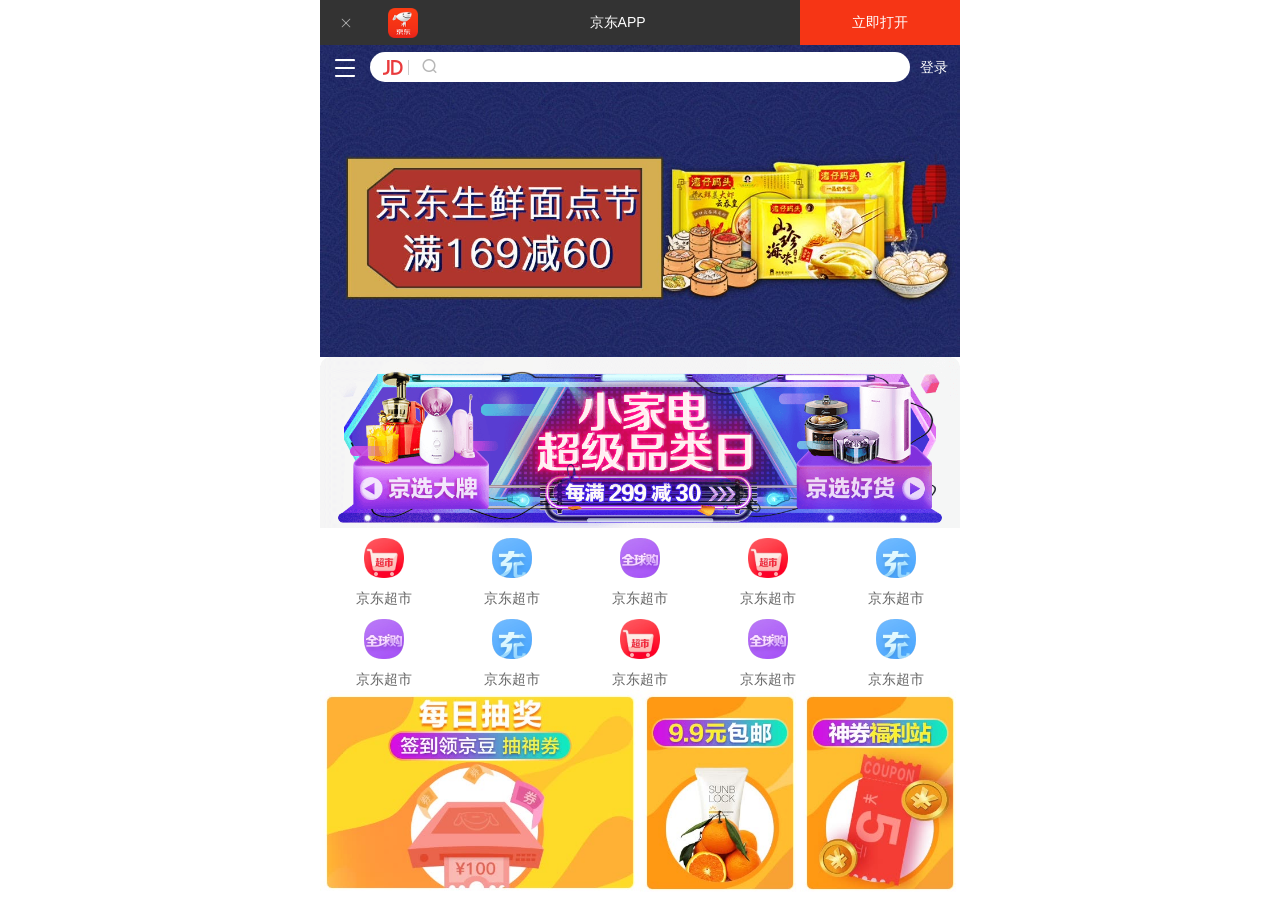
<file: jdH5(流式布局)/index.html>
<!DOCTYPE html>
<html lang="en"> 

<head>
    <meta charset="UTF-8">
    <!-- width=device-width(宽度为设备宽度)
    initial-scale=1.0（初始缩放倍数） -->
    <meta name="viewport"
        content="width=device-width, initial-scale=1.0, user-scalable=no, maximun-scale=1.0, minimum-scale=1.0">
    <link rel="stylesheet" href="css/normalize.css">
    <link rel="stylesheet" href="css/index.css">
    <title>Document</title>
</head>

<body>
    <!-- 顶部 -->
    <header class="app">
        <ul>
            <li>
                <img src="images/close.png" alt="">
            </li>
            <li>
                <img src="images/logo.png" alt="">
            </li>
            <li>京东APP</li>
            <li>立即打开</li>
        </ul>
    </header>
    <!-- 搜索 -->
    <div class="search_wrap">
        <div class="search_btn"></div>
        <div class="search">
            <div class="jd_icon"></div>
            <div class="sou"></div>
        </div>
        <div class="search_login">登录</div>
    </div>
    <!-- 主体内容部分 -->
    <div class="mainc"></div>
    <!-- 滑动图 -->
    <div class="slider">
        <img src="upload/banner.dpg" alt="">
    </div>

    <!-- 小家电品牌日 -->
    <div class="brand">
        <div>
            <a href="#"><img src="upload/pic11.dpg" alt=""></a>
        </div>
        <div>
            <a href="#"><img src="upload/pic22.dpg" alt=""></a>
        </div>
        <div>
            <a href="#"><img src="upload/pic33.dpg" alt=""></a>
        </div>
    </div>
    <!-- nav部分 -->
    <nav>
        <a href="#">
            <img src="upload/nav1.webp" alt="">
            <span>京东超市</span>
        </a>
        <a href="#">
            <img src="upload/nav3.webp" alt="">
            <span>京东超市</span>
        </a>
        <a href="#">
            <img src="upload/nav2.webp" alt="">
            <span>京东超市</span>
        </a>
        <a href="#">
            <img src="upload/nav1.webp" alt="">
            <span>京东超市</span>
        </a>
        <a href="#">
            <img src="upload/nav3.webp" alt="">
            <span>京东超市</span>
        </a>
        <a href="#">
            <img src="upload/nav2.webp" alt="">
            <span>京东超市</span>
        </a>
        <a href="#">
            <img src="upload/nav3.webp" alt="">
            <span>京东超市</span>
        </a>
        <a href="#">
            <img src="upload/nav1.webp" alt="">
            <span>京东超市</span>
        </a>
        <a href="#">
            <img src="upload/nav2.webp" alt="">
            <span>京东超市</span>
        </a>
        <a href="#">
            <img src="upload/nav3.webp" alt="">
            <span>京东超市</span>
        </a>
    </nav>
    <!-- 新闻 -->
    <div class="news">
        <a href="#">
            <img src="upload/new1.dpg" alt="">
        </a>
        <a href="#">
            <img src="upload/new2.dpg" alt="">
        </a>

        <a href="#">
            <img src="upload/new3.dpg" alt="">
        </a>
    </div>
</body>

</html>
</file>
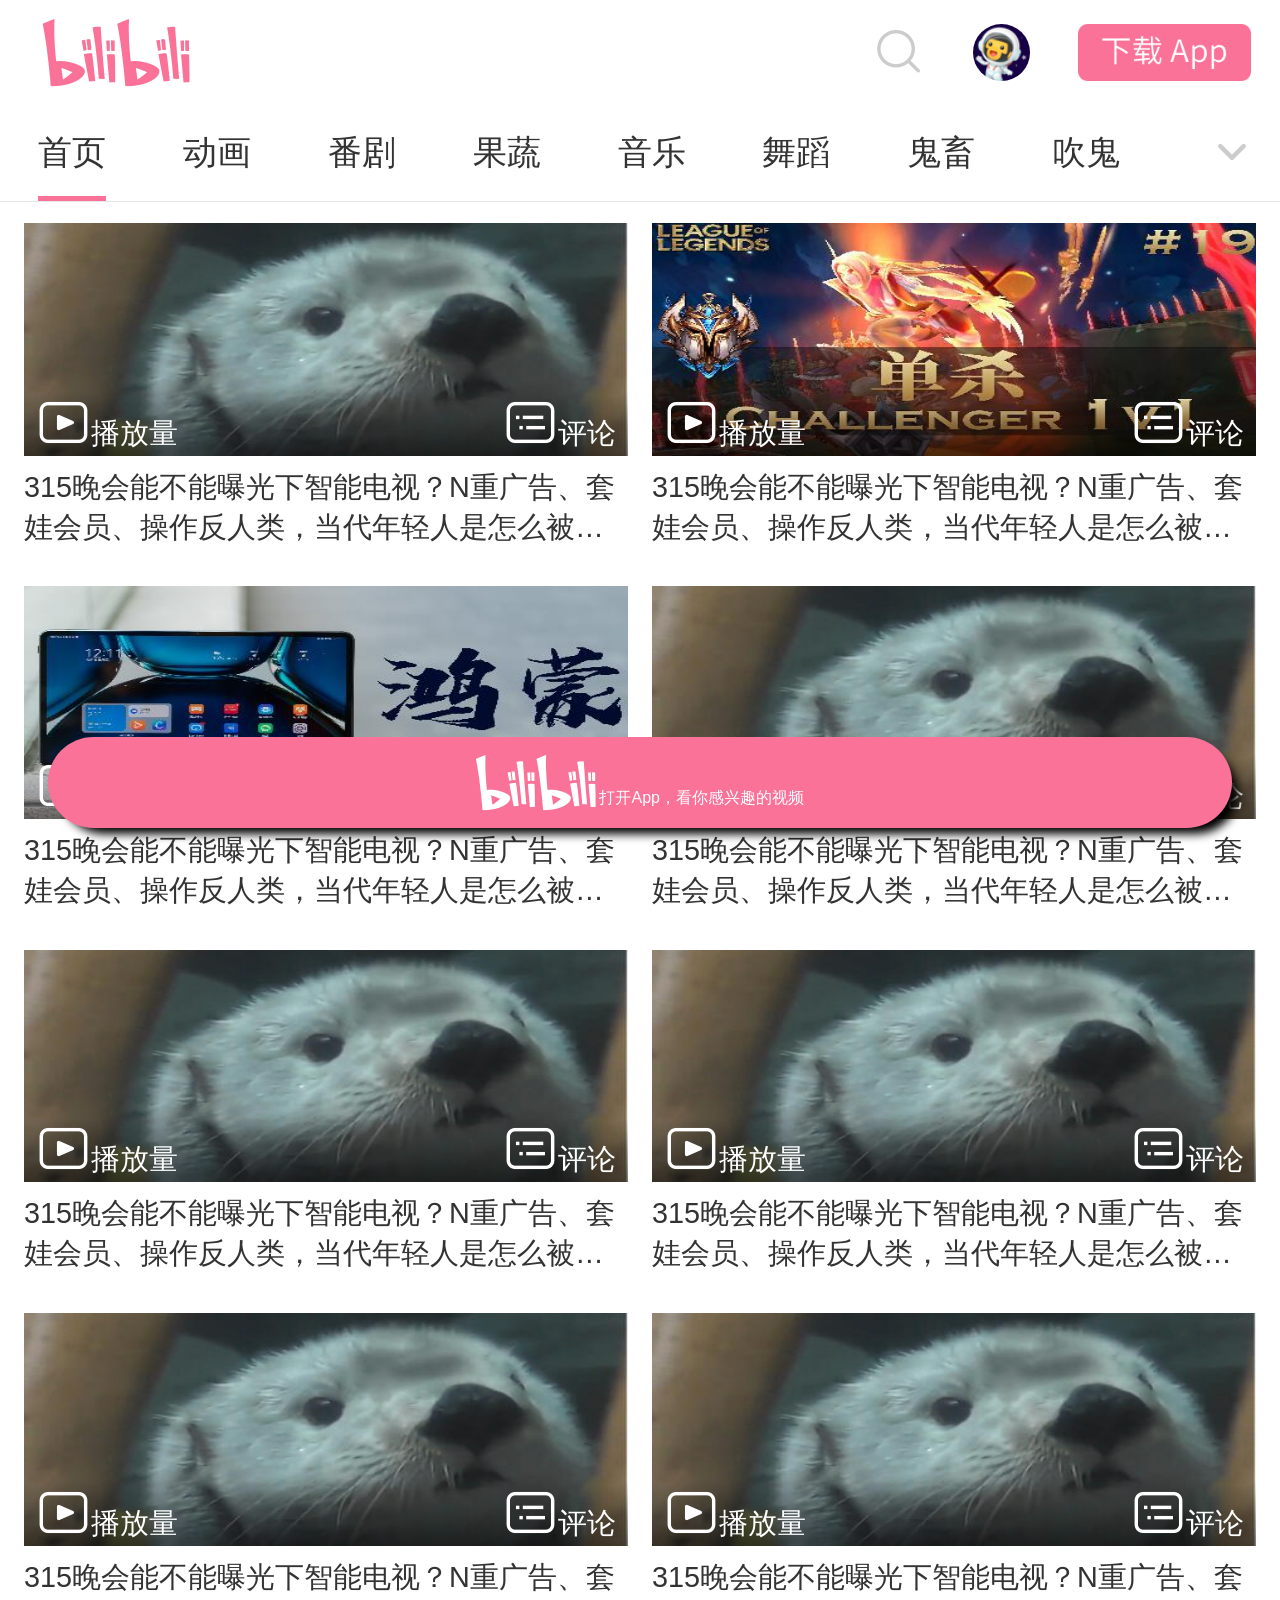
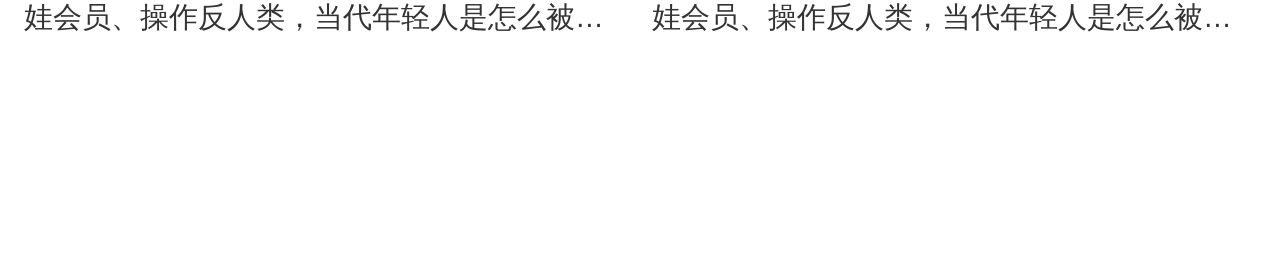
<file: m-bibi/index.html>
<!DOCTYPE html>
<html lang="en">

<head>
    <meta charset="UTF-8">
    <meta name="viewport" content="width=device-width, initial-scale=1.0">
    <title>biibii-干杯</title>
    <link rel="shortcut icon" href="favicon.ico" type="image/x-icon">
    <link rel="stylesheet" href="less/index.css">
    <link rel="stylesheet" href="fonts/iconfont.css">

</head>

<body>
    <!-- 头部 -->
    <header class="suspension">
        <div class="m-navbar">
            <!-- logo -->
            <a href="#" class="logo">
                <i class="iconfont Navbar_logo"></i>
            </a>
            <!-- right -->
            <div class="right">
                <a href="#" class="search">
                    <i class="iconfont ic_search_tab"></i>
                </a>
                <a href="#" class="face">
                    <img src="images/login.png" alt="">
                </a>
                <div class="app-btn">
                    <img src="images/download.png" alt="">
                </div>
            </div>
        </div>
        <div class="channel-menu">
            <div class="tabs">
                <div class="tabs-list">
                    <a href="#">首页</a>
                    <a href="#">动画</a>
                    <a href="#">番剧</a>
                    <a href="#">果蔬</a>
                    <a href="#">音乐</a>
                    <a href="#">舞蹈</a>
                    <a href="#">鬼畜</a>
                    <a href="#">吹鬼</a>
                    <!-- 红线 -->
                    <div class="line"></div>
                </div>
            </div>
            <div class="after">
                <i class="iconfont general_pulldown_s"></i>
            </div>
        </div>
    </header>
    <!-- 主体 -->
    <div class="m-home">
        <div class="video-list">
            <a href="#" class="video-item">
                <div class="card">
                    <img src="images/dog.jpg@480w_270h_1c" alt="">
                    <div class="count">
                        <span><i class="iconfont icon_shipin_bofangshu"></i>播放量</span>
                        <span><i class="iconfont icon_shipin_danmushu"></i>评论</span>
                    </div>
                </div>
                <p class="title ellipsis-2">315晚会能不能曝光下智能电视？N重广告、套娃会员、操作反人类，当代年轻人是怎么被智能电视逼疯的？【商业B面&牛顿】</p>
            </a>
            <a href="#" class="video-item">
                <div class="card">
                    <img src="images/1.jpg" alt="">
                    <div class="count">
                        <span><i class="iconfont icon_shipin_bofangshu"></i>播放量</span>
                        <span><i class="iconfont icon_shipin_danmushu"></i>评论</span>
                    </div>
                </div>
                <p class="title ellipsis-2">315晚会能不能曝光下智能电视？N重广告、套娃会员、操作反人类，当代年轻人是怎么被智能电视逼疯的？【商业B面&牛顿】</p>
            </a>
            <a href="#" class="video-item">
                <div class="card">
                    <img src="images/2.jpg" alt="">
                    <div class="count">
                        <span><i class="iconfont icon_shipin_bofangshu"></i>播放量</span>
                        <span><i class="iconfont icon_shipin_danmushu"></i>评论</span>
                    </div>
                </div>
                <p class="title ellipsis-2">315晚会能不能曝光下智能电视？N重广告、套娃会员、操作反人类，当代年轻人是怎么被智能电视逼疯的？【商业B面&牛顿】</p>
            </a>
            <a href="#" class="video-item">
                <div class="card">
                    <img src="images/dog.jpg@480w_270h_1c" alt="">
                    <div class="count">
                        <span><i class="iconfont icon_shipin_bofangshu"></i>播放量</span>
                        <span><i class="iconfont icon_shipin_danmushu"></i>评论</span>
                    </div>
                </div>
                <p class="title ellipsis-2">315晚会能不能曝光下智能电视？N重广告、套娃会员、操作反人类，当代年轻人是怎么被智能电视逼疯的？【商业B面&牛顿】</p>
            </a>
            <a href="#" class="video-item">
                <div class="card">
                    <img src="images/dog.jpg@480w_270h_1c" alt="">
                    <div class="count">
                        <span><i class="iconfont icon_shipin_bofangshu"></i>播放量</span>
                        <span><i class="iconfont icon_shipin_danmushu"></i>评论</span>
                    </div>
                </div>
                <p class="title ellipsis-2">315晚会能不能曝光下智能电视？N重广告、套娃会员、操作反人类，当代年轻人是怎么被智能电视逼疯的？【商业B面&牛顿】</p>
            </a>
            <a href="#" class="video-item">
                <div class="card">
                    <img src="images/dog.jpg@480w_270h_1c" alt="">
                    <div class="count">
                        <span><i class="iconfont icon_shipin_bofangshu"></i>播放量</span>
                        <span><i class="iconfont icon_shipin_danmushu"></i>评论</span>
                    </div>
                </div>
                <p class="title ellipsis-2">315晚会能不能曝光下智能电视？N重广告、套娃会员、操作反人类，当代年轻人是怎么被智能电视逼疯的？【商业B面&牛顿】</p>
            </a>
            <a href="#" class="video-item">
                <div class="card">
                    <img src="images/dog.jpg@480w_270h_1c" alt="">
                    <div class="count">
                        <span><i class="iconfont icon_shipin_bofangshu"></i>播放量</span>
                        <span><i class="iconfont icon_shipin_danmushu"></i>评论</span>
                    </div>
                </div>
                <p class="title ellipsis-2">315晚会能不能曝光下智能电视？N重广告、套娃会员、操作反人类，当代年轻人是怎么被智能电视逼疯的？【商业B面&牛顿】</p>
            </a>
            <a href="#" class="video-item">
                <div class="card">
                    <img src="images/dog.jpg@480w_270h_1c" alt="">
                    <div class="count">
                        <span><i class="iconfont icon_shipin_bofangshu"></i>播放量</span>
                        <span><i class="iconfont icon_shipin_danmushu"></i>评论</span>
                    </div>
                </div>
                <p class="title ellipsis-2">315晚会能不能曝光下智能电视？N重广告、套娃会员、操作反人类，当代年轻人是怎么被智能电视逼疯的？【商业B面&牛顿】</p>
            </a>
        </div>
        <footer class="app">
            <div class="btn_app">
                <i class="iconfont Navbar_logo"></i>
                打开App，看你感兴趣的视频
            </div>
        </footer>
    </div>
</body>

</html>
</file>
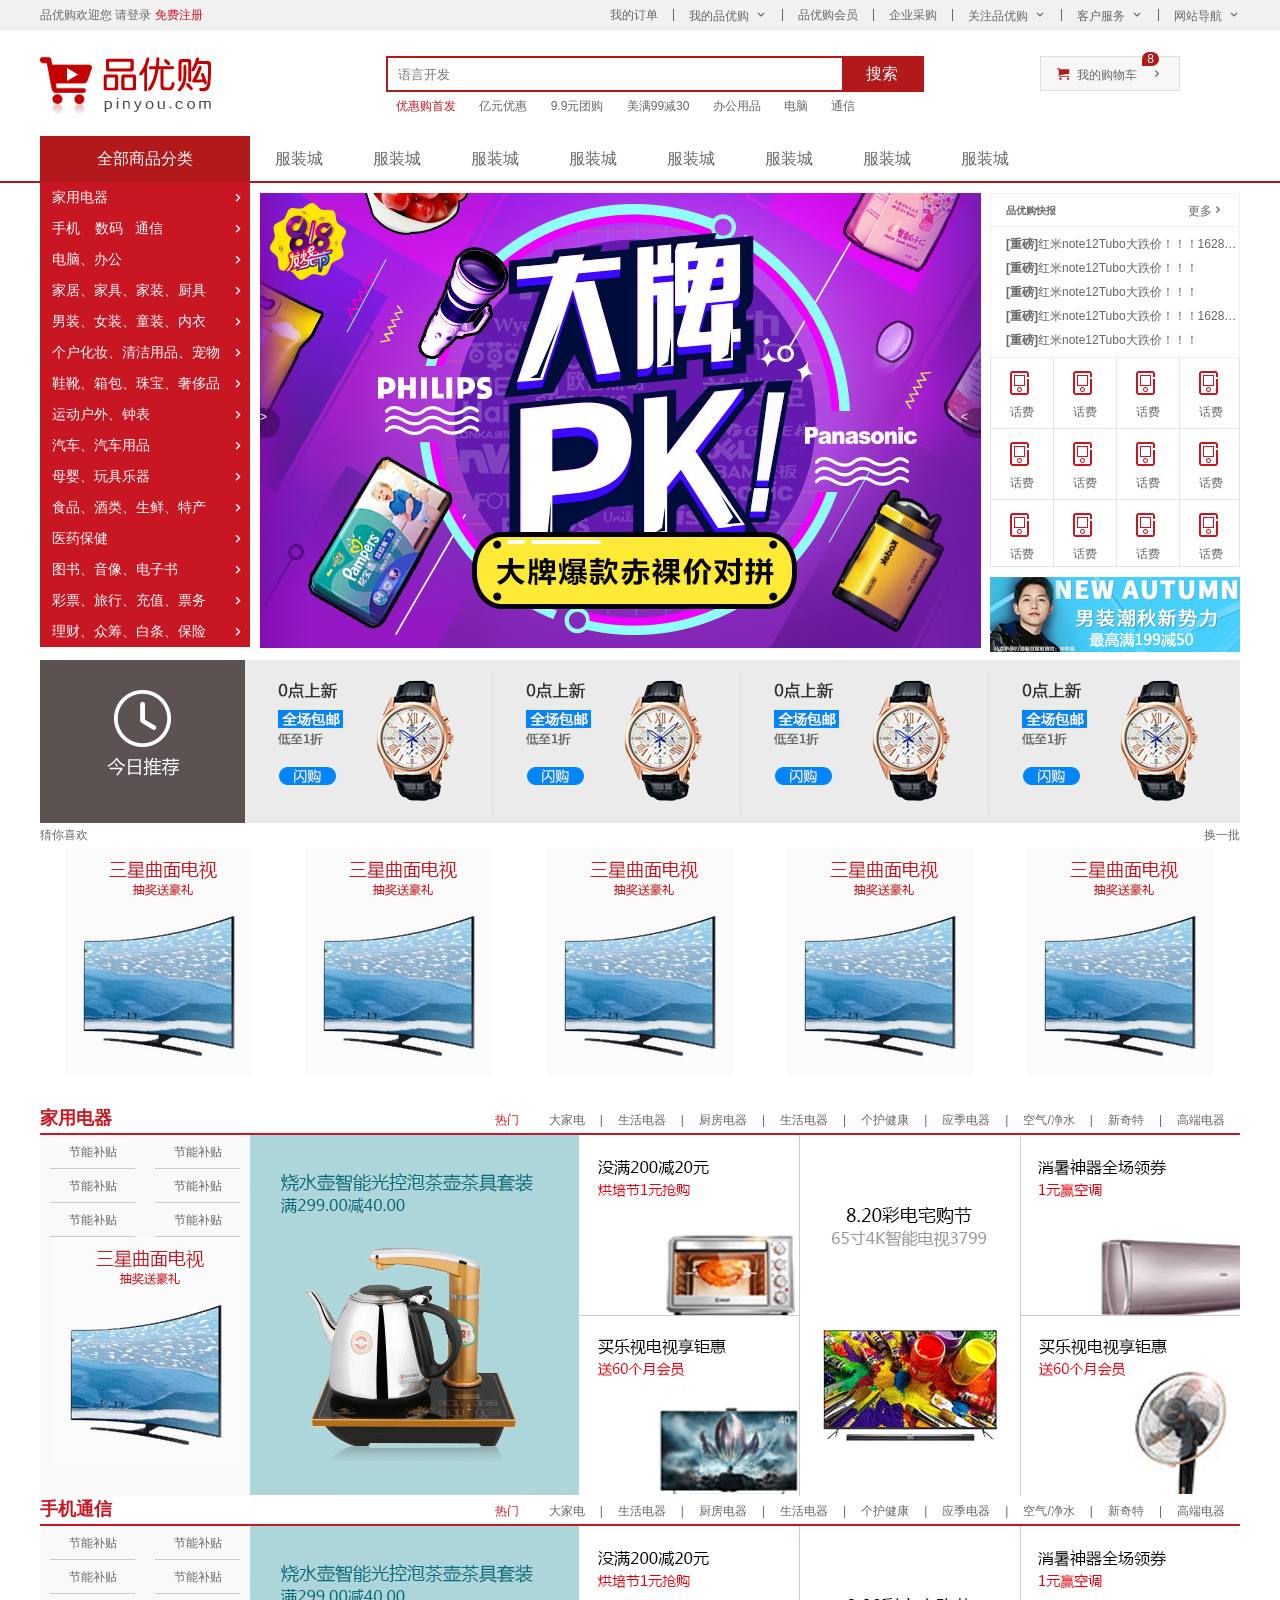
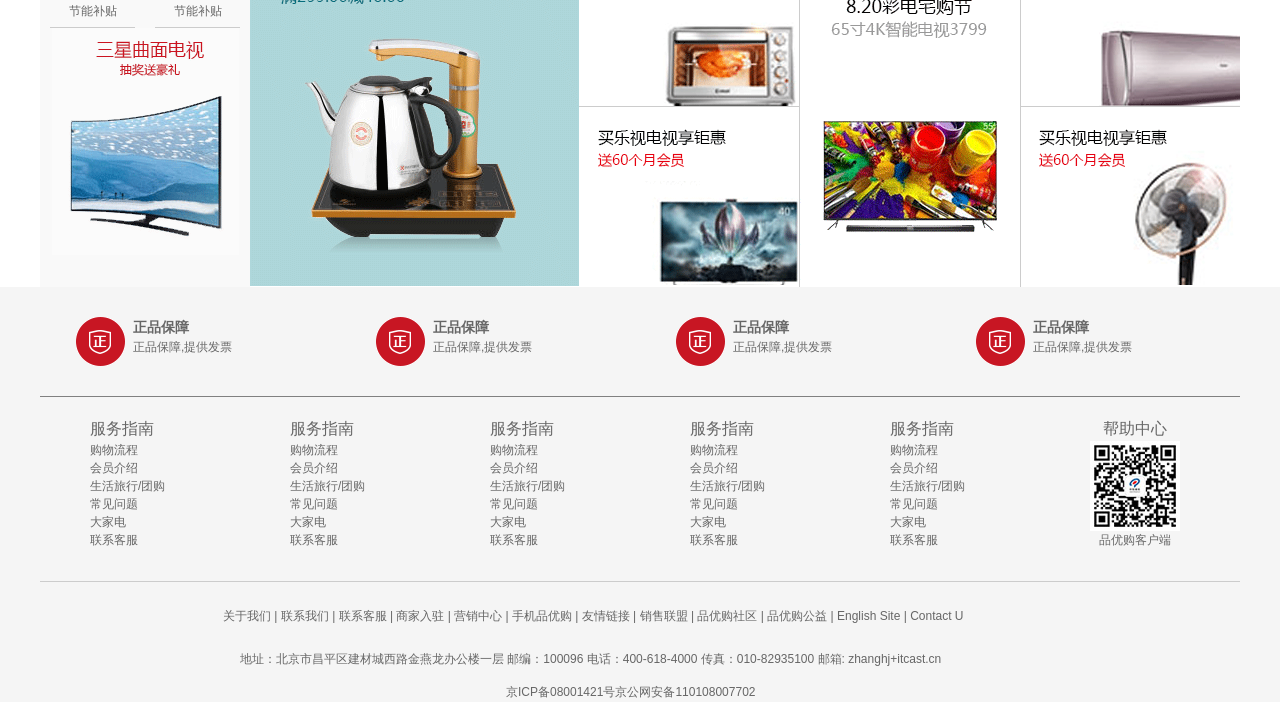
<file: shoping/index.html>
<!DOCTYPE html>
<html lang="zh-CN">
	<head>
		<meta charset="utf-8">
		<title>品优购商城-综合网购首选-正品低价、品质保障、配送及时、轻松购物！
		</title>
		<!-- 网站说明 -->
		<meta name="description"
		        content="品优购商城-专业的综合网上购物商城,销售家电、数码通讯、电脑、家居百货、服装服饰、母婴、图书、食品等数万个品牌优质商品.便捷、诚信的服务，为您提供愉悦的网上购物体验!" />
		<!-- 关键字 -->
		<meta name="keywords" content="网上购物,网上商城,手机,笔记本,电脑,MP3,CD,VCD,DV,相机,数码,配件,手表,存储卡,京东" />
		<!-- 引入favicon图标 -->
		<link rel="shortcut icon" href="favicon.ico" />
		<!-- 引入我们初始化样式文件 -->
		<link rel="stylesheet" href="css/base.css"/>
		<!-- 引入我们公共的样式文件 -->
		<link rel="stylesheet" href="css/common.css"/>
		<!-- 引入index.css文件 -->
		<link rel="stylesheet" href="css/index.css">
	</head>
	<body>
		<!-- 快捷导航模块 -->
		<section class="shortcut">
			<div class="w">
				<div class="fl">
					<ul>
						<li>品优购欢迎您&nbsp;</li>
						<li>
							<a href="#">请登录</a>&nbsp;<a href="register.html" class="style_red">免费注册</a>
						</li>
					</ul>
				</div>
				<div class="fr">
					<ul>
						<li>我的订单</li>
						<li></li>
						<li class="arrow-icon">我的品优购</li>
						<li></li>
						<li>品优购会员</li>
						<li></li>
						<li>企业采购</li>
						<li></li>
						<li class="arrow-icon">关注品优购</li>
						<li></li>
						<li class="arrow-icon">客户服务</li>
						<li></li>
						<li class="arrow-icon">网站导航</li>
					</ul>
				</div>
			</div>
		</section>
		<!-- 快捷导航模块 end-->
		<!-- header头部模块制作 start -->
		<header class="header w">
			<!-- logo模块 -->
			<div class="logo">
				<h1><a href="index.html" title="品优购商城">品优购商城</a></h1>
			</div>
			<!-- search搜索模块 -->
			<div class="search">
				<input type="search" name="" id="" placeholder="语言开发" />
				<button>搜索</button>
			</div>
			<!-- hotwords模块制作 -->
			<div class="hotwords">
				<a href="#" class="style_red">优惠购首发</a>
				<a href="#">亿元优惠</a>
				<a href="#">9.9元团购</a>
				<a href="#">美满99减30</a>
				<a href="#">办公用品</a>
				<a href="#">电脑</a>
				<a href="#">通信</a>
			</div>
			<!-- 购物车模块 -->
			<div class="shopcar">
				我的购物车
				<i class="count">8</i>
			</div>
		</header>
		<!-- header头部模块制作 end -->		
		<!-- nav模块制作 start-->
		<div class="nev">
			<div class="w">
				<div class="dropdown">
					<div class="dt">全部商品分类</div>
					<div class="dd">
						<ul>
							<li><a href="#">家用电器</a></li>
							<li><a href="list.html">手机</a>、 <a href="#">数码</a>、<a href="#">通信</a> </li>
							<li><a href="#">电脑、办公</a> </li>
							<li><a href="#">家居、家具、家装、厨具</a> </li>
							<li><a href="#">男装、女装、童装、内衣</a> </li>
							<li><a href="#">个户化妆、清洁用品、宠物</a> </li>
							<li><a href="#">鞋靴、箱包、珠宝、奢侈品</a> </li>
							<li><a href="#">运动户外、钟表</a> </li>
							<li><a href="#">汽车、汽车用品</a> </li>
							<li><a href="#">母婴、玩具乐器</a> </li>
							<li><a href="#">食品、酒类、生鲜、特产</a> </li>
							<li><a href="#">医药保健</a> </li>
							<li><a href="#">图书、音像、电子书</a> </li>
							<li><a href="#">彩票、旅行、充值、票务</a> </li>
							<li><a href="#">理财、众筹、白条、保险</a> </li>
						</ul>
					</div>
				</div>
				<div class="navitems">
					<ul>
						<li><a href="#">服装城</a></li>
						<li><a href="#">服装城</a></li>
						<li><a href="#">服装城</a></li>
						<li><a href="#">服装城</a></li>
						<li><a href="#">服装城</a></li>
						<li><a href="#">服装城</a></li>
						<li><a href="#">服装城</a></li>
						<li><a href="#">服装城</a></li>
					</ul>
				</div>
			</div>
		</div>
		<!-- nav模块制作 end-->
		<!-- 首页专有的模块 main start -->
		<div class="w">
			<div class="main">
				<div class="focus">
					<ul>
						<li>
							<img src="upload/focus1.png" >
							<a href="#" class="prev"> > </a>
							<a href="#" class="prev_right"> < </a>
						</li>
					</ul>
				</div>
				<div class="newsflash">
					<div class="news">
						<div class="new-hd">
							<h5>品优购快报</h5>
							<a href="#" class="more">更多</a>
						</div>
						<div class="new-bd">
							<ul>
								<li><a href="#"><strong>[重磅]</strong>红米note12Tubo大跌价！！！1628￥1628￥</a></li>
								<li><a href="#"><strong>[重磅]</strong>红米note12Tubo大跌价！！！</a></li>
								<li><a href="#"><strong>[重磅]</strong>红米note12Tubo大跌价！！！</a></li>
								<li><a href="#"><strong>[重磅]</strong>红米note12Tubo大跌价！！！1628￥1628￥</a></li>
								<li><a href="#"><strong>[重磅]</strong>红米note12Tubo大跌价！！！</a></li>
							</ul>
						</div>
					</div>
					<div class="lifeservice">
						<ul>
							<li>
								<i></i>
								<p>话费</p>
							</li>
							<li>
								<i></i>
								<p>话费</p>
							</li>
							<li>
								<i></i>
								<p>话费</p>
							</li>
							<li>
								<i></i>
								<p>话费</p>
							</li>
							<li>
								<i></i>
								<p>话费</p>
							</li>
							<li>
								<i></i>
								<p>话费</p>
							</li>
							<li>
								<i></i>
								<p>话费</p>
							</li>
							<li>
								<i></i>
								<p>话费</p>
							</li>
							<li>
								<i></i>
								<p>话费</p>
							</li>
							<li>
								<i></i>
								<p>话费</p>
							</li>
							<li>
								<i></i>
								<p>话费</p>
							</li>
							<li>
								<i></i>
								<p>话费</p>
							</li>
						</ul>
					</div>
					<div class="bargin">
						<img src="upload/bargain.png" >
					</div>
				</div>
			</div>
		</div>
		<!-- 首页专有的模块 end -->
		<!-- 推荐模块 start-->
		<div class="w recom">
			<div class="recom_hd">
				<img src="images/recom.png" >
			</div>
			<div class="recom_bd">
				<ul>
					<li><img src="upload/recom_03.jpg" ></li>
					<li><img src="upload/recom_03.jpg" ></li>
					<li><img src="upload/recom_03.jpg" ></li>
					<li><img src="upload/recom_03.jpg" ></li>
				</ul>
			</div>
		</div>
		<!-- 推荐模块 end-->
		<!-- 猜你喜欢 start -->
			<div class="w tou">
				<span class="l_liftt">猜你喜欢</span>
				<span class="r_right"><a href="#">换一批</a></span>
			</div>
		<div class="w cnxh">
			<img src="upload/floor-1-1.png">
			<img src="upload/floor-1-1.png">
			<img src="upload/floor-1-1.png">
			<img src="upload/floor-1-1.png">
			<img src="upload/floor-1-1.png">
		</div>
		<!-- 猜你喜欢 end -->
		<!-- 楼层区域制作 start -->
		<div class="floor">
			<!-- 1楼家用电器 -->
			<div class="w jiadian">
				<div class="box_hd">
					<h3>家用电器</h3>
					<div class="tab_list">
						<ul>
							<li><a href="#" class="style_red">热门</a></li>
							<li><a href="#">大家电</a>|</li>
							<li><a href="#">生活电器</a>|</li>
							<li><a href="#">厨房电器</a>|</li>
							<li><a href="#">生活电器</a>|</li>
							<li><a href="#">个护健康</a>|</li>
							<li><a href="#">应季电器</a>|</li>
							<li><a href="#">空气/净水</a>|</li>
							<li><a href="#">新奇特</a>|</li>
							<li><a href="#"> 高端电器</a></li>
						</ul>
						</ul>
					</div>
				</div>
				<div class="box_bd">
					<div class="tab_cente">
						<div class="tab_list_item">
							<div class="col_210">
								<ul>
									<li><a href="#">节能补贴</a></li>
									<li><a href="#">节能补贴</a></li>
									<li><a href="#">节能补贴</a></li>
									<li><a href="#">节能补贴</a></li>
									<li><a href="#">节能补贴</a></li>
									<li><a href="#">节能补贴</a></li>
								</ul>
								<a href="#">
									<img src="upload/floor-1-1.png" >
								</a>
							</div>
							<div class="col_329">
								<a href="#">
									<img src="upload/floor-1-b01.png" >
								</a>
							</div>
							<div class="col_221">
								<a href="#" class="bb">
									<img src="upload/floor-1-2.png" >
								</a>
								<a href="#">
									<img src="upload/floor-1-3.png" >
								</a>
							</div>
							<div class="col_221">
								<a href="#">
									<img src="upload/floor-1-4.png" >
								</a>
							</div>
							<div class="col_219">
								<a href="#" class="bb">
									<img src="upload/floor-1-5.png" >
								</a>
								<a href="#">
									<img src="upload/floor-1-6.png" >
								</a>
							</div>
						</div>
					</div>
				</div>
			</div>
		</div>
			<!-- 2楼家手机 -->
		<div class="w shouji">
				<div class="box_hd">
					<h3>手机通信</h3>
					<div class="tab_list">
						<ul>
							<li><a href="#" class="style_red">热门</a></li>
							<li><a href="#">大家电</a>|</li>
							<li><a href="#">生活电器</a>|</li>
							<li><a href="#">厨房电器</a>|</li>
							<li><a href="#">生活电器</a>|</li>
							<li><a href="#">个护健康</a>|</li>
							<li><a href="#">应季电器</a>|</li>
							<li><a href="#">空气/净水</a>|</li>
							<li><a href="#">新奇特</a>|</li>
							<li><a href="#"> 高端电器</a></li>
						</ul>
						</ul>
					</div>
				</div>
				<div class="box_bd">
					<div class="tab_cente">
						<div class="tab_list_item">
							<div class="col_210">
								<ul>
									<li><a href="#">节能补贴</a></li>
									<li><a href="#">节能补贴</a></li>
									<li><a href="#">节能补贴</a></li>
									<li><a href="#">节能补贴</a></li>
									<li><a href="#">节能补贴</a></li>
									<li><a href="#">节能补贴</a></li>
								</ul>
								<a href="#">
									<img src="upload/floor-1-1.png" >
								</a>
							</div>
							<div class="col_329">
								<a href="#">
									<img src="upload/floor-1-b01.png" >
								</a>
							</div>
							<div class="col_221">
								<a href="#" class="bb">
									<img src="upload/floor-1-2.png" >
								</a>
								<a href="#">
									<img src="upload/floor-1-3.png" >
								</a>
							</div>
							<div class="col_221">
								<a href="#">
									<img src="upload/floor-1-4.png" >
								</a>
							</div>
							<div class="col_219">
								<a href="#" class="bb">
									<img src="upload/floor-1-5.png" >
								</a>
								<a href="#">
									<img src="upload/floor-1-6.png" >
								</a>
							</div>
						</div>
					</div>
				</div>
			</div>
		</div>
		<!-- 楼层区域制作 end -->
		<!-- 底部模块制作 start-->
		<footer class="footer">
			<div class="w">
				<div class="mod_service">
					<ul>
						<li>
							<h5></h5>
							<div class="service_txt">
								<h4>正品保障</h5>
								<p>正品保障,提供发票</p>
							</div>
						</li>
						<li>
							<h5></h5>
							<div class="service_txt">
								<h4>正品保障</h5>
								<p>正品保障,提供发票</p>
							</div>
						</li>
						<li>
							<h5></h5>
							<div class="service_txt">
								<h4>正品保障</h5>
								<p>正品保障,提供发票</p>
							</div>
						</li>
						<li>
							<h5></h5>
							<div class="service_txt">
								<h4>正品保障</h5>
								<p>正品保障,提供发票</p>
							</div>
						</li>
					</ul>
				</div>
				<div class="mod_help">
					<dl>
						<dt>服务指南</dt>
						<dd><a href="#">购物流程</a></dd>
						<dd><a href="#">会员介绍</a></dd>
						<dd><a href="#">生活旅行/团购</a></dd>
						<dd><a href="#">常见问题</a></dd>
						<dd><a href="#">大家电</a></dd>
						<dd><a href="#">联系客服</a></dd>
					</dl>
					<dl>
						<dt>服务指南</dt>
						<dd><a href="#">购物流程</a></dd>
						<dd><a href="#">会员介绍</a></dd>
						<dd><a href="#">生活旅行/团购</a></dd>
						<dd><a href="#">常见问题</a></dd>
						<dd><a href="#">大家电</a></dd>
						<dd><a href="#">联系客服</a></dd>
					</dl>
					<dl>
						<dt>服务指南</dt>
						<dd><a href="#">购物流程</a></dd>
						<dd><a href="#">会员介绍</a></dd>
						<dd><a href="#">生活旅行/团购</a></dd>
						<dd><a href="#">常见问题</a></dd>
						<dd><a href="#">大家电</a></dd>
						<dd><a href="#">联系客服</a></dd>
					</dl>
					<dl>
						<dt>服务指南</dt>
						<dd><a href="#">购物流程</a></dd>
						<dd><a href="#">会员介绍</a></dd>
						<dd><a href="#">生活旅行/团购</a></dd>
						<dd><a href="#">常见问题</a></dd>
						<dd><a href="#">大家电</a></dd>
						<dd><a href="#">联系客服</a></dd>
					</dl>
					<dl>
						<dt>服务指南</dt>
						<dd><a href="#">购物流程</a></dd>
						<dd><a href="#">会员介绍</a></dd>
						<dd><a href="#">生活旅行/团购</a></dd>
						<dd><a href="#">常见问题</a></dd>
						<dd><a href="#">大家电</a></dd>
						<dd><a href="#">联系客服</a></dd>
					</dl>
					<dl>
						<dt>帮助中心</dt>
						<dd>
							<img src="images/wx_cz.jpg" >
							品优购客户端
						</dd>
					</dl>
				</div>
				<div class="mod_copyright">
					<div class="links">
						<a href="#">关于我们</a>  |  <a href="#">联系我们</a>  |  <a href="#">联系客服</a>  |  <a href="#">商家入驻</a>  |  <a href="#">营销中心</a>  |  <a href="#">手机品优购</a>  |  <a href="#">友情链接</a>  |  <a href="#">销售联盟</a>  |  <a href="#">品优购社区</a>  |  <a href="#">品优购公益</a>  |  <a href="#">English Site</a>  |  <a href="#">Contact U</a>
					</div>
					<div class="copyright">
						地址：北京市昌平区建材城西路金燕龙办公楼一层 邮编：100096 电话：400-618-4000 传真：010-82935100 邮箱: zhanghj+itcast.cn <br>
					</div>
					<div class="copybotton">京ICP备08001421号京公网安备110108007702</div>
				</div>
			</div>
		</footer>
		<!-- 底部模块制作 end-->
	</body>
</html>
</file>
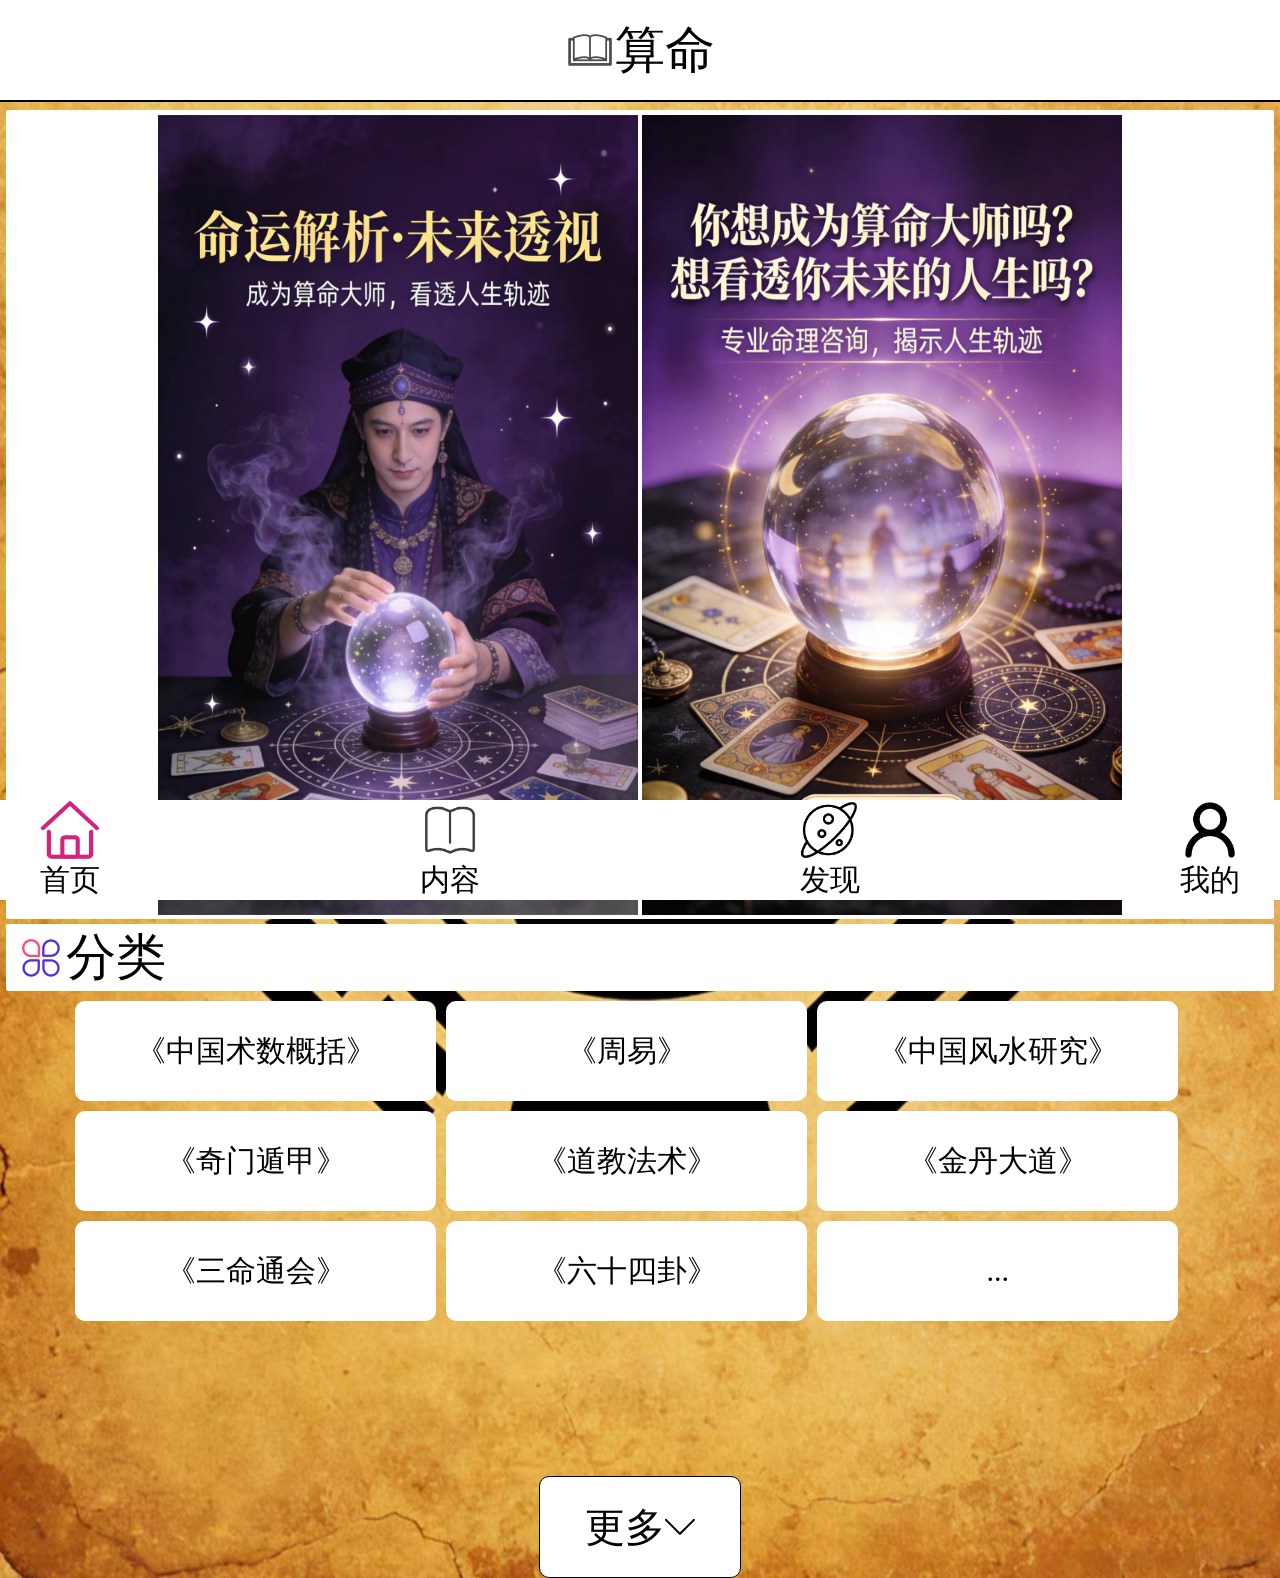
<file: 中国话术概括/index.html>
<!DOCTYPE html>
<html>
	<head>
		<meta charset="utf-8">
		<title>中国数术概括</title>
		
		<link rel="stylesheet" type="text/css" href="css/index.css"/>
		<link rel="stylesheet" type="text/css" href="css/quanju.css"/>
		
	</head>
	<body class="body">
		<div class="max_div">
		<img src="fonts/shu.png" ><p>算命</p>
		</div>
		
		<div style="height: 100px;"></div>
		
		<div class="uiop">
			<div class="div1">
				<div class="ww">
					<img src="fonts/bjl.jpg" >
					<img src="fonts/bjr.jpg" >
				</div>
			</div>
			
			<div id="fl">
				<img src="fonts/fenlei.png" >
				<p>分类</p>
			</div>
			
			<div id="sm">
				<div><a href="shuji/zhssgk.html">《中国术数概括》</a></div>
				<div>《周易》</div>
				<div>《中国风水研究》</div>
				<div>《奇门遁甲》</div>
				<div>《道教法术》</div>
				<div>《金丹大道》</div>
				<div>《三命通会》</div>
				<div>《六十四卦》</div>
				<div>...</div>
			</div>
			
			<div class="kk">更多<img src="fonts/gd.png" ></div>
			
		</div>
		
		<div class="ii">
			<div><a href="index.html"><img src="fonts/sy_l.png" ></a><p>首页</p></div>
			<div><a href="feed.html"><img src="fonts/nr_h.png" ></a><p>内容</p></div>
			<div><a href="find.html"><img src="fonts/fx_h.png" ></a><p>发现</p></div>
			<div><a href="mine.html"><img src="fonts/wd_h.png" ></a><p>我的</p></div>
		</div>
	</body>
</html>

<script type="text/javascript">
	document.querySelector(".kk").onclick=function(){
		alert('功能开发中，敬请期待~');
	}
</script>
</file>
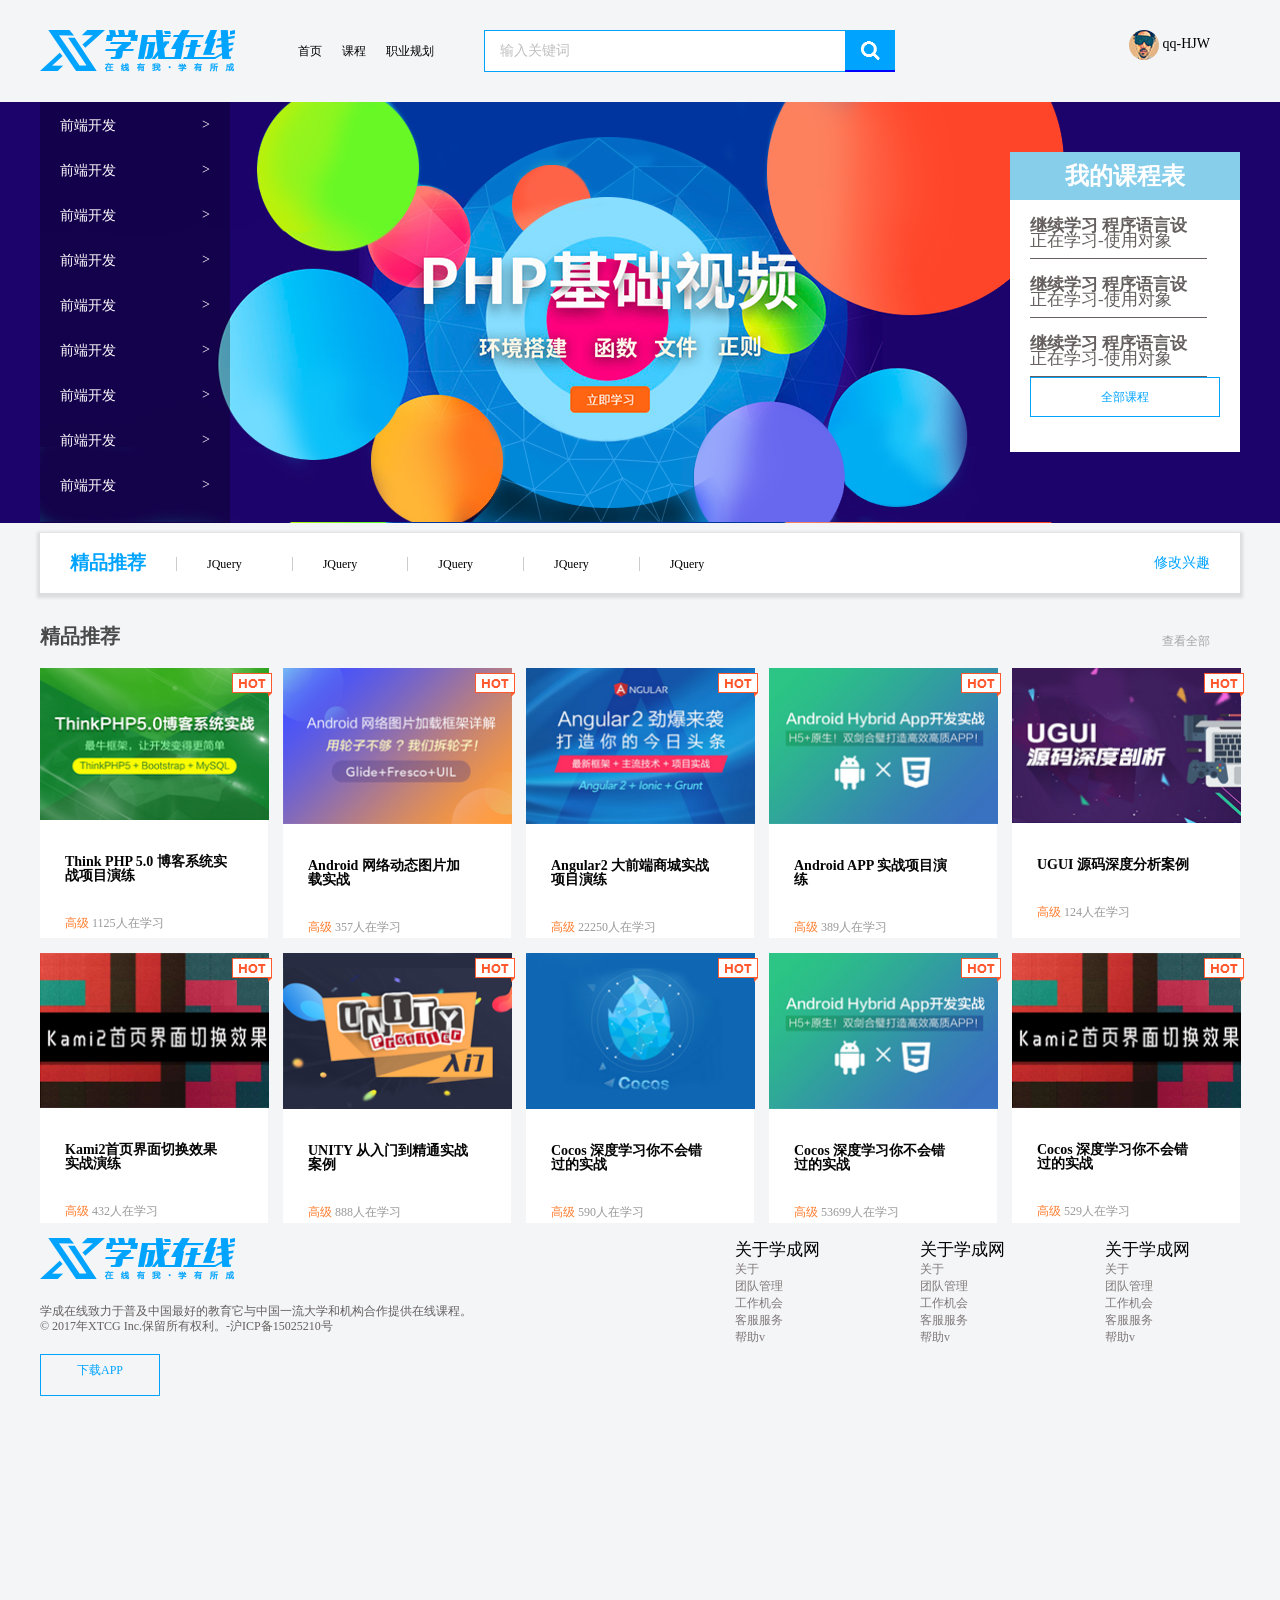
<file: 学成在线study/index.html>
<!DOCTYPE html>
<html lang="en">

<head>
    <meta charset="UTF-8">
    <meta name="viewport" content="width=device-width, initial-scale=1.0">
    <title>学成在线网</title>
    <link rel="stylesheet" href="stylex.css">
</head>

<body>
    <div class="header w">
        <!-- logo部分 -->
        <div class="logo">
            <img src="logo.png">
        </div>
        <!-- 导航栏部分 -->
        <div class="nav">
            <ul>
                <li><a href="#">首页</a></li>
                <li><a href="#">课程</a></li>
                <li class="xiao3"><a href="#">职业规划</a></li>
            </ul>
        </div>
        <!-- 搜索模块 -->
        <div class="search">
            <input type="text" value="输入关键词">
            <button><img src="btn.png"></button>
        </div>
        <!-- 用户模块 -->
        <div class="user">
            <img src="user.png">
            qq-HJW
        </div>

    </div>
    <!-- banner部分开始 -->
    <div class="banner">
        <!-- 版心开始 -->
        <div class="w">
            <!-- <img src="banner2.png"> -->
            <div class="subav">
                <ul>
                    <li><a href="#">前端开发 <span> &gt; </span> </a></li>
                    <li><a href="#">前端开发 <span> &gt; </span> </a></li>
                    <li><a href="#">前端开发 <span> &gt; </span> </a></li>
                    <li><a href="#">前端开发 <span> &gt; </span> </a></li>
                    <li><a href="#">前端开发 <span> &gt; </span> </a></li>
                    <li><a href="#">前端开发 <span> &gt; </span> </a></li>
                    <li><a href="#">前端开发 <span> &gt; </span> </a></li>
                    <li><a href="#">前端开发 <span> &gt; </span> </a></li>
                    <li><a href="#">前端开发 <span> &gt; </span> </a></li>
                </ul>
            </div>

            <!-- 课程表 -->
            <div class="course">
                <h2>我的课程表</h2>
                <div class="bd">
                    <ul>
                        <li>
                            <h4>继续学习 程序语言设</h4>
                            <p>正在学习-使用对象</p>
                        </li>
                        <li>
                            <h4>继续学习 程序语言设</h4>
                            <p>正在学习-使用对象</p>
                        </li>
                        <li>
                            <h4>继续学习 程序语言设</h4>
                            <p>正在学习-使用对象</p>
                        </li>
                    </ul>

                    <a href="#" class="lj">全部课程</a>

                </div>
            </div>
        </div>
    </div>
    <div class="goos w">
        <div class="gooe w">
            <h3>精品推荐</h3>
            <ul>
                <li><a href="#">JQuery</a></li>
                <li><a href="#">JQuery</a></li>
                <li><a href="#">JQuery</a></li>
                <li><a href="#">JQuery</a></li>
                <li><a href="#">JQuery</a></li>
            </ul>

            <a href="#" class="mod">修改兴趣</a>
            <!-- 精品推荐结束 -->
        </div>
    </div>

    <div class="box w">
        <div class="box-hd">
            <h3>精品推荐</h3>
            <a href="#">查看全部</a>
        </div>
        <div class="box-bd">
            <ul>
                <!-- <li>
                    <em>
                        <img src="hot.png" alt="">
                    </em>
                    <img src="pic.png" alt="">
                    <h4>Think PHP 5.0博客系统实战项目演练</h4>
                    <div class="info"><span>高级</span> 1125人在学习</div>
                </li> -->
                <!-- <li>
                    <img src="pic.png" alt="">
                    <h4>Think PHP 5.0博客系统实战项目演练</h4>
                    <div class="info"><span>高级</span> 1125人在学习</div>
                </li>
                <li>
                    <img src="pic.png" alt="">
                    <h4>Think PHP 5.0博客系统实战项目演练</h4>
                    <div class="info"><span>高级</span> 1125人在学习</div>
                </li>
                <li>
                    <img src="pic.png" alt="">
                    <h4>Think PHP 5.0博客系统实战项目演练</h4>
                    <div class="info"><span>高级</span> 1125人在学习</div>
                </li>
                <li>
                    <img src="pic.png" alt="">
                    <h4>Think PHP 5.0博客系统实战项目演练</h4>
                    <div class="info"><span>高级</span> 1125人在学习</div>
                </li>
                <li>
                    <em>
                        <img src="hot.png" alt="">
                    </em>
                    <img src="pic.png" alt="">
                    <h4>Think PHP 5.0博客系统实战项目演练</h4>
                    <div class="info"><span>高级</span> 1125人在学习</div>
                </li>
                <li>
                    <img src="pic.png" alt="">
                    <h4>Think PHP 5.0博客系统实战项目演练</h4>
                    <div class="info"><span>高级</span> 1125人在学习</div>
                </li>
                <li>
                    <em>
                        <img src="hot.png" alt="">
                    </em>
                    <img src="pic.png" alt="">
                    <h4>Think PHP 5.0博客系统实战项目演练</h4>
                    <div class="info"><span>高级</span> 1125人在学习</div>
                </li>
                <li>
                    <img src="pic.png" alt="">
                    <h4>Think PHP 5.0博客系统实战项目演练</h4>
                    <div class="info"><span>高级</span> 1125人在学习</div>
                </li>
                <li>
                    <img src="pic.png" alt="">
                    <h4>Think PHP 5.0博客系统实战项目演练</h4>
                    <div class="info"><span>高级</span> 1125人在学习</div>
                </li> -->
                <script>
                    let data = [
                        {
                            src: 'pic.png',
                            title: 'Think PHP 5.0 博客系统实战项目演练',
                            num: 1125
                        },
                        {
                            src: 'course02.png',
                            title: 'Android 网络动态图片加载实战',
                            num: 357
                        },
                        {
                            src: 'course03.png',
                            title: 'Angular2 大前端商城实战项目演练',
                            num: 22250
                        },
                        {
                            src: 'course04.png',
                            title: 'Android APP 实战项目演练',
                            num: 389
                        },
                        {
                            src: 'course05.png',
                            title: 'UGUI 源码深度分析案例',
                            num: 124
                        },
                        {
                            src: 'course06.png',
                            title: 'Kami2首页界面切换效果实战演练',
                            num: 432
                        },
                        {
                            src: 'course07.png',
                            title: 'UNITY 从入门到精通实战案例',
                            num: 888
                        },
                        {
                            src: 'course08.png',
                            title: 'Cocos 深度学习你不会错过的实战',
                            num: 590
                        },
                        {
                            src: 'course04.png',
                            title: 'Cocos 深度学习你不会错过的实战',
                            num: 53699
                        },
                        {
                            src: 'course06.png',
                            title: 'Cocos 深度学习你不会错过的实战',
                            num: 529
                        },
                    ]
                    for (let i = 0; i < data.length; i++) {
                        document.write(`
                        <li>
                            <em>
                                <img src="hot.png" alt="">
                            </em>
                            <img src=${data[i].src} alt="">
                            <h4>${data[i].title}</h4>
                            <div class="info"><span>高级</span> ${data[i].num}人在学习</div>
                        </li>
                        `)
                    }
                </script>
            </ul>
        </div>
    </div>
    <div class="footer">
        <div class="w">
            <div class="copyright">
                <img src="logo.png" alt="">
                <p>学成在线致力于普及中国最好的教育它与中国一流大学和机构合作提供在线课程。<br>
                    © 2017年XTCG Inc.保留所有权利。-沪ICP备15025210号</p>

                <a href="#" class="APP">下载APP</a>
            </div>

            <!-- 右下盒子开始 -->
            <div class="links">
                <dl>
                    <dt>关于学成网</dt>
                    <dd><a href="#">关于</a></dd>
                    <dd><a href="#">团队管理</a></dd>
                    <dd><a href="#">工作机会</a></dd>
                    <dd><a href="#">客服服务</a></dd>
                    <dd><a href="#">帮助v</a></dd>
                </dl>
                <dl class="xx">
                    <dt>关于学成网</dt>
                    <dd><a href="#">关于</a></dd>
                    <dd><a href="#">团队管理</a></dd>
                    <dd><a href="#">工作机会</a></dd>
                    <dd><a href="#">客服服务</a></dd>
                    <dd><a href="#">帮助v</a></dd>
                </dl>
                <dl class="zz">
                    <dt>关于学成网</dt>
                    <dd><a href="#">关于</a></dd>
                    <dd><a href="#">团队管理</a></dd>
                    <dd><a href="#">工作机会</a></dd>
                    <dd><a href="#">客服服务</a></dd>
                    <dd><a href="#">帮助v</a></dd>
                </dl>

            </div>
        </div>
    </div>
</body>

</html>
</file>
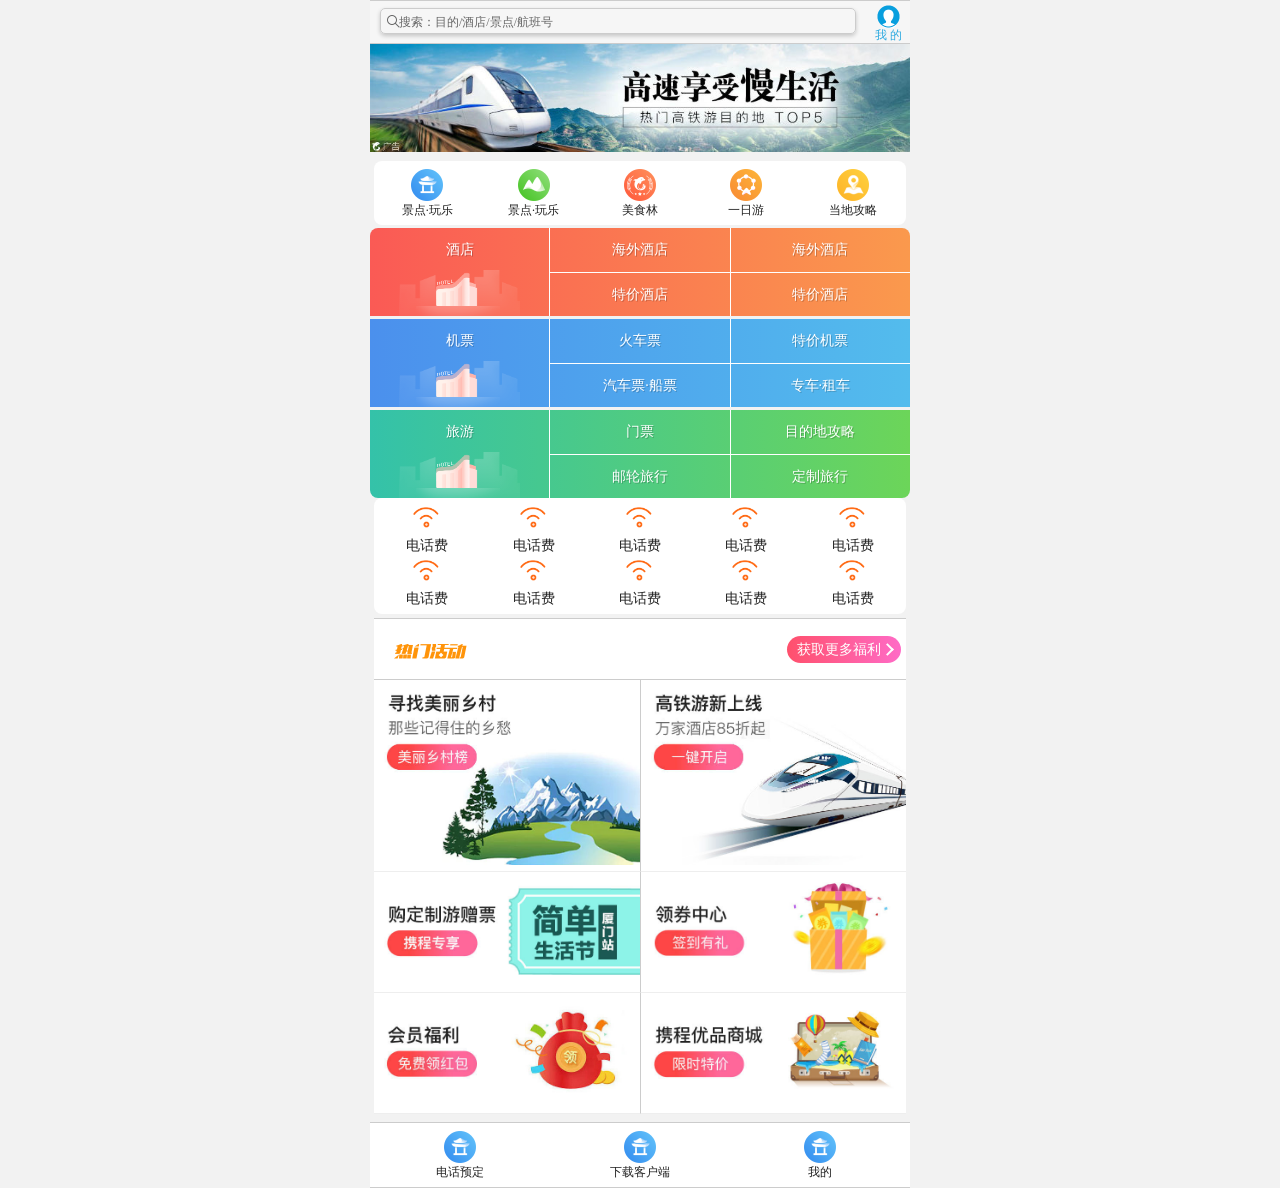
<file: 携程H5/index.html>
<!DOCTYPE html>
<html lang="en">

<head>
    <meta charset="UTF-8">
    <meta name="viewport" content="width=device-width, initial-scale=1.0">
    <link rel="stylesheet" href="css/normalize.css">
    <link rel="stylesheet" href="css/index.css">
    <title>携程网</title>
</head>

<body>
    <!-- 搜索 -->
    <div class="search-index">
        <div class="search">&nbsp;&nbsp;&nbsp;&nbsp;&nbsp;&nbsp;搜索：目的/酒店/景点/航班号</div>
        <a href="#" class="user">我 的</a>
    </div>
    <!-- 焦点图 -->
    <div class="focus">
        <img src="upload/focus.jpg" alt="">
    </div>
    <!-- 5个盒子 -->
    <ul class="local-nav">
        <li>
            <a href="#" title="景点·玩乐">
                <span class="local-nav-icon-icon1"></span>
                <span>景点·玩乐</span>
            </a>
        </li>
        <li>
            <a href="#" title="周边游">
                <span class="local-nav-icon-icon2"></span>
                <span>景点·玩乐</span>
            </a>
        </li>

        <li>
            <a href="#" title="美食林">
                <span class="local-nav-icon-icon3"></span>
                <span>美食林</span>
            </a>
        </li>

        <li>
            <a href="#" title="一日游">
                <span class="local-nav-icon-icon4"></span>
                <span>一日游</span>
            </a>
        </li>

        <li>
            <a href="#" title="当地攻略">
                <span class="local-nav-icon-icon5"></span>
                <span>当地攻略</span>
            </a>
        </li>

    </ul>

    <!-- 主导航 -->
    <nav>
        <div class="nav-common">
            <div class="nav-items">
                <a href="#">酒店</a>
            </div>
            <div class="nav-items">
                <a href="#">海外酒店</a>
                <a href="#">特价酒店</a>
            </div>
            <div class="nav-items">
                <a href="#">海外酒店</a>
                <a href="#">特价酒店</a>
            </div>
        </div>
        <div class="nav-common">
            <div class="nav-items">
                <a href="#">机票</a>
            </div>
            <div class="nav-items">
                <a href="#">火车票</a>
                <a href="#">汽车票·船票</a>
            </div>
            <div class="nav-items">
                <a href="#">特价机票</a>
                <a href="#">专车·租车</a>
            </div>
        </div>
        <div class="nav-common">
            <div class="nav-items">
                <a href="#">旅游</a>
            </div>
            <div class="nav-items">
                <a href="#">门票</a>
                <a href="#">邮轮旅行</a>
            </div>
            <div class="nav-items">
                <a href="#">目的地攻略</a>
                <a href="#">定制旅行</a>
            </div>
        </div>
    </nav>
    <!-- 测导航栏 -->
    <ul class="subnav-entry">
        <li>
            <a href="#">
                <span class="subnav-entry-icon"></span>
                <span>电话费</span>
            </a>
        </li>
        <li>
            <a href="#">
                <span class="subnav-entry-icon"></span>
                <span>电话费</span>
            </a>
        </li>
        <li>
            <a href="#">
                <span class="subnav-entry-icon"></span>
                <span>电话费</span>
            </a>
        </li>
        <li>
            <a href="#">
                <span class="subnav-entry-icon"></span>
                <span>电话费</span>
            </a>
        </li>
        <li>
            <a href="#">
                <span class="subnav-entry-icon"></span>
                <span>电话费</span>
            </a>
        </li>
        <li>
            <a href="#">
                <span class="subnav-entry-icon"></span>
                <span>电话费</span>
            </a>
        </li>
        <li>
            <a href="#">
                <span class="subnav-entry-icon"></span>
                <span>电话费</span>
            </a>
        </li>
        <li>
            <a href="#">
                <span class="subnav-entry-icon"></span>
                <span>电话费</span>
            </a>
        </li>
        <li>
            <a href="#">
                <span class="subnav-entry-icon"></span>
                <span>电话费</span>
            </a>
        </li>
        <li>
            <a href="#">
                <span class="subnav-entry-icon"></span>
                <span>电话费</span>
            </a>
        </li>
    </ul>
    <!-- 销售 -->
    <div class="sales-box">
        <div class="sales-hd">
            <h2>热门活动</h2>
            <a href="#" class="more">获取更多福利</a>
        </div>
        <div class="sales-bd">
            <div class="row">
                <a href="#">
                    <img src="upload/pic1.jpg" alt="">
                </a>
                <a href="#">
                    <img src="upload/pic2.jpg" alt="">
                </a>
            </div>
            <div class="row">
                <a href="#">
                    <img src="upload/pic3.jpg" alt="">
                </a>
                <a href="#">
                    <img src="upload/pic4.jpg" alt="">
                </a>
            </div>
            <div class="row">
                <a href="#">
                    <img src="upload/pic5.jpg" alt="">
                </a>
                <a href="#">
                    <img src="upload/pic6.jpg" alt="">
                </a>
            </div>
        </div>
    </div>
    <!-- 底部 -->
    <ul class="btm-nav">
        <li>
            <a href="#" title="电话预定">
                <span class="btm-nav-icon-icon1"></span>
                <span>电话预定</span>
            </a>
        </li>
        <li>
            <a href="#" title="下载客户端">
                <span class="btm-nav-icon-icon1"></span>
                <span>下载客户端</span>
            </a>
        </li>
        <li>
            <a href="#" title="我的">
                <span class="btm-nav-icon-icon1"></span>
                <span>我的</span>
            </a>
        </li>
    </ul>
</body>

</html>
</file>
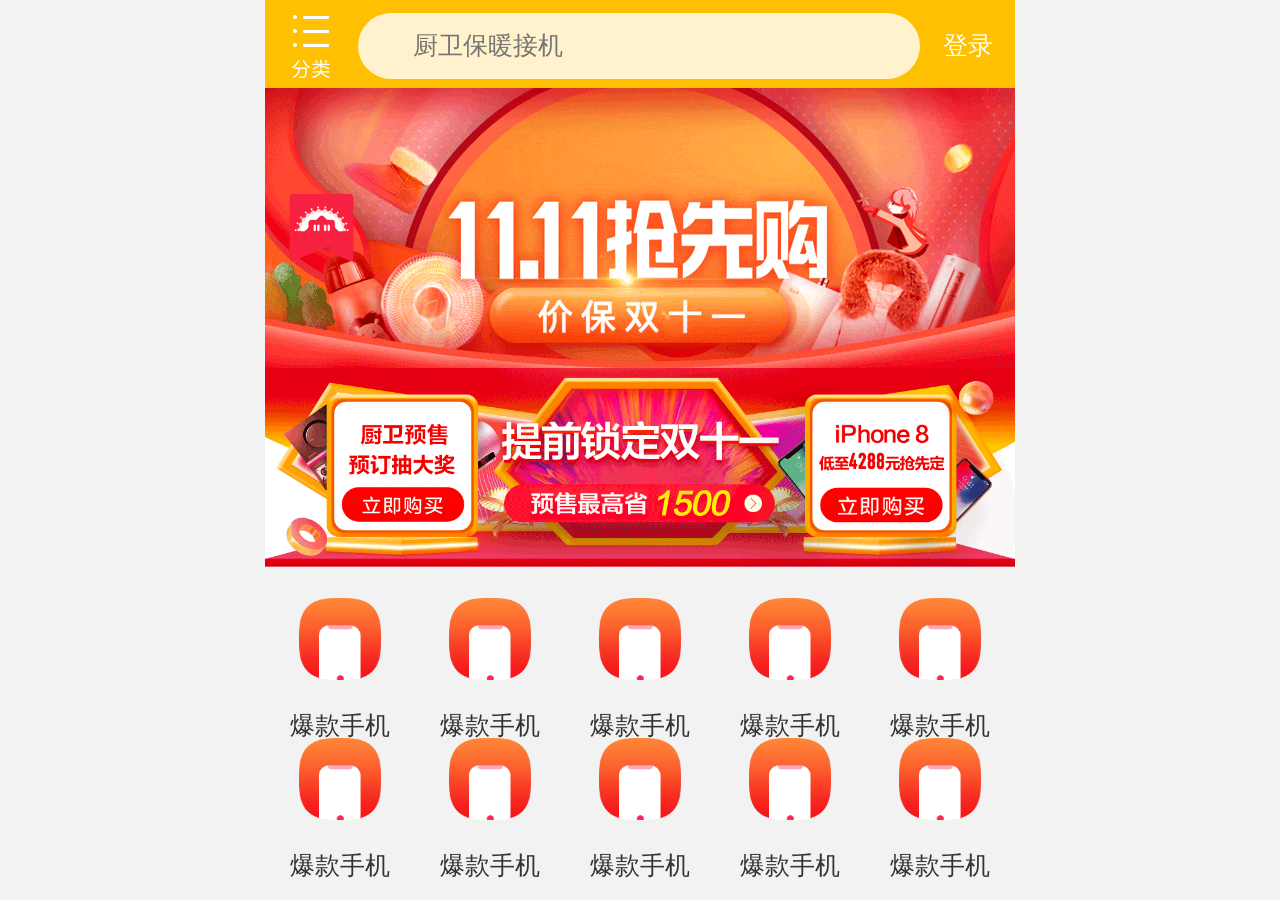
<file: 苏宁案例rem/index.html>
<!DOCTYPE html>
<html lang="en">

<head>
    <meta charset="UTF-8">
    <meta name="viewport"
        content="width=device-width, initial-scale=1.0,maximum-scale=1.0,minimum-scale=1.0,user-scalable=0">
    <meta http-equiv="X-UA-Compatible" content="ie=edge">
    <link rel="stylesheet" href="css/normalize.css">
    <link rel="stylesheet" href="css/index.css">
    <title>Document</title>
</head>

<body>
    <!-- 搜索框 -->
    <div class="search-content">
        <a href="#" class="classify"></a>
        <div class="search">
            <form action="">
                <input type="search" value="厨卫保暖接机">
            </form>
        </div>
        <a href="#" class="login">登录</a>
    </div>
    <!-- banner -->
    <div class="banner">
        <img src="upload/banner.gif" alt="">
    </div>
    <!-- 广告 -->
    <div class="ad">
        <a href="#"><img src="upload/ad1.gif" alt=""></a>
        <a href="#"><img src="upload/ad2.gif" alt=""></a>
        <a href="#"><img src="upload/ad3.gif" alt=""></a>
    </div>
    <!-- nav -->
    <nav>
        <a href="#">
            <img src="upload/nav1.png" alt="">
            <span>爆款手机</span>
        </a>
        <a href="#">
            <img src="upload/nav1.png" alt="">
            <span>爆款手机</span>
        </a>

        <a href="#">
            <img src="upload/nav1.png" alt="">
            <span>爆款手机</span>
        </a>

        <a href="#">
            <img src="upload/nav1.png" alt="">
            <span>爆款手机</span>
        </a>

        <a href="#">
            <img src="upload/nav1.png" alt="">
            <span>爆款手机</span>
        </a>

        <a href="#">
            <img src="upload/nav1.png" alt="">
            <span>爆款手机</span>
        </a>

        <a href="#">
            <img src="upload/nav1.png" alt="">
            <span>爆款手机</span>
        </a>

        <a href="#">
            <img src="upload/nav1.png" alt="">
            <span>爆款手机</span>
        </a>

        <a href="#">
            <img src="upload/nav1.png" alt="">
            <span>爆款手机</span>
        </a>

        <a href="#">
            <img src="upload/nav1.png" alt="">
            <span>爆款手机</span>
        </a>

    </nav>
</body>

</html>
</file>
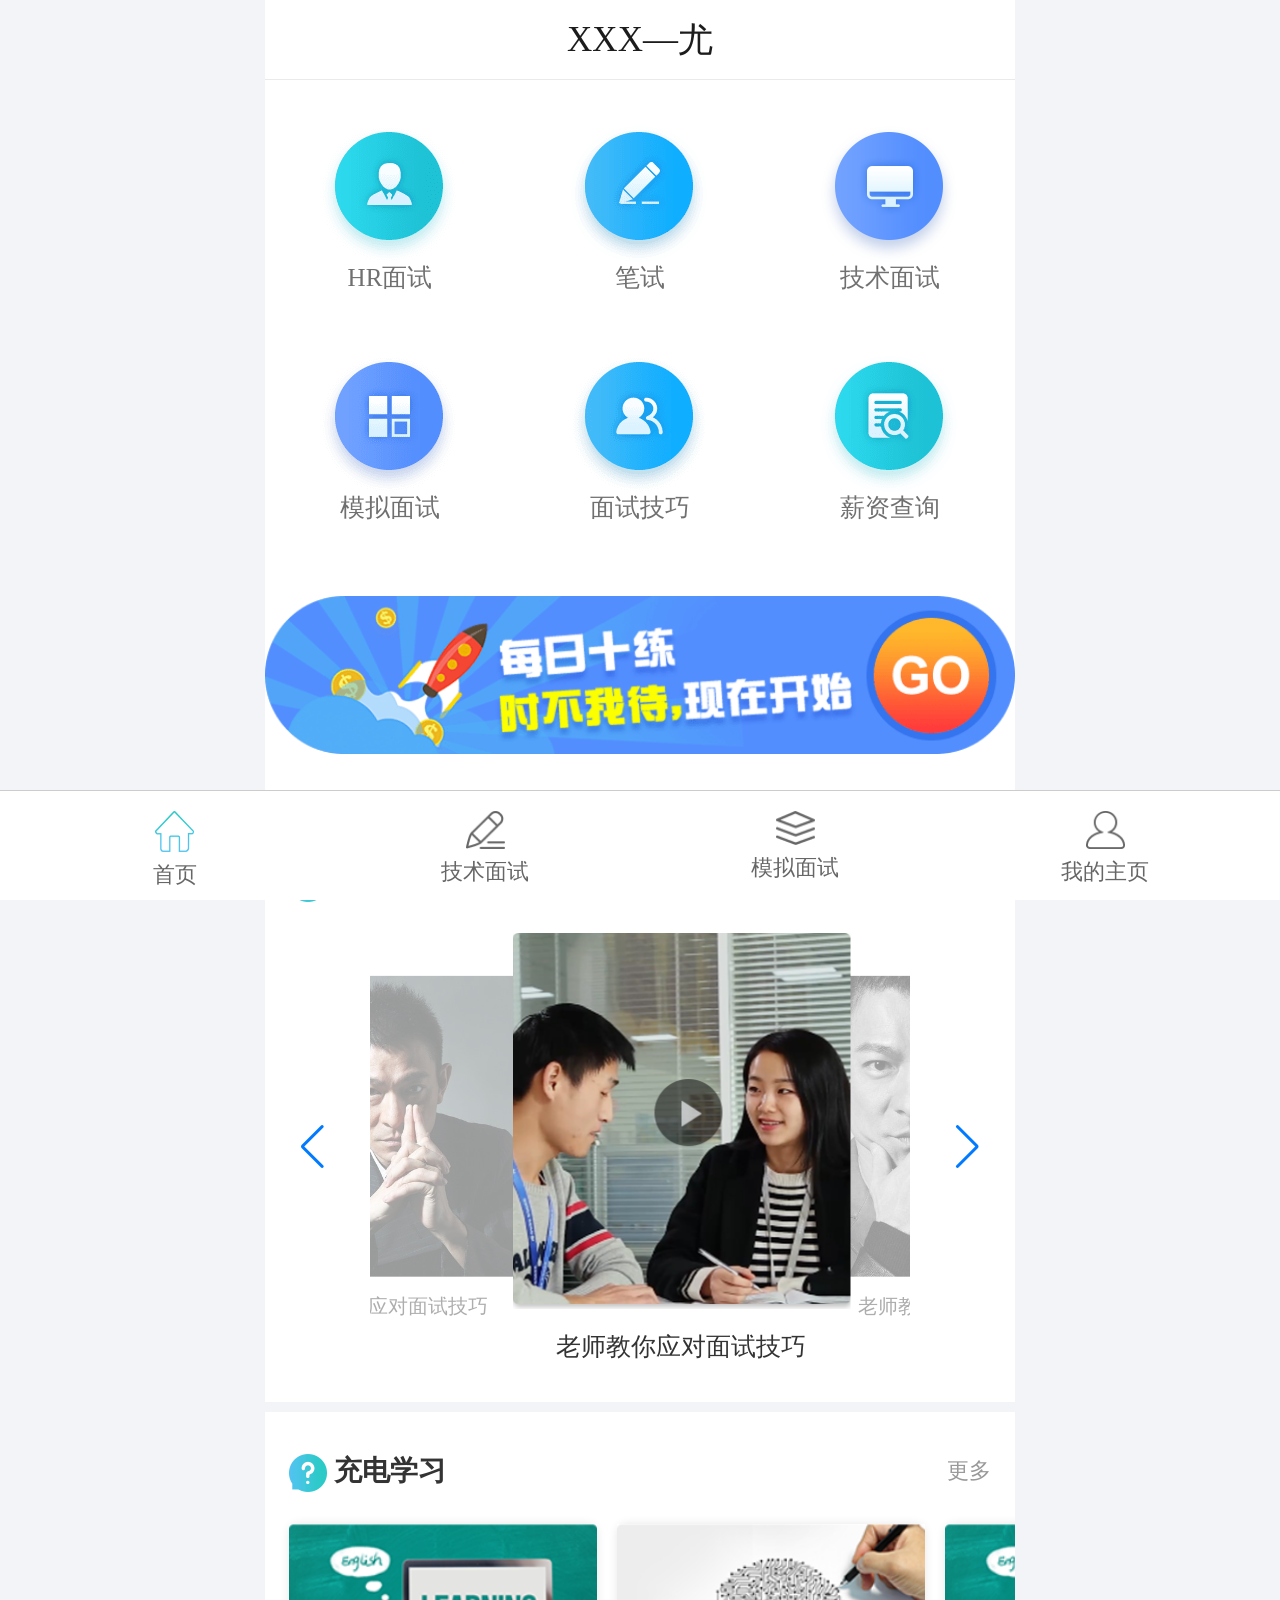
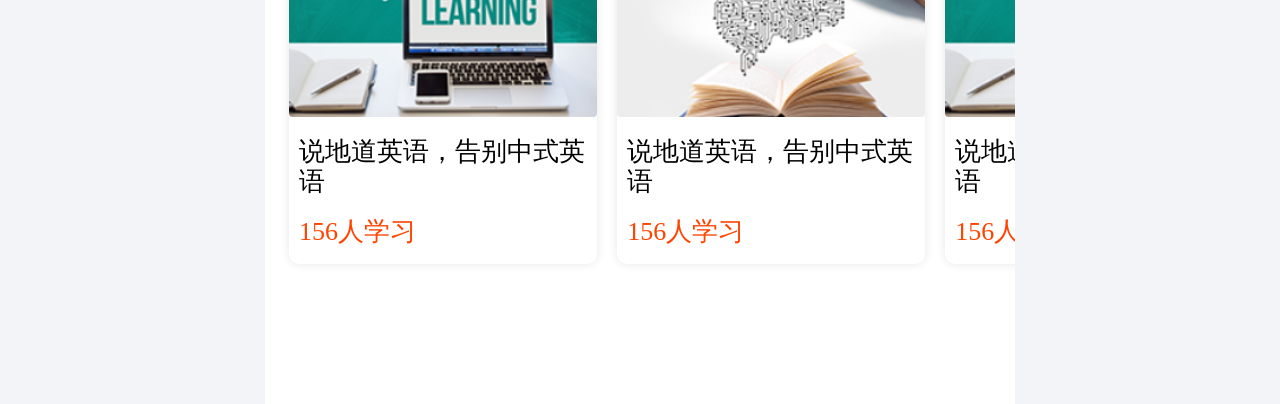
<file: 黑马面面/index.html>
<!DOCTYPE html>
<html lang="en">

<head>
    <meta charset="UTF-8">
    <meta name="viewport" content="width=device-width, initial-scale=1.0">
    <title>黑马面面</title>
    <link rel="stylesheet" href="css/normalize.css">
    <link rel="stylesheet" href="css/swiper.min.css">
    <link rel="stylesheet" href="css/index.css">
</head>

<body>
    <section class="warp">
        <!-- 头部 -->
        <header class="header">XXX—尤</header>
        <!-- nav -->
        <nav class="nav">
            <a href="#" class="item">
                <img src="icons/icon1.png" alt="">
                <span>HR面试</span>
            </a>
            <a href="#" class="item">
                <img src="icons/icon2.png" alt="">
                <span>笔试</span>
            </a>
            <a href="#" class="item">
                <img src="icons/icon3.png" alt="">
                <span>技术面试</span>
            </a>
            <a href="#" class="item">
                <img src="icons/icon4.png" alt="">
                <span>模拟面试</span>
            </a>
            <a href="#" class="item">
                <img src="icons/icon5.png" alt="">
                <span>面试技巧</span>
            </a>
            <a href="#" class="item">
                <img src="icons/icon6.png" alt="">
                <span>薪资查询</span>
            </a>
        </nav>
        <!-- go -->
        <srction class="go">
            <img src="images/go.png" alt="">
        </srction>
    </section>
    <!-- 就业指导 -->
    <section class="content">
        <div class="con-hd">
            <h4>
                <span class="icono"><img src="icons/i2.png" alt=""></span>
                就业指导
            </h4>
            <a href="#" class="more">更多</a>
        </div>
        <!-- 轮播 -->
        <div class="get_job_focus">
            <!-- Swiper -->
            <div class="swiper-container get_job_fo">
                <div class="swiper-wrapper">
                    <div class="swiper-slide">
                        <a href="#"><img src="images/pic.png" alt=""></a>
                        <p>老师教你应对面试技巧</p>
                    </div>
                    <div class="swiper-slide">
                        <a href="#"><img src="images/ldh.jpg" alt=""></a>
                        <p>老师教你应对面试技巧</p>
                    </div>
                    <div class="swiper-slide">
                        <a href="#"><img src="images/3.jpg" alt=""></a>
                        <p>老师教你应对面试技巧</p>
                    </div>
                </div>
            </div>
            <div class="swiper-button-next"></div>
            <div class="swiper-button-prev"></div>
        </div>
    </section>
    <!-- 充电学习模块指导 -->
    <section class="content study_con">
        <div class="con-hd">
            <h4>
                <span class="icono"><img src="icons/i2.png" alt=""></span>
                充电学习
            </h4>
            <a href="#" class="more">更多</a>
        </div>
        <!-- 轮播 -->
        <div class="study">
            <!-- Swiper -->
            <div class="swiper mySwiper">
                <div class="swiper-wrapper">
                    <div class="swiper-slide">
                        <img src="images/pic1.png" alt="">
                        <h5>说地道英语，告别中式英语</h5>
                        <p>156人学习</p>
                    </div>
                    <div class="swiper-slide">
                        <img src="images/pic2.png" alt="">
                        <h5>说地道英语，告别中式英语</h5>
                        <p>156人学习</p>
                    </div>
                    <div class="swiper-slide">
                        <img src="images/pic1.png" alt="">
                        <h5>说地道英语，告别中式英语</h5>
                        <p>156人学习</p>
                    </div>
                    <div class="swiper-slide">
                        <img src="images/pic2.png" alt="">
                        <h5>说地道英语，告别中式英语</h5>
                        <p>156人学习</p>
                    </div>
                </div>
                <div class="swiper-pagination"></div>
            </div>
        </div>
    </section>
    <footer class="footer">
        <a href="#" class="item">
            <img src="icons/home.png" alt="">
            <p>首页</p>
        </a>
        <a href="#" class="item">
            <img src="icons/ms.png" alt="">
            <p>技术面试</p>
        </a>
        <a href="#" class="item">
            <img src="icons/net.png" alt="">
            <p>模拟面试</p>
        </a>
        <a href="#" class="item">
            <img src="icons/user.png" alt="">
            <p>我的主页</p>
        </a>
    </footer>
    <script src="js/flexible.js"></script>
    <script src="js/swiper.min.js"></script>
    <script>
        // 第一个轮播
        (function () {
            var swiper = new Swiper('.swiper-container', {
                slidesPerView: 2,
                spaceBetween: 30,
                centeredSlides: true,
                loop: true,
                navigation: {
                    nextEl: ".swiper-button-next",
                    prevEl: ".swiper-button-prev",
                },
            });
        })();
        // 第二个轮播
        (function () {
            var swiper = new Swiper(".mySwiper", {
                slidesPerView: 2.2,
                spaceBetween: 20,
                pagination: {
                    el: ".swiper-pagination",
                    clickable: true,
                },
            });
        })()
    </script>
</body>

</html>
</file>
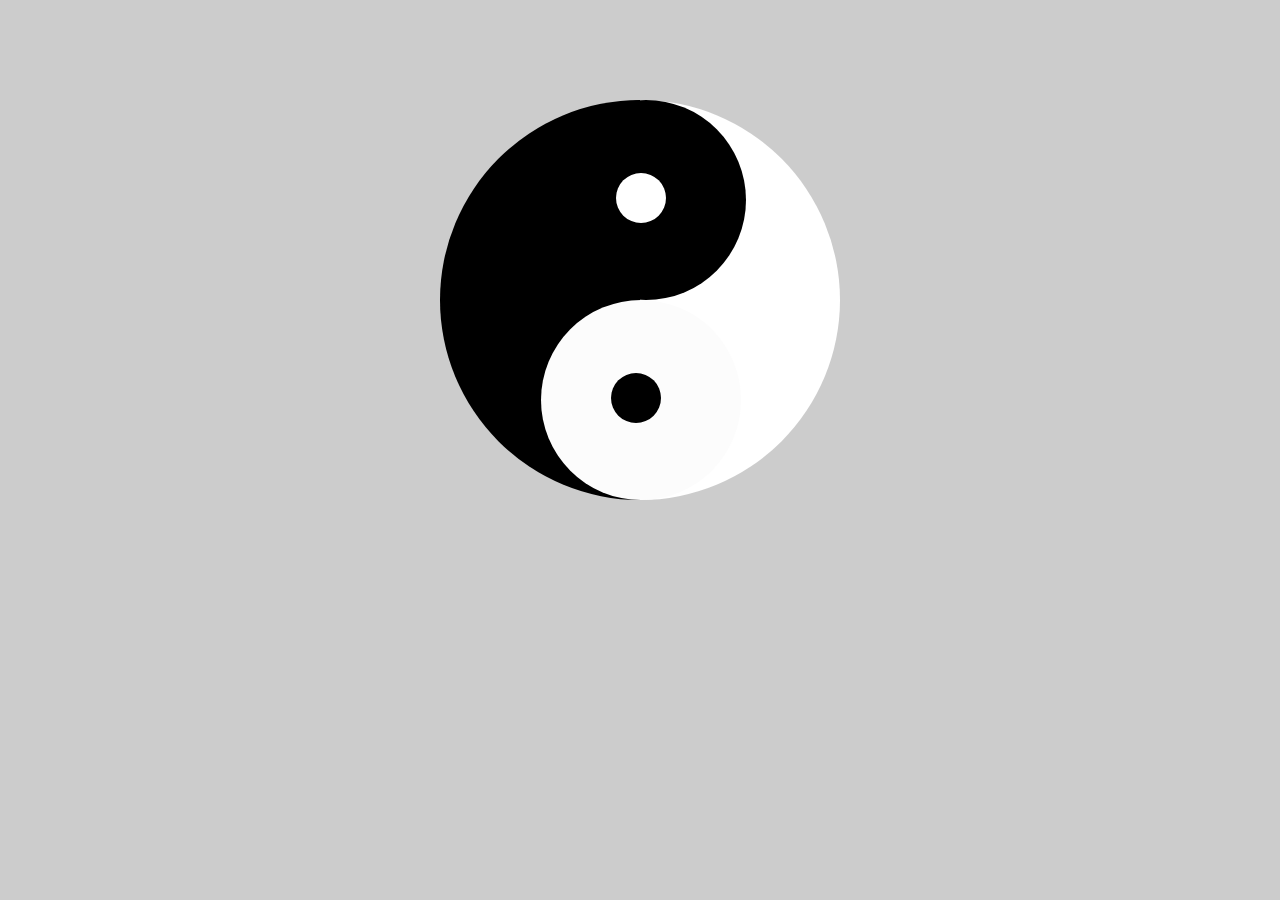
<file: 太极图.html>
<!DOCTYPE html>
<html lang="en">

<head>
    <meta charset="UTF-8">
    <meta name="viewport" content="width=device-width, initial-scale=1.0">
    <title>Document</title>
    <style>
        * {
            padding: 0;
            margin: 0;
        }

        body {
            background-color: #ccc;
        }

        .box {
            width: 400px;
            height: 400px;
            margin: 100px auto;
        }

        .box_1 {
            width: 200px;
            height: 400px;
            background-color: black;
            border-radius: 200px 0 0 200px;
            float: left;
            position: relative;
        }


        .box_2 {
            width: 200px;
            height: 400px;
            background-color: #fff;
            border-radius: 0 200px 200px 0;
            float: left;
            position: relative;
        }

        .tp {
            width: 200px;
            height: 200px;
            background-color: black;
            border-radius: 50%;
            position: absolute;
            top: 0;
            left: 106px;
            z-index: 1;
        }

        .xiao_tp {
            width: 50px;
            height: 50px;
            background-color: #fff;
            border-radius: 50%;
            position: absolute;
            top: 73px;
            left: 70px;
        }

        .bt {
            width: 200px;
            height: 200px;
            background-color: rgb(252, 252, 252);
            border-radius: 50%;
            position: absolute;
            bottom: 0;
            left: -99px;
            z-index: 1;
        }

        .xiao_bt {
            width: 50px;
            height: 50px;
            background-color: #000000;
            border-radius: 50%;
            position: absolute;
            top: 73px;
            left: 70px;
            z-index: 1;
        }
    </style>
</head>

<body>
    <div class="box">
        <div class="box_1">
            <div class="tp">
                <div class="xiao_tp"></div>
            </div>
        </div>
        <div class="box_2">
            <div class="bt">
                <div class="xiao_bt"></div>
            </div>
        </div>
    </div>
</body>

</html>
</file>
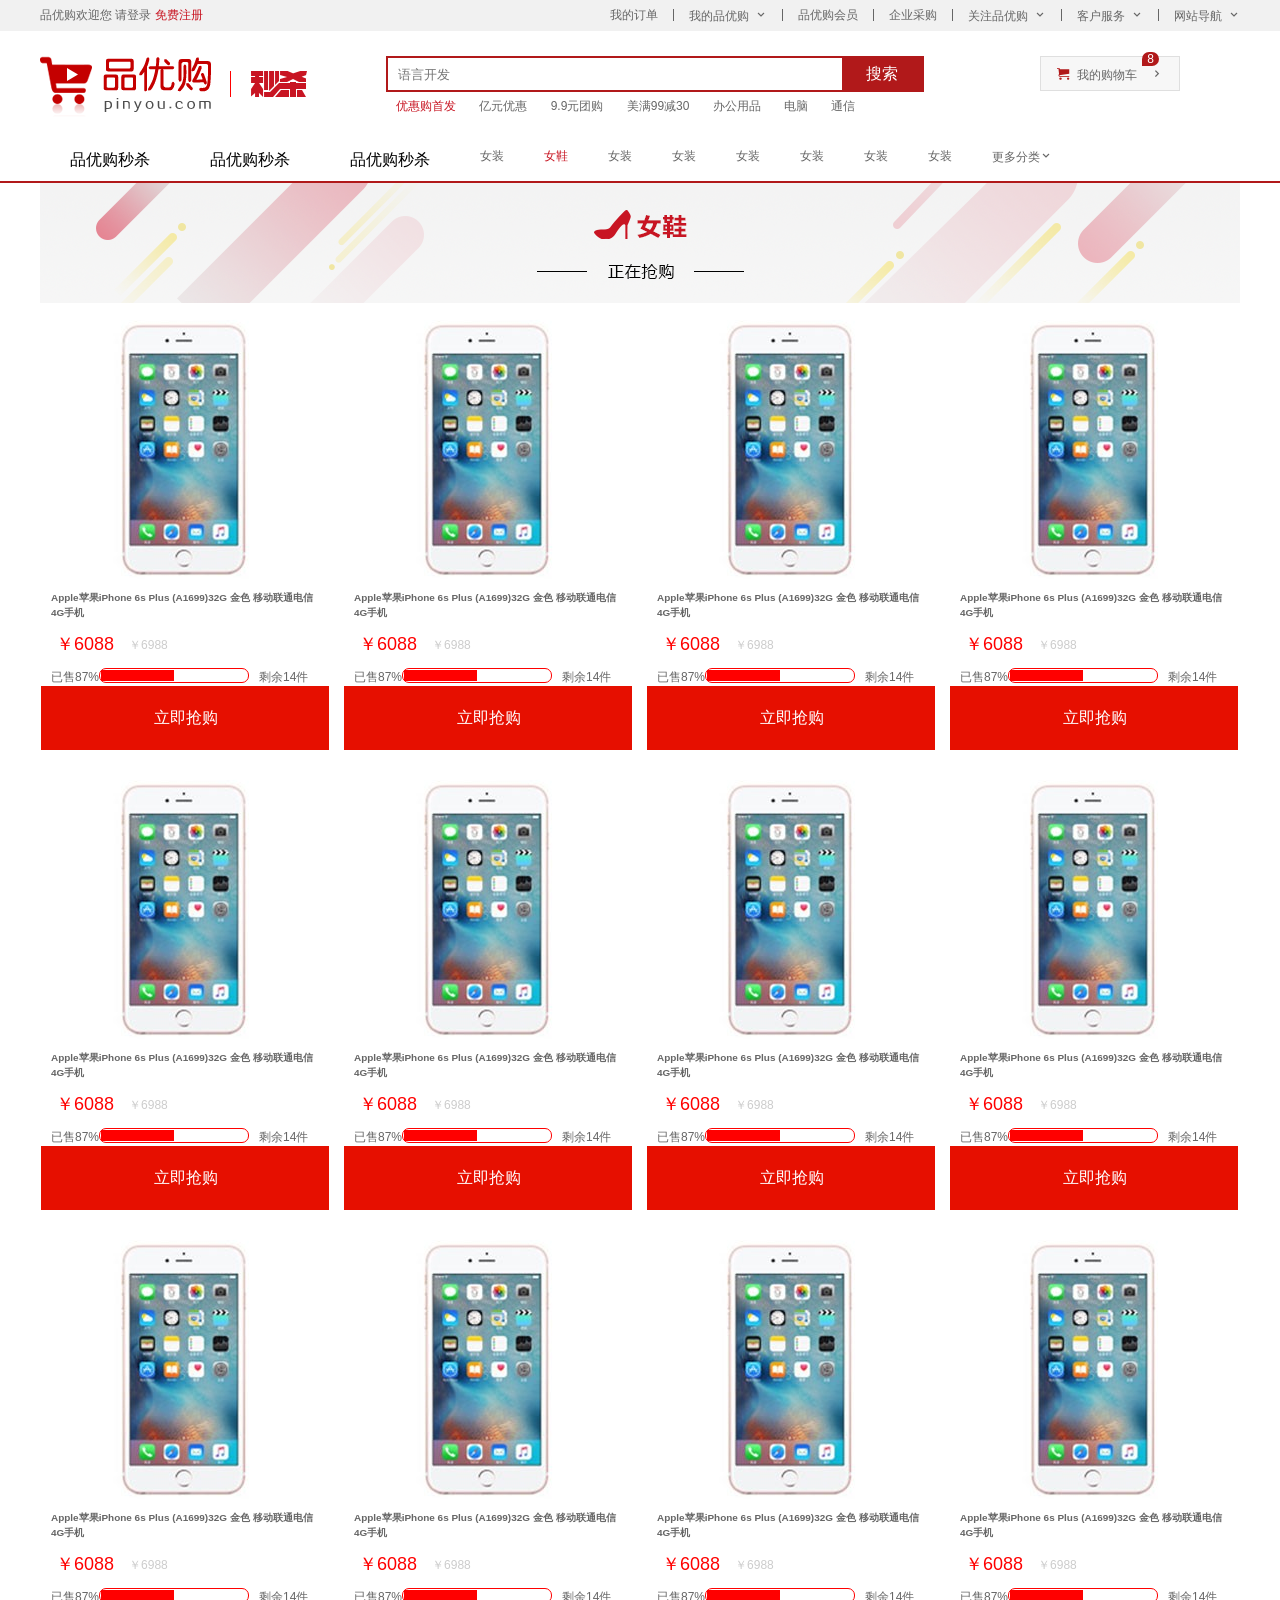
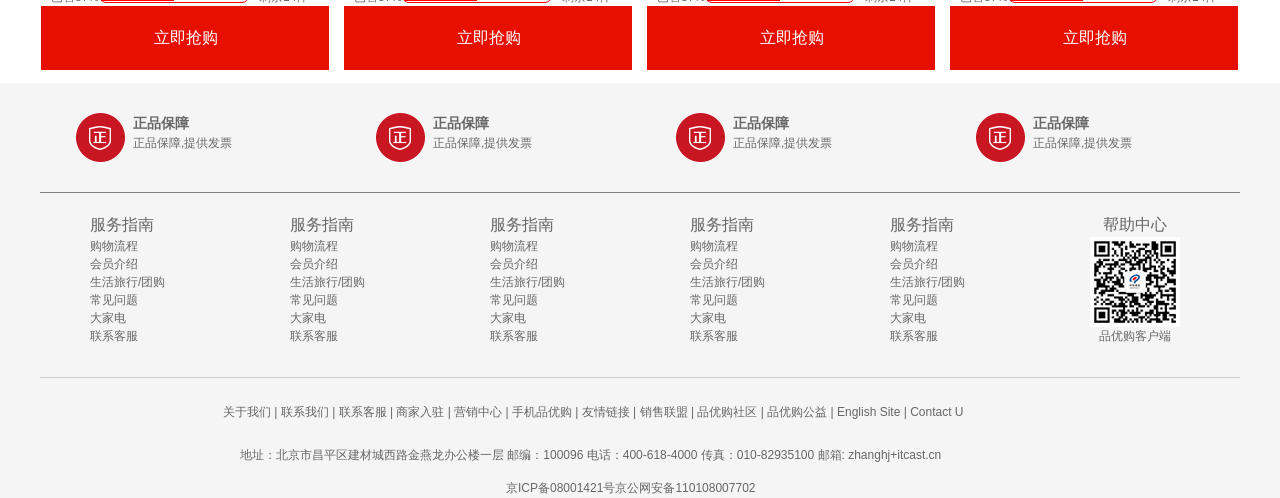
<file: shoping/list.html>
<!DOCTYPE html>
<html>
	<head>
		<meta charset="utf-8">
		<title>列表页-综合网购首选-正品低价、品质保障、配送及时、轻松购物！
		</title>
		<!-- 网站说明 -->
		<meta name="description"
		content="品优购商城-专业的综合网上购物商城,销售家电、数码通讯、电脑、家居百货、服装服饰、母婴、图书、食品等数万个品牌优质商品.便捷、诚信的服务，为您提供愉悦的网上购物体验!" />
		<!-- 关键字 -->
		<meta name="keywords" content="网上购物,网上商城,手机,笔记本,电脑,MP3,CD,VCD,DV,相机,数码,配件,手表,存储卡,京东" />
		<!-- 引入favicon图标 -->
		<link rel="shortcut icon" href="favicon.ico" />
		<link rel="stylesheet" type="text/css" href="css/base.css"/>
		<link rel="stylesheet" type="text/css" href="css/common.css"/>
		<link rel="stylesheet" type="text/css" href="css/list.css"/>
	</head>
	<body>
		<!-- 快捷导航模块 -->
		<section class="shortcut">
		<div class="w">
		<div class="fl">
		<ul>
		<li>品优购欢迎您&nbsp;</li>
		<li>
		<a href="#">请登录</a>&nbsp;<a href="#" class="style_red">免费注册</a>
		</li>
		</ul>
		</div>
		<div class="fr">
		<ul>
		<li>我的订单</li>
		<li></li>
		<li class="arrow-icon">我的品优购</li>
		<li></li>
		<li>品优购会员</li>
		<li></li>
		<li>企业采购</li>
		<li></li>
		<li class="arrow-icon">关注品优购</li>
		<li></li>
		<li class="arrow-icon">客户服务</li>
		<li></li>
		<li class="arrow-icon">网站导航</li>
		</ul>
		</div>
		</div>
		</section>
		<!-- 快捷导航模块 end-->
		<!-- header头部模块制作 start -->
		<header class="header w">
		<!-- logo模块 -->
		<div class="logo">
		<h1><a href="index.html" title="品优购商城">品优购商城</a></h1>
		</div>
		<!-- 列表页的秒杀模块 start-->
		<div class="sk">
			<img src="images/sk.png" >
		</div>
		<!-- 列表页的秒杀模块 end-->
		<!-- search搜索模块 -->
		<div class="search">
		<input type="search" name="" id="" placeholder="语言开发" />
		<button>搜索</button>
		</div>
		<!-- hotwords模块制作 -->
		<div class="hotwords">
		<a href="#" class="style_red">优惠购首发</a>
		<a href="#">亿元优惠</a>
		<a href="#">9.9元团购</a>
		<a href="#">美满99减30</a>
		<a href="#">办公用品</a>
		<a href="#">电脑</a>
		<a href="#">通信</a>
		</div>
		<!-- 购物车模块 -->
		<div class="shopcar">
		我的购物车
		<i class="count">8</i>
		</div>
		</header>
		<div class="nev">
			<div class="w">
				<div class="sk_list">
					<ul>
						<li><a href="#">品优购秒杀</a></li>
						<li><a href="#">品优购秒杀</a></li>
						<li><a href="#">品优购秒杀</a></li>
					</ul>
				</div>
				<div class="sk_right">
					<ul>
						<li><a href="#">女装</a></li>
						<li><a href="#" class="style_red">女鞋</a></li>
						<li><a href="#">女装</a></li>
						<li><a href="#">女装</a></li>
						<li><a href="#">女装</a></li>
						<li><a href="#">女装</a></li>
						<li><a href="#">女装</a></li>
						<li><a href="#">女装</a></li>
						<li><a href="#">更多分类</a></li>
					</ul>
				</div>
			</div>
		</div>
		<!-- header头部模块制作 end -->
		<div class="w sk_container">
			<div class="sk_hd">
				<img src="upload/bg_03.png" >
			</div>
			<div class="sk_bd">
				<ul class="clearfix">
					<li>
						<img src="upload/list1.jpg" >
						<h5>Apple苹果iPhone 6s Plus (A1699)32G 金色 移动联通电信4G手机</h5>
						<div class="bl">￥6088</div><div class="br">￥6988</div>
						<div class="jdt">
							<div class="ll">已售87%</div> <div class="kuang"><div class="nei"></div></div><div class="rr">剩余14件</div>
							<div class="btm">立即抢购</div>
						</div>
					</li>
					<li>
					<img src="upload/list1.jpg" >
					<h5>Apple苹果iPhone 6s Plus (A1699)32G 金色 移动联通电信4G手机</h5>
					<div class="bl">￥6088</div><div class="br">￥6988</div>
					<div class="jdt">
					<div class="ll">已售87%</div> <div class="kuang"><div class="nei"></div></div><div class="rr">剩余14件</div>
					<div class="btm">立即抢购</div>
					</div>
					</li>
					<li>
					<img src="upload/list1.jpg" >
					<h5>Apple苹果iPhone 6s Plus (A1699)32G 金色 移动联通电信4G手机</h5>
					<div class="bl">￥6088</div><div class="br">￥6988</div>
					<div class="jdt">
					<div class="ll">已售87%</div> <div class="kuang"><div class="nei"></div></div><div class="rr">剩余14件</div>
					<div class="btm">立即抢购</div>
					</div>
					</li>
					<li>
					<img src="upload/list1.jpg" >
					<h5>Apple苹果iPhone 6s Plus (A1699)32G 金色 移动联通电信4G手机</h5>
					<div class="bl">￥6088</div><div class="br">￥6988</div>
					<div class="jdt">
					<div class="ll">已售87%</div> <div class="kuang"><div class="nei"></div></div><div class="rr">剩余14件</div>
					<div class="btm">立即抢购</div>
					</div>
					</li>
					<li>
					<img src="upload/list1.jpg" >
					<h5>Apple苹果iPhone 6s Plus (A1699)32G 金色 移动联通电信4G手机</h5>
					<div class="bl">￥6088</div><div class="br">￥6988</div>
					<div class="jdt">
					<div class="ll">已售87%</div> <div class="kuang"><div class="nei"></div></div><div class="rr">剩余14件</div>
					<div class="btm">立即抢购</div>
					</div>
					</li>
					<li>
					<img src="upload/list1.jpg" >
					<h5>Apple苹果iPhone 6s Plus (A1699)32G 金色 移动联通电信4G手机</h5>
					<div class="bl">￥6088</div><div class="br">￥6988</div>
					<div class="jdt">
					<div class="ll">已售87%</div> <div class="kuang"><div class="nei"></div></div><div class="rr">剩余14件</div>
					<div class="btm">立即抢购</div>
					</div>
					</li>
					<li>
					<img src="upload/list1.jpg" >
					<h5>Apple苹果iPhone 6s Plus (A1699)32G 金色 移动联通电信4G手机</h5>
					<div class="bl">￥6088</div><div class="br">￥6988</div>
					<div class="jdt">
					<div class="ll">已售87%</div> <div class="kuang"><div class="nei"></div></div><div class="rr">剩余14件</div>
					<div class="btm">立即抢购</div>
					</div>
					</li>
					<li>
					<img src="upload/list1.jpg" >
					<h5>Apple苹果iPhone 6s Plus (A1699)32G 金色 移动联通电信4G手机</h5>
					<div class="bl">￥6088</div><div class="br">￥6988</div>
					<div class="jdt">
					<div class="ll">已售87%</div> <div class="kuang"><div class="nei"></div></div><div class="rr">剩余14件</div>
					<div class="btm">立即抢购</div>
					</div>
					</li>
					<li>
					<img src="upload/list1.jpg" >
					<h5>Apple苹果iPhone 6s Plus (A1699)32G 金色 移动联通电信4G手机</h5>
					<div class="bl">￥6088</div><div class="br">￥6988</div>
					<div class="jdt">
					<div class="ll">已售87%</div> <div class="kuang"><div class="nei"></div></div><div class="rr">剩余14件</div>
					<div class="btm">立即抢购</div>
					</div>
					</li>
					<li>
					<img src="upload/list1.jpg" >
					<h5>Apple苹果iPhone 6s Plus (A1699)32G 金色 移动联通电信4G手机</h5>
					<div class="bl">￥6088</div><div class="br">￥6988</div>
					<div class="jdt">
					<div class="ll">已售87%</div> <div class="kuang"><div class="nei"></div></div><div class="rr">剩余14件</div>
					<div class="btm">立即抢购</div>
					</div>
					</li>
					<li>
					<img src="upload/list1.jpg" >
					<h5>Apple苹果iPhone 6s Plus (A1699)32G 金色 移动联通电信4G手机</h5>
					<div class="bl">￥6088</div><div class="br">￥6988</div>
					<div class="jdt">
					<div class="ll">已售87%</div> <div class="kuang"><div class="nei"></div></div><div class="rr">剩余14件</div>
					<div class="btm">立即抢购</div>
					</div>
					</li>
					<li>
					<img src="upload/list1.jpg" >
					<h5>Apple苹果iPhone 6s Plus (A1699)32G 金色 移动联通电信4G手机</h5>
					<div class="bl">￥6088</div><div class="br">￥6988</div>
					<div class="jdt">
					<div class="ll">已售87%</div> <div class="kuang"><div class="nei"></div></div><div class="rr">剩余14件</div>
					<div class="btm">立即抢购</div>
					</div>
					</li>
				</ul>
			</div>
		</div>		
		<!-- 底部模块制作 start-->
		<footer class="footer">
		<div class="w">
		<div class="mod_service">
		<ul>
		<li>
		<h5></h5>
		<div class="service_txt">
		<h4>正品保障</h5>
		<p>正品保障,提供发票</p>
		</div>
		</li>
		<li>
		<h5></h5>
		<div class="service_txt">
		<h4>正品保障</h5>
		<p>正品保障,提供发票</p>
		</div>
		</li>
		<li>
		<h5></h5>
		<div class="service_txt">
		<h4>正品保障</h5>
		<p>正品保障,提供发票</p>
		</div>
		</li>
		<li>
		<h5></h5>
		<div class="service_txt">
		<h4>正品保障</h5>
		<p>正品保障,提供发票</p>
		</div>
		</li>
		</ul>
		</div>
		<div class="mod_help">
		<dl>
		<dt>服务指南</dt>
		<dd><a href="#">购物流程</a></dd>
		<dd><a href="#">会员介绍</a></dd>
		<dd><a href="#">生活旅行/团购</a></dd>
		<dd><a href="#">常见问题</a></dd>
		<dd><a href="#">大家电</a></dd>
		<dd><a href="#">联系客服</a></dd>
		</dl>
		<dl>
		<dt>服务指南</dt>
		<dd><a href="#">购物流程</a></dd>
		<dd><a href="#">会员介绍</a></dd>
		<dd><a href="#">生活旅行/团购</a></dd>
		<dd><a href="#">常见问题</a></dd>
		<dd><a href="#">大家电</a></dd>
		<dd><a href="#">联系客服</a></dd>
		</dl>
		<dl>
		<dt>服务指南</dt>
		<dd><a href="#">购物流程</a></dd>
		<dd><a href="#">会员介绍</a></dd>
		<dd><a href="#">生活旅行/团购</a></dd>
		<dd><a href="#">常见问题</a></dd>
		<dd><a href="#">大家电</a></dd>
		<dd><a href="#">联系客服</a></dd>
		</dl>
		<dl>
		<dt>服务指南</dt>
		<dd><a href="#">购物流程</a></dd>
		<dd><a href="#">会员介绍</a></dd>
		<dd><a href="#">生活旅行/团购</a></dd>
		<dd><a href="#">常见问题</a></dd>
		<dd><a href="#">大家电</a></dd>
		<dd><a href="#">联系客服</a></dd>
		</dl>
		<dl>
		<dt>服务指南</dt>
		<dd><a href="#">购物流程</a></dd>
		<dd><a href="#">会员介绍</a></dd>
		<dd><a href="#">生活旅行/团购</a></dd>
		<dd><a href="#">常见问题</a></dd>
		<dd><a href="#">大家电</a></dd>
		<dd><a href="#">联系客服</a></dd>
		</dl>
		<dl>
		<dt>帮助中心</dt>
		<dd>
		<img src="images/wx_cz.jpg" >
		品优购客户端
		</dd>
		</dl>
		</div>
		<div class="mod_copyright">
		<div class="links">
		<a href="#">关于我们</a>  |  <a href="#">联系我们</a>  |  <a href="#">联系客服</a>  |  <a href="#">商家入驻</a>  |  <a href="#">营销中心</a>  |  <a href="#">手机品优购</a>  |  <a href="#">友情链接</a>  |  <a href="#">销售联盟</a>  |  <a href="#">品优购社区</a>  |  <a href="#">品优购公益</a>  |  <a href="#">English Site</a>  |  <a href="#">Contact U</a>
		</div>
		<div class="copyright">
		地址：北京市昌平区建材城西路金燕龙办公楼一层 邮编：100096 电话：400-618-4000 传真：010-82935100 邮箱: zhanghj+itcast.cn <br>
		</div>
		<div class="copybotton">京ICP备08001421号京公网安备110108007702</div>
		</div>
		</div>
		</footer>
		<!-- 底部模块制作 end-->
	</body>
</html>
</file>
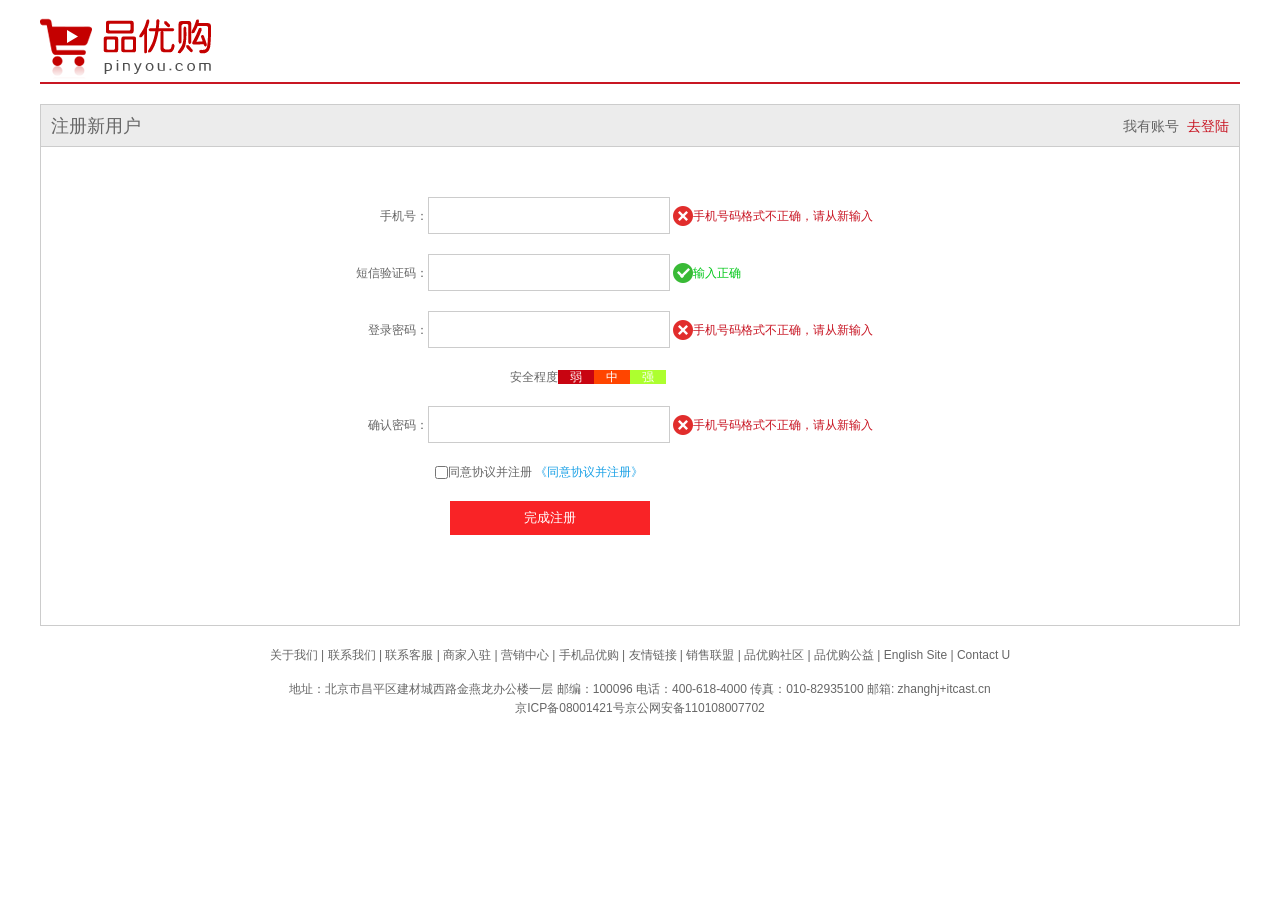
<file: shoping/register.html>
<!DOCTYPE html>
<html>
	<head>
		<meta charset="utf-8">
		<title>个人注册</title>
		<link rel="shortcut icon" href="favicon.ico" />
		<link rel="stylesheet" type="text/css" href="css/base.css"/>
		<link rel="stylesheet" type="text/css" href="css/register.css"/>
	</head>
	<body>
		<div class="w">
			<header>
				<a href="index.html"><img src="images/logo.png" ></a>
			</header>
			<div class="registerarea">
				<h3>
					注册新用户
					<div class="logoin">我有账号&nbsp;&nbsp;<a href="#">去登陆</a></div>
				</h3>
				<div class="reg_form">
					<form action="" method="">
						<ul>
						<li><label>手机号：</label><input type="text" class="inp"/>
						<span class="error"><i class="error_icon"></i>手机号码格式不正确，请从新输入</span></li>
						<li><label>短信验证码：</label><input type="text" class="inp"/>
						<span class="success"><i class="success_icon"></i>输入正确</span></li>
						<li><label>登录密码：</label><input type="password" class="inp"/>
						<span class="error"><i class="error_icon"></i>手机号码格式不正确，请从新输入</span></li>
						<li class="safe">安全程度<em class="ruo">弱</em><em class="zhong">中</em><em class="qiang">强</em></li>
						<li><label>确认密码：</label><input type="password" class="inp"/>
						<span class="error"><i class="error_icon"></i>手机号码格式不正确，请从新输入</span></li>
						<li class="agree"><input type="checkbox"/>同意协议并注册 <a href="#">《同意协议并注册》</a></li>
						<li class="zhuce"><input type="submit" value="完成注册" class="btn"/></li>
						</ul>
					</form>
				</div>
			</div>
			<footer>
				<div class="mod_copyright">
				<div class="links">
				<a href="#">关于我们</a>  |  <a href="#">联系我们</a>  |  <a href="#">联系客服</a>  |  <a href="#">商家入驻</a>  |  <a href="#">营销中心</a>  |  <a href="#">手机品优购</a>  |  <a href="#">友情链接</a>  |  <a href="#">销售联盟</a>  |  <a href="#">品优购社区</a>  |  <a href="#">品优购公益</a>  |  <a href="#">English Site</a>  |  <a href="#">Contact U</a>
				</div>
				<div class="copyright">
				地址：北京市昌平区建材城西路金燕龙办公楼一层 邮编：100096 电话：400-618-4000 传真：010-82935100 邮箱: zhanghj+itcast.cn <br>
				</div>
				<div class="copybotton">京ICP备08001421号京公网安备110108007702</div>
				</div>
			</footer>
		</div>
	</body>
</html>
</file>
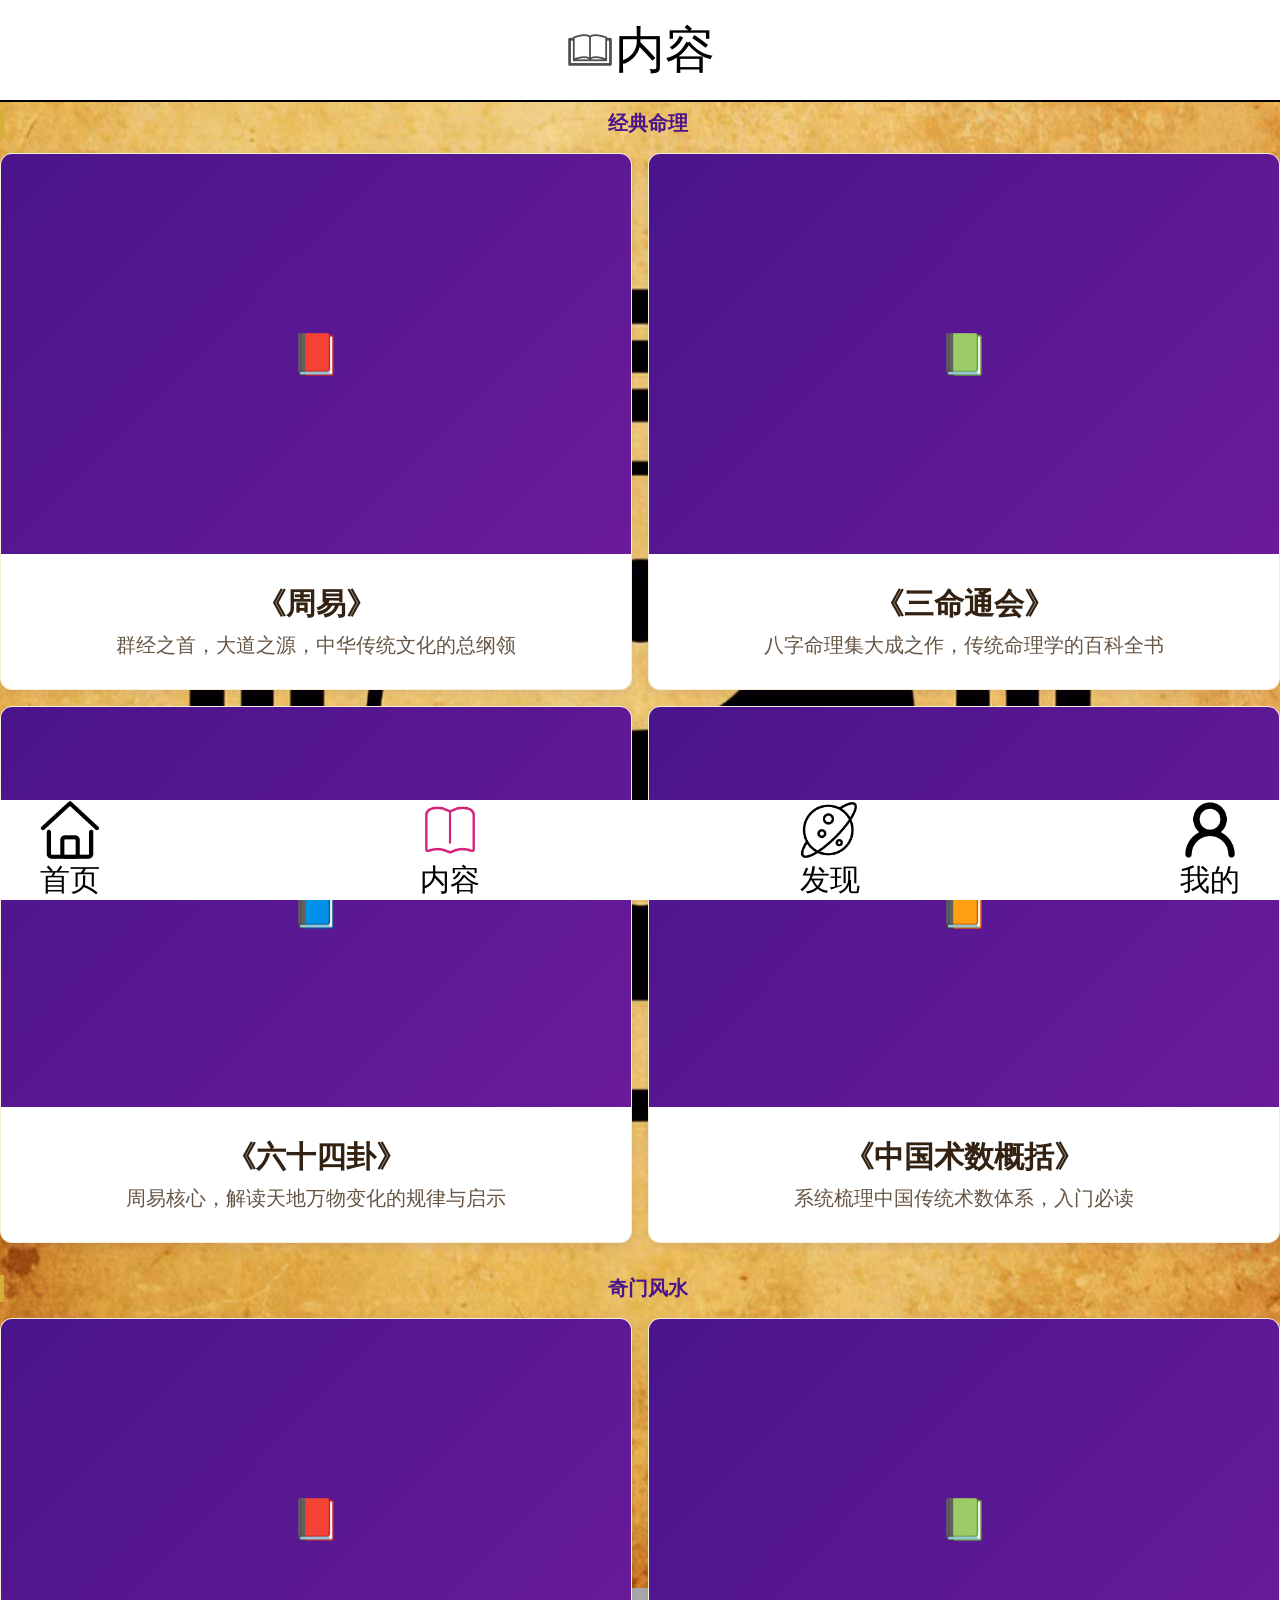
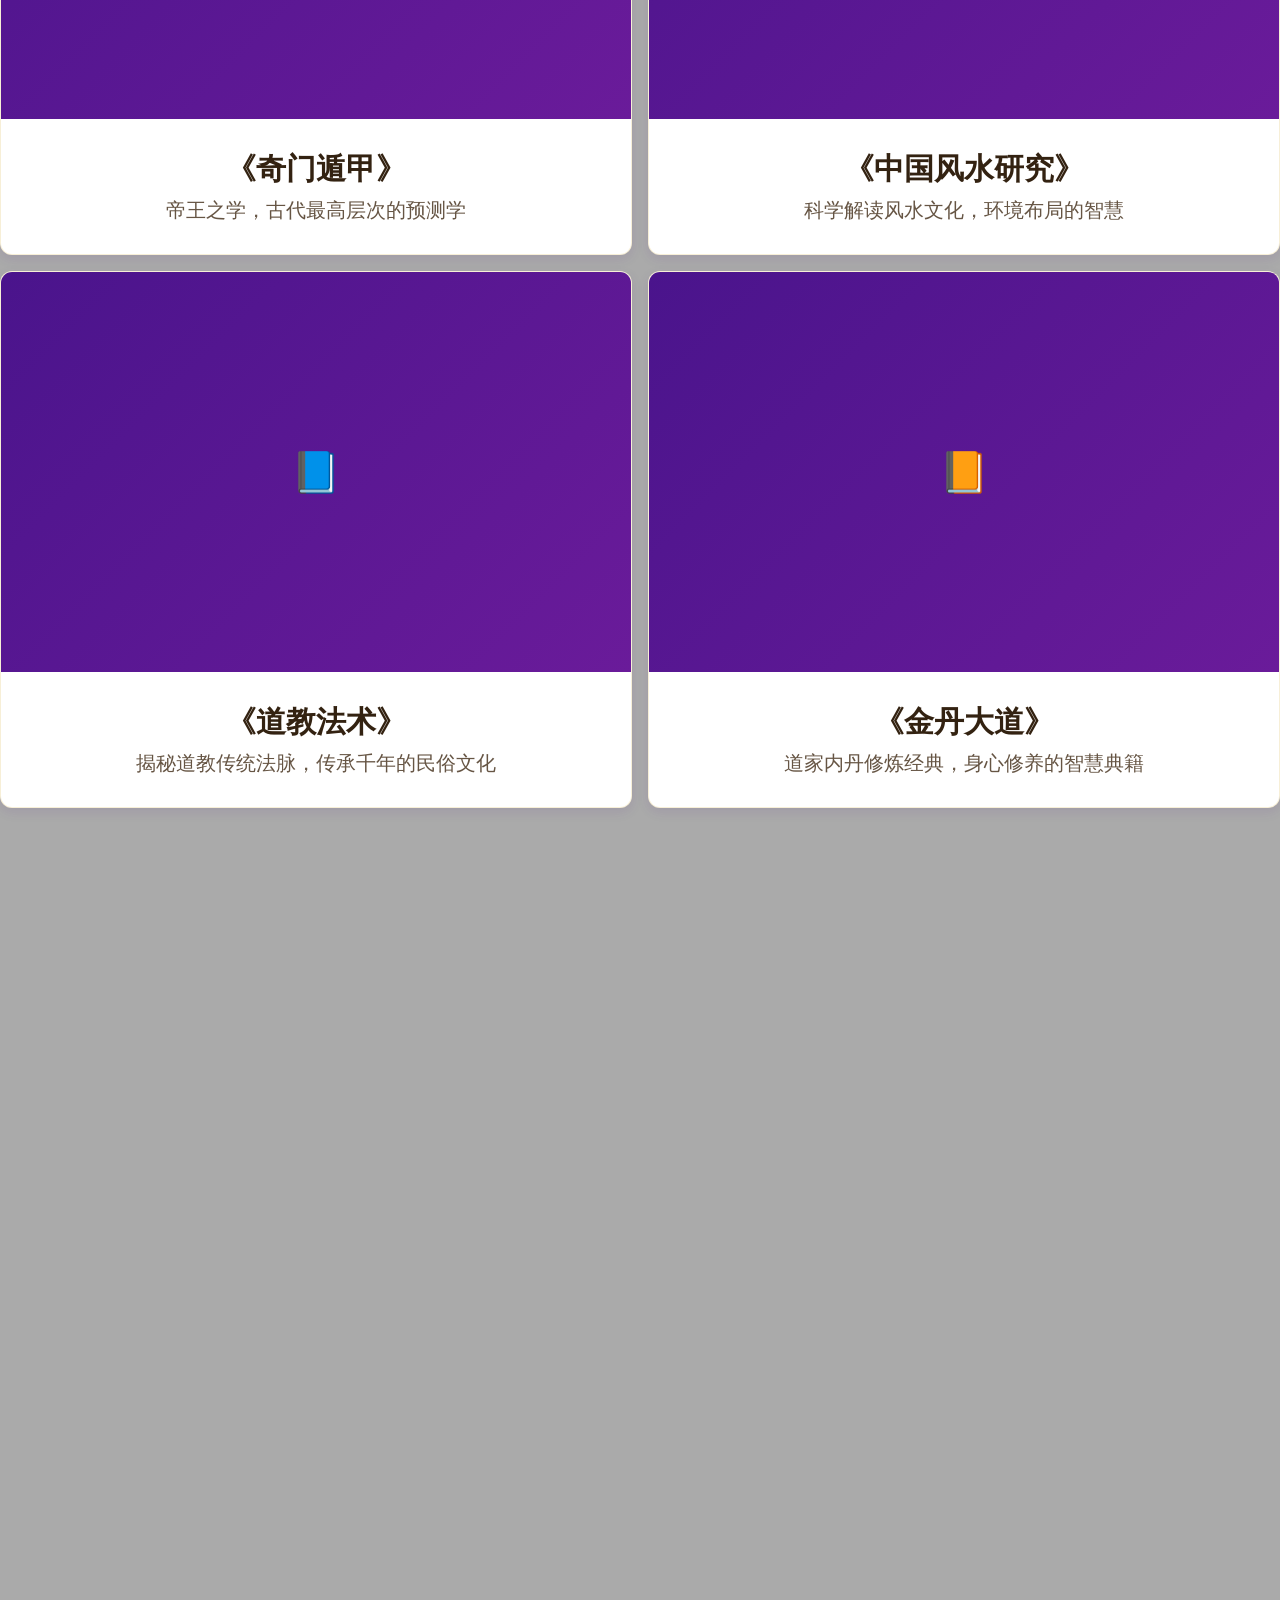
<file: 中国话术概括/feed.html>
<!DOCTYPE html>
<html>
	<head>
		<meta charset="utf-8">
		<title>内容</title>
		
		<link rel="stylesheet" type="text/css" href="css/index.css"/>
		<link rel="stylesheet" type="text/css" href="css/quanju.css"/>
		
	</head>
	<body class="body">
		<div class="max_div">
		<img src="fonts/shu.png" ><p>内容</p>
		</div>
		
		<div style="height: 100px;"></div>
		
		<div class="uiop" style="height: 8000px;">
		
		                <div class="content-category">
		                    <h2 class="category-title">经典命理</h2>
		                    <div class="book-list">
		                        <div class="book-card">
		                            <a href="#"><div class="book-cover">📕</div></a>
		                            <div class="book-info">
		                                <h3 class="book-title">《周易》</h3>
		                                <p class="book-desc">群经之首，大道之源，中华传统文化的总纲领</p>
		                            </div>
		                        </div>
		                        <div class="book-card">
		                            <a href="#"><div class="book-cover">📗</div></a>
		                            <div class="book-info">
		                                <h3 class="book-title">《三命通会》</h3>
		                                <p class="book-desc">八字命理集大成之作，传统命理学的百科全书</p>
		                            </div>
		                        </div>
		                        <div class="book-card">
		                            <a href="#"><div class="book-cover">📘</div></a>
		                            <div class="book-info">
		                                <h3 class="book-title">《六十四卦》</h3>
		                                <p class="book-desc">周易核心，解读天地万物变化的规律与启示</p>
		                            </div>
		                        </div>
		                        <div class="book-card">
		                             <a href="shuji/zhssgk.html"><div class="book-cover">📙</div></a>
		                            <div class="book-info">
		                                <h3 class="book-title">《中国术数概括》</h3>
		                                <p class="book-desc">系统梳理中国传统术数体系，入门必读</p>
		                            </div>
		                        </div>
		                    </div>
		                </div>
		
		                <div class="content-category">
		                    <h2 class="category-title">奇门风水</h2>
		                    <div class="book-list">
		                        <div class="book-card">
		                            <a href="#"><div class="book-cover">📕</div></a>
		                            <div class="book-info">
		                                <h3 class="book-title">《奇门遁甲》</h3>
		                                <p class="book-desc">帝王之学，古代最高层次的预测学</p>
		                            </div>
		                        </div>
		                        <div class="book-card">
		                            <a href="#"><div class="book-cover">📗</div></a>
		                            <div class="book-info">
		                                <h3 class="book-title">《中国风水研究》</h3>
		                                <p class="book-desc">科学解读风水文化，环境布局的智慧</p>
		                            </div>
		                        </div>
		                        <div class="book-card">
		                            <a href="#"><div class="book-cover">📘</div></a>
		                            <div class="book-info">
		                                <h3 class="book-title">《道教法术》</h3>
		                                <p class="book-desc">揭秘道教传统法脉，传承千年的民俗文化</p>
		                            </div>
		                        </div>
		                        <div class="book-card">
		                            <a href="#"><div class="book-cover">📙</div></a>
		                            <div class="book-info">
		                                <h3 class="book-title">《金丹大道》</h3>
		                                <p class="book-desc">道家内丹修炼经典，身心修养的智慧典籍</p>
		                            </div>
		                        </div>
		                    </div>
		                </div>

		</div>
		
		<div class="ii">
			<div><a href="index.html"><img src="fonts/sy_h.png" ></a><p>首页</p></div>
			<div><a href="feed.html"><img src="fonts/nr_l.png" ></a><p>内容</p></div>
			<div><a href="find.html"><img src="fonts/fx_h.png"></a><p>发现</p></div>
			<div><a href="mine.html"><img src="fonts/wd_h.png" ></a><p>我的</p></div>
		</div>
	</body>
</html>
</file>
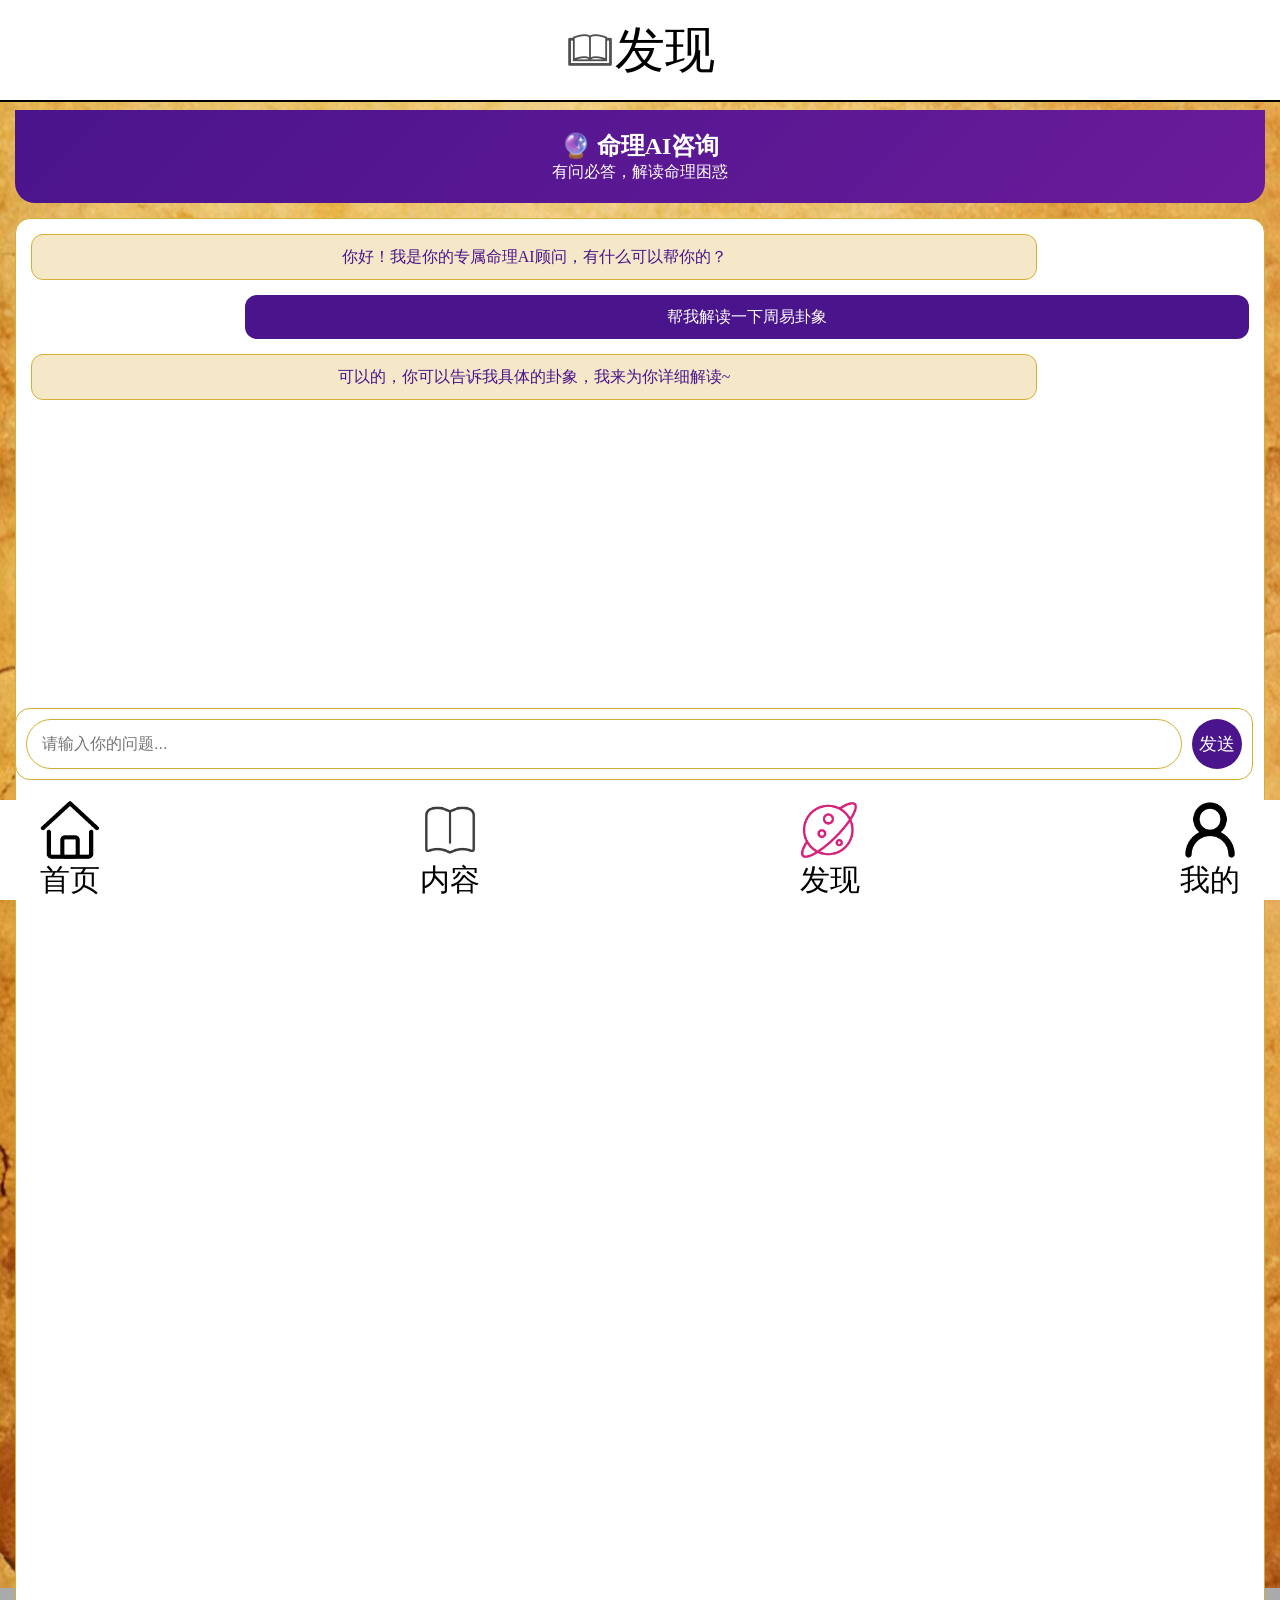
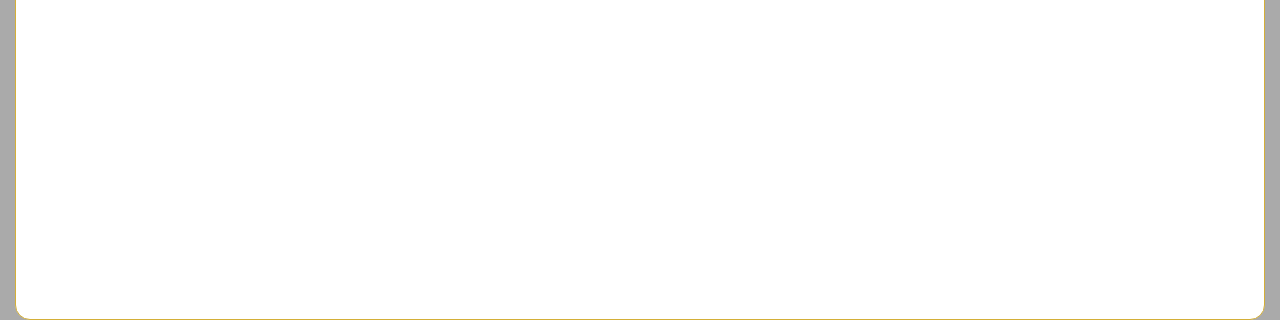
<file: 中国话术概括/find.html>
<!DOCTYPE html>
<html>
	<head>
		<meta charset="utf-8">
		<title>发现</title>
		
		<link rel="stylesheet" type="text/css" href="css/index.css"/>
		<link rel="stylesheet" type="text/css" href="css/quanju.css"/>
		
	</head>
	<body class="body">
		<div class="max_div">
		<img src="fonts/shu.png" ><p>发现</p>
		</div>
		
		<div style="height: 100px;"></div>
		
		<div class="uiop">

		 <div class="find-page">
		            <div class="page-title">
		                <h2>🔮 命理AI咨询</h2>
		                <p>有问必答，解读命理困惑</p>
		            </div>
		
		            <!-- 静态聊天展示框 -->
		            <div class="chat-box">
		                <div class="msg msg-ai">你好！我是你的专属命理AI顾问，有什么可以帮你的？</div>
		                <div class="msg msg-user">帮我解读一下周易卦象</div>
		                <div class="msg msg-ai">可以的，你可以告诉我具体的卦象，我来为你详细解读~</div>
		            </div>
		
		            <!-- 静态输入框 -->
		            <div class="input-box">
		                <input type="text" class="input-text" placeholder="请输入你的问题..." readonly>
		                <button class="send-btn">发送</button>
		            </div>
		        </div>


		</div>
		
		<div class="ii">
			<div><a href="index.html"><img src="fonts/sy_h.png" ></a><p>首页</p></div>
			<div><a href="feed.html"><img src="fonts/nr_h.png" ></a><p>内容</p></div>
			<div><a href="find.html"><img src="fonts/fx_l.png" ></a><p>发现</p></div>
			<div><a href="mine.html"><img src="fonts/wd_h.png" ></a><p>我的</p></div>
		</div>
	</body>
</html>
</file>
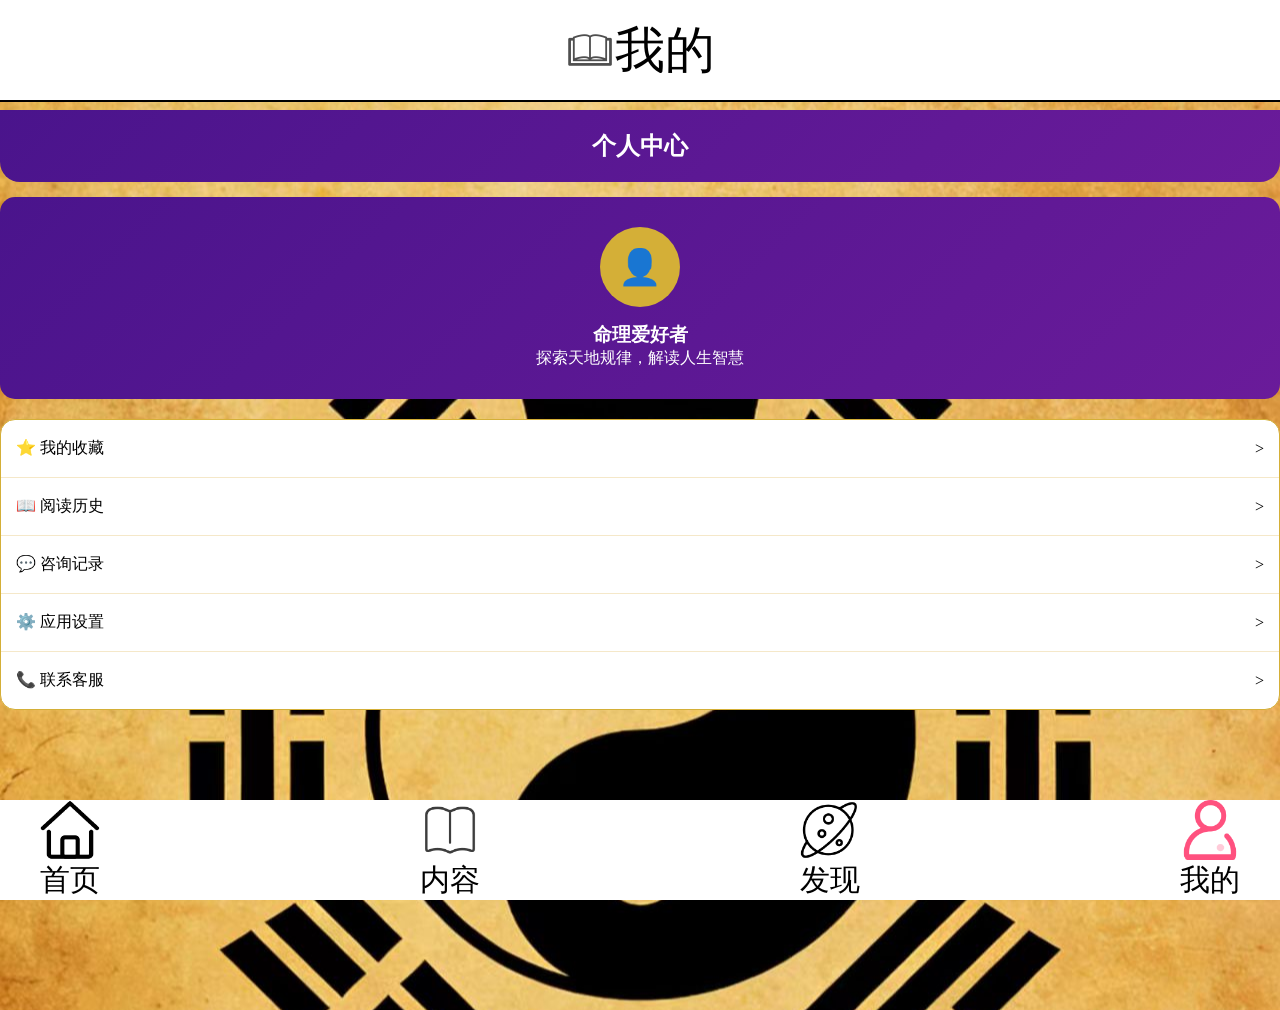
<file: 中国话术概括/mine.html>
<!DOCTYPE html>
<html>
	<head>
		<meta charset="utf-8">
		<title>我的</title>
		
		<link rel="stylesheet" type="text/css" href="css/index.css"/>
		<link rel="stylesheet" type="text/css" href="css/quanju.css"/>
		
	</head>
	<body class="body">
		<div class="max_div">
		<img src="fonts/shu.png" ><p>我的</p>
		</div>
		
		<div style="height: 100px;"></div>
		
		<div class="uiop">
	
		   <div class="page-title">
		          <h2>个人中心</h2>
		      </div>
		  
		      <div class="user-info">
		          <div class="avatar">👤</div>
		          <h3>命理爱好者</h3>
		          <p>探索天地规律，解读人生智慧</p>
		      </div>
		  
		      <div class="menu-list">
		          <div class="menu-item">
		              <span>⭐ 我的收藏</span>
		              <span>></span>
		          </div>
		          <div class="menu-item">
		              <span>📖 阅读历史</span>
		              <span>></span>
		          </div>
		          <div class="menu-item">
		              <span>💬 咨询记录</span>
		              <span>></span>
		          </div>
		          <div class="menu-item">
		              <span>⚙️ 应用设置</span>
		              <span>></span>
		          </div>
		          <div class="menu-item">
		              <span>📞 联系客服</span>
		              <span>></span>
		          </div>
		      </div>
		 
		</div>
		
		<div class="ii">
			<div><a href="index.html"><img src="fonts/sy_h.png" ></a><p>首页</p></div>
			<div><a href="feed.html"><img src="fonts/nr_h.png" ></a><p>内容</p></div>
			<div><a href="find.html"><img src="fonts/fx_h.png" ></a><p>发现</p></div>
			<div><a href="mine.html"><img src="fonts/wd_l.png" ></a><p>我的</p></div>
		</div>
	</body>
</html>
</file>
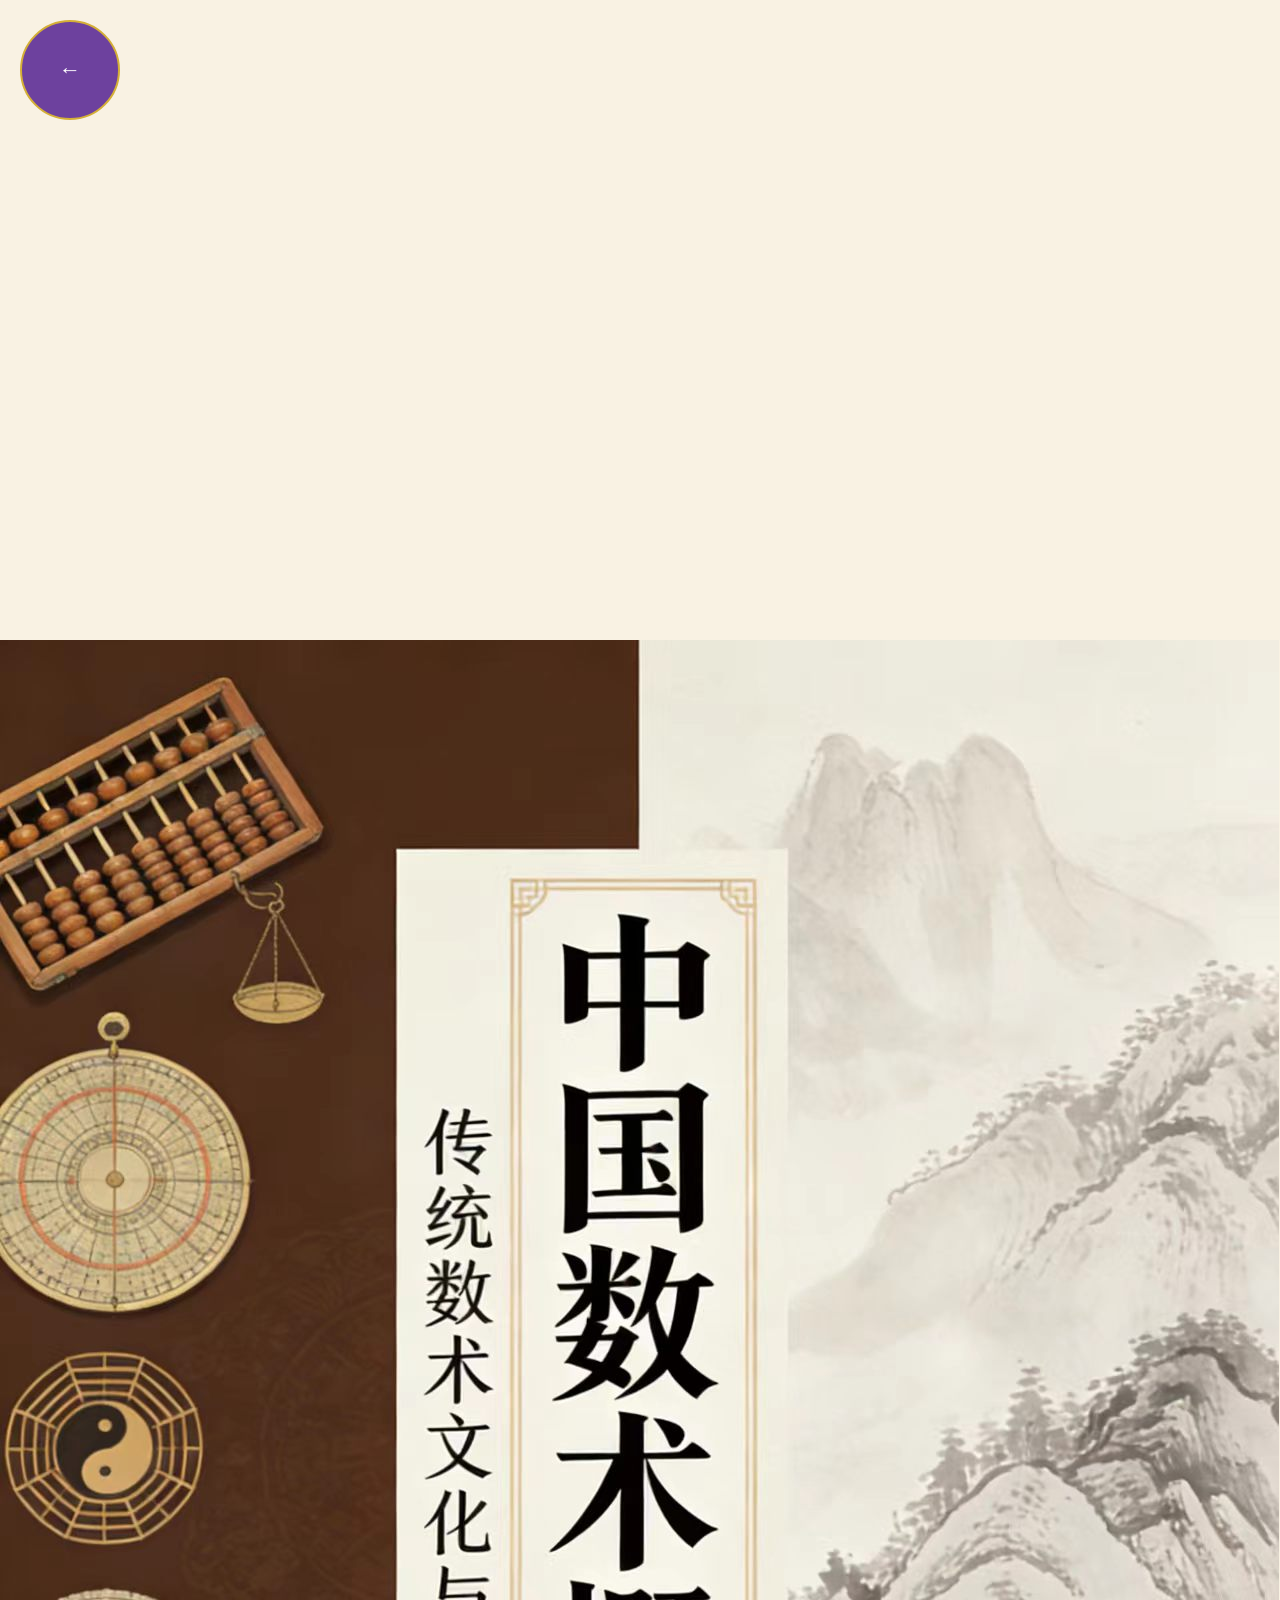
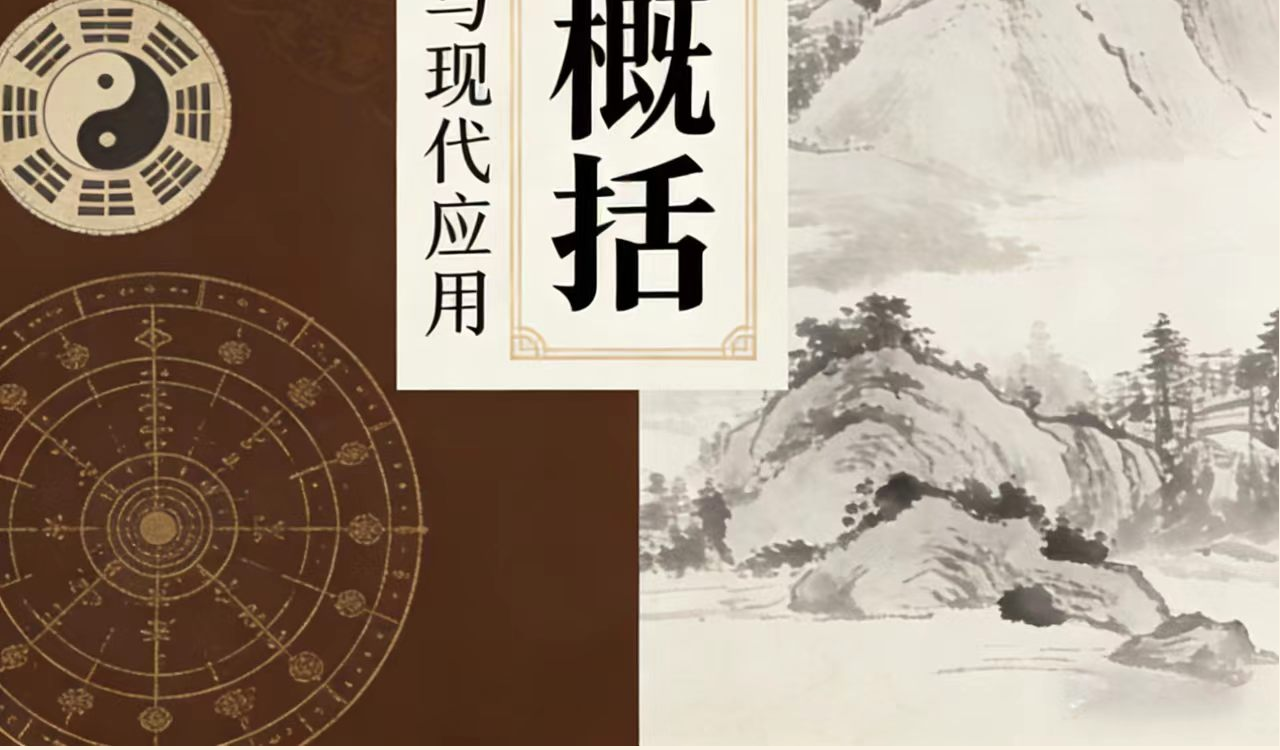
<file: 中国话术概括/shuji/zhssgk.html>
<!DOCTYPE html>
<html>
	<head>
		<meta charset="utf-8">
		<title>《中国术数概括》</title>
	</head>
	<body>

	  <!-- 返回按钮（仅UI） -->
	    <a href="../feed.html"><div class="back-btn">←</div></a>
	    <!-- 全屏图片容器 -->
	    <div class="img-box">
	        <img id="switchImg" src="../fonts/zgssgk.jpg" alt="点击切换">
	    </div>
	
	    <script>
	        // 图片列表（保持不变）
	        const imgList = [
	            "../fonts/zgssgk/01%20%20(1).png",
	            "../fonts/zgssgk/01%20%20(2).png",
	            "../fonts/zgssgk/01%20%20(3).png",
	            "../fonts/zgssgk/01%20%20(4).png",
	            "../fonts/zgssgk/01%20%20(5).png",
	            "../fonts/zgssgk/01%20%20(6).png",
	            "../fonts/zgssgk/01%20%20(7).png",
	            "../fonts/zgssgk/01%20%20(8).png",
	            "../fonts/zgssgk/01%20%20(9).png",
	            "../fonts/zgssgk/01%20%20(10).png",
	            "../fonts/zgssgk/01%20%20(11).png",
	            "../fonts/zgssgk/01%20%20(12).png"
	        ];
	
	        let currentIndex = 0;
	        const imgElement = document.getElementById("switchImg");
	
	        // 点击切换图片功能（完全不变）
	        imgElement.addEventListener("click", function() {
	            currentIndex++;
	            if (currentIndex >= imgList.length) {
	                currentIndex = 0;
	            }
	            imgElement.src = imgList[currentIndex];
	        });
	    </script>

	</body>
</html>

<style>
        * {
            margin: 0;
            padding: 0;
            box-sizing: border-box;
        }
        /* 全屏基础样式 */
        body {
            background-color: #F9F2E3;
            /* 取消页面边距，实现全屏 */
            margin: 0;
            overflow: hidden;
        }
        /* 图片容器：全屏铺满 */
        .img-box {
            width: 100vw;
            height: 100vh;
            cursor: pointer;
            transition: transform 0.2s;
            position: relative;
			margin-top: 50%;
        }
        /* 点击缩放效果保留 */
        .img-box:active {
            transform: scale(0.98);
        }
        /* 图片全屏铺满，不变形 */
        #switchImg {
            /* 铺满屏幕并裁剪多余部分，保证全屏 */
            object-fit: cover;
        }

        /* ========== 返回按钮（仅UI，无功能） ========== */
        .back-btn {
            position: fixed;
            top: 20px;
            left: 20px;
            width: 100px;
            height: 100px;
            border-radius: 50%;
            background: rgba(74, 20, 140, 0.8);
            border: 2px solid #D4AF37;
            color: #fff;
            font-size: 22px;
            display: flex;
            align-items: center;
            justify-content: center;
            /* 悬浮在图片最上方 */
            z-index: 999;
        }
    </style>
</file>
<file: jdH5(流式布局)/css/index.css>
body {
    width: 100%;
    max-width: 640px;
    min-width: 320px;
    margin: 0 auto;
    font-family: -apple-system, Helvetica, sans-serif;
    font-size: 14px;
    line-height: 1.5;
    color: #666;
}

a {
    color: #666;
    text-decoration: none;
}

img {
    vertical-align: middle;
}

ul {
    margin: 0;
    padding: 0;
    list-style: none;
}

.app {
    height: 45px;
}

.app ul li {
    height: 45px;
    background-color: #333;
    float: left;
    text-align: center;
    line-height: 45px;
}

.app ul li:nth-child(1) {
    width: 8%;
}

.app ul li:nth-child(1) img {
    width: 10px;
}

.app ul li:nth-child(2) {
    width: 10%;
}

.app ul li:nth-child(2) img {
    width: 30px;
    vertical-align: middle;
}

.app ul li:nth-child(3) {
    width: 57%;
    color: #fff;
}

.app ul li:nth-child(4) {
    width: 25%;
    background-color: #f63515;
    color: #fff;
}

/* 搜索开始 */
.search_wrap {
    position: relative;
    width: 100%;
    height: 44px;
    line-height: 44px;
    min-width: 640px;
    max-width: 320px;
    position: fixed;
    overflow: hidden;
}

.search_btn {
    width: 40px;
    height: 44px;
    position: absolute;
    top: 0;
    left: 0;
}

.search_btn::before {
    content: '';
    display: block;
    width: 20px;
    height: 18px;
    background: url(../images/s-btn.png) no-repeat;
    background-size: 20px 18px;
    margin-top: 14px;
    margin-left: 15px;
}

.search_login {
    width: 40px;
    height: 44px;
    position: absolute;
    top: 0;
    right: 0;
    /* padding: 8px 0 0 5px; */
    /* box-sizing: border-box; */
    color: #fff;
}

.search {
    height: 30px;
    margin-left: 50px;
    margin-right: 50px;
    border-radius: 15px;
    background-color: #fff;
    margin-top: 7px;
    position: relative;
}

.jd_icon {
    width: 20px;
    height: 15px;
    position: absolute;
    top: 8px;
    left: 13px;
    background: url(../images/jd.png) no-repeat;
    background-size: 20px, 15px;
}

.jd_icon::after {
    content: '';
    position: absolute;
    top: 0;
    left: 25px;
    display: block;
    width: 1px;
    height: 15px;
    background-color: #ccc;
}

.sou {
    width: 18px;
    height: 15px;
    background-color: pink;
    position: absolute;
    top: 7px;
    left: 50px;
    background: url(../images/jd-sprites.png) no-repeat -81px 0;
    background-size: 200px auto;
}

.slider img {
    width: 100%;
}

.brand {
    overflow: hidden;
    border-radius: 10px 10px 0 0;
}

.brand div {
    width: 33.33%;
    float: left;
}

.brand div img {
    width: 100%;
}

nav a {
    float: left;
    width: 20%;
    text-align: center;
}

nav a img {
    width: 40px;
    margin: 10px 0;
}

nav a span {
    display: block;
}

.news img {
    width: 100%;
}

.news a {
    float: left;
}

.news a:nth-child(1) {
    width: 50%;
}

.news a:nth-child(2) {
    width: 25%;
}

.news a:nth-child(3) {
    width: 25%;
}
</file>
<file: m-bibi/less/index.css>
* {
  margin: 0;
  padding: 0;
  box-sizing: border-box;
  -webkit-font-smoothing: antialiased;
  -webkit-tap-highlight-color: rgba(0, 0, 0, 0);
}

body {
  font-family: Helvetica Neue, Tahoma, Arial, PingFangSC-Regular, Hiragino Sans GB, Microsoft Yahei, sans-serif;
}

a {
  color: #333;
  text-decoration: none;
}

img {
  vertical-align: middle;
  width: 100%;
  height: 100%;
}

ul {
  list-style: none;
}

.ellipsis-2 {
  overflow: hidden;
  text-overflow: ellipsis;
  display: -webkit-box;
  -webkit-line-clamp: 2;
  -webkit-box-orient: vertical;
}

.suspension {
  position: fixed;
  top: 0;
  left: 0;
  width: 100%;
  z-index: 999;
  background-color: #fff;
}

.suspension .m-navbar {
  padding: 0 3.2vmin 0 4.8vmin;
  display: flex;
  justify-content: space-between;
  height: 11.73333333vmin;
  align-items: center;
}

.suspension .m-navbar .logo i {
  font-size: 7.46666667vmin;
  color: #fb7299;
}

.suspension .m-navbar .right {
  display: flex;
}

.suspension .m-navbar .right .search {
  color: #ccc;
}

.suspension .m-navbar .right .search i {
  font-size: 5.86666667vmin;
}

.suspension .m-navbar .right .face {
  width: 6.4vmin;
  height: 6.4vmin;
  border-radius: 50%;
  overflow: hidden;
  margin: 0 5.33333333vmin;
}

.suspension .m-navbar .right .app-btn {
  width: 19.2vmin;
  height: 6.4vmin;
}

.suspension .channel-menu {
  position: relative;
  height: 10.66666667vmin;
  display: flex;
  justify-content: space-between;
  align-items: center;
  border-bottom: 1px solid #e7e7e7;
}

.suspension .channel-menu .tabs {
  flex: 1;
  overflow: hidden;
}

.suspension .channel-menu .tabs .tabs-list {
  display: flex;
}

.suspension .channel-menu .tabs .tabs-list a {
  padding: 0 4.26666667vmin;
  white-space: nowrap;
  font-size: 3.73333333vmin;
  height: 10.66666667vmin;
  line-height: 10.66666667vmin;
}

.suspension .channel-menu .tabs .tabs-list .line {
  position: absolute;
  left: 4.26666667vmin;
  bottom: 0;
  width: 7.46666667vmin;
  height: 0.53333333vmin;
  background-color: #fb7299;
}

.suspension .channel-menu .after {
  width: 10.66666667vmin;
  height: 10.4vmin;
  text-align: center;
  line-height: 10.4vmin;
  background-color: #fff;
  color: #ccc;
}

.suspension .channel-menu .after i {
  font-size: 5.33333333vmin;
}

.m-home {
  padding: 22.66666667vmin 1.33333333vmin;
}

.m-home .video-list {
  display: flex;
  flex-wrap: wrap;
}

.m-home .video-list .video-item {
  width: 50%;
  padding: 2.13333333vmin 1.33333333vmin;
}

.m-home .video-list .video-item .card {
  position: relative;
  height: 25.86666667vmin;
}

.m-home .video-list .video-item .count {
  position: absolute;
  left: 0;
  bottom: 0;
  width: 100%;
  height: 7.2vmin;
  padding: 0 1.33333333vmin;
  display: flex;
  justify-content: space-between;
  align-items: center;
  font-size: 3.2vmin;
  color: #fff;
  background-image: linear-gradient(transparent, rgba(0, 0, 0, 0.5));
}

.m-home .video-list .video-item .title {
  margin-top: 1.33333333vmin;
  font-size: 3.2vmin;
}

.app {
  position: fixed;
  left: 0;
  bottom: 8vmin;
  width: 100%;
  height: 10.13333333vmin;
}

.app .btn_app {
  margin: 0 5.33333333vmin;
  height: 10.13333333vmin;
  background-color: #fb7299;
  border-radius: 5.06666667vmin;
  text-align: center;
  line-height: 10.13333333vmin;
  color: #fff;
  box-shadow: 10px 10px 10px -4px black;
}
</file>
<file: m-bibi/fonts/iconfont.css>
@font-face {
    font-family: iconfont;
    src: url(./iconfont.eot);
    src: url(./iconfont.eot#iefix) format("embedded-opentype"), url(./iconfont.woff) format("woff"), url(./iconfont.ttf) format("truetype"), url(./iconfont.svg#iconfont) format("svg")
}

.iconfont {
    font-family: iconfont!important;
    font-size: 4.26667vw;
    font-style: normal;
    -webkit-font-smoothing: antialiased;
    -moz-osx-font-smoothing: grayscale
}

.like2:before {
    content: "\e636"
}

.Blocked:before {
    content: "\e635"
}

.dianying:before {
    content: "\e634"
}

.huancun:before {
    content: "\e631"
}

.qingxidu:before {
    content: "\e632"
}

.dianzan:before {
    content: "\e633"
}

.Like:before {
    content: "\e630"
}

.History:before {
    content: "\e68d"
}

.fanju:before {
    content: "\e62f"
}

.ic_up:before {
    content: "\e741"
}

.notice:before {
    content: "\e62e"
}

.loading:before {
    content: "\eee3"
}

.guanbi:before {
    content: "\e62d"
}

.icon_fenqudaohang_paihangbang:before {
    content: "\e737"
}

.gengduo1:before {
    content: "\e602"
}

.live:before {
    content: "\e62c"
}

.ic_vip_badge:before {
    content: "\e62b"
}

.ic_popular:before {
    content: "\e62a"
}

.general_pulldown_s:before {
    content: "\e6eb"
}

.general_pullup_s:before {
    content: "\e6ec"
}

.icon_comment:before {
    content: "\e629"
}

.icon_download:before {
    content: "\e626"
}

.icon_share:before {
    content: "\e627"
}

.icon_fav:before {
    content: "\e628"
}

.general_complete:before {
    content: "\e625"
}

.ic_add1:before {
    content: "\e624"
}

.ic_female:before {
    content: "\e623"
}

.ic_male:before {
    content: "\e622"
}

.info_warning:before {
    content: "\e621"
}

.ic_userlevel_3:before {
    content: "\e61a"
}

.ic_userlevel_2:before {
    content: "\e61b"
}

.ic_userlevel_5:before {
    content: "\e61c"
}

.ic_userlevel_4:before {
    content: "\e61d"
}

.ic_userlevel_1:before {
    content: "\e61e"
}

.ic_userlevel_6:before {
    content: "\e61f"
}

.error:before {
    content: "\e620"
}

.icon_xinxi_pinglunshu:before {
    content: "\e618"
}

.icon_xinxi_yuedushu:before {
    content: "\e619"
}

.icon_shipin_danmushu:before {
    content: "\e616"
}

.icon_shipin_bofangshu:before {
    content: "\e617"
}

.ic_search_tab:before {
    content: "\e615"
}

.Navbar_logo:before {
    content: "\e614"
}
</file>
<file: shoping/css/base.css>
/* 把我们所有标签的内外边距清零 */
* {
    margin: 0;
    padding: 0;
    /* css3盒子模型 */
    box-sizing: border-box;
}
/* em 和 i 斜体的文字不倾斜 */
em,
i {
    font-style: normal
}
/* 去掉li 的小圆点 */
li {
    list-style: none
}

img {
    /* border 0 照顾低版本浏览器 如果 图片外面包含了链接会有边框的问题 */
    border: 0;
    /* 取消图片底侧有空白缝隙的问题 */
    vertical-align: middle
}

button {
    /* 当我们鼠标经过button 按钮的时候，鼠标变成小手 */
    cursor: pointer
}

a {
    color: #666;
    text-decoration: none
}

a:hover {
    color: #c81623
}

button,
input {
    /* "\5B8B\4F53" 就是宋体的意思 这样浏览器兼容性比较好 */
    font-family: Microsoft YaHei, Heiti SC, tahoma, arial, Hiragino Sans GB, "\5B8B\4F53", sans-serif;
    /* 默认有灰色边框我们需要手动去掉 */
    border: 0; 
    outline: none;
}

body {
    /* CSS3 抗锯齿形 让文字显示的更加清晰 */
    -webkit-font-smoothing: antialiased;
    background-color: #fff;
    font: 12px/1.5 Microsoft YaHei, Heiti SC, tahoma, arial, Hiragino Sans GB, "\5B8B\4F53", sans-serif;
    color: #666
}

.hide,
.none {
    display: none
}
/* 清除浮动 */
.clearfix:after {
    visibility: hidden;
    clear: both;
    display: block;
    content: ".";
    height: 0
}

.clearfix {
    *zoom: 1
}
</file>
<file: shoping/css/common.css>
/* 声明字体图标 */
@font-face {
    font-family: 'icomoon';
    src:  url('../fonts/icomoon.eot?tomleg');
    src:  url('../fonts/icomoon.eot?tomleg#iefix') format('embedded-opentype'),
      url('../fonts/icomoon.ttf?tomleg') format('truetype'),
      url('../fonts/icomoon.woff?tomleg') format('woff'),
      url('../fonts/icomoon.svg?tomleg#icomoon') format('svg');
    font-weight: normal;
    font-style: normal;
    font-display: block;
  }
/* 版心 */
.w {
	width: 1200px;
	margin: 0 auto;
}
.fl {
	float: left;
}
.fr {
	float: right;
}
.style_red {
	color: #C81623;
}
/* <!-- 快捷导航模块 --> */
.shortcut {
	height: 31px;
	line-height: 31px;
	background-color: #f1f1f1;
}
.shortcut ul li {
	float: left;
}
/* 选择所以偶数小li */
.shortcut .fr ul li:nth-child(even){
	width: 1px;
	height: 12px;
	background-color: #666666;
	margin: 9px 15px 0;
}
.arrow-icon::after {
	content: '\e91e';
	font-family: 'icomoon';
	margin-left: 6px;
}
/* header头部制作 */
.header {
	position: relative;
	height: 105px;
	/* background-color: pink; */
}
.logo {
	position: absolute;
	top: 25px;
	width: 171px;
	height: 61px;
	/* background-color: skyblue; */
}
.logo a {
	display: block;
	width: 171px;
	height: 61px;
	background: url(../images/logo.png) no-repeat;
	font-size: 0;
}
.search {
	position: absolute;
	top: 25px;
	left: 346px;
	width: 538px;
	height: 36px;
	border: 2px solid #b1191a;
}
.search input {
	float: left;
	width: 454px;
	height: 32px;
	padding-left:10px ;
}
.search button {
	font-size: 16px;
	color: #FFFFFF;
	float: left;
	width: 80px;
	height: 32px;
	background-color: #b1191a;
}
.hotwords {
	position: absolute;
	top: 66px;
	left: 346px;
}
.hotwords a {
	margin: 0 10px;
}
.shopcar {
	position: absolute;
	top: 25px;
	right: 60px;
	width: 140px;
	height: 35px;
	line-height: 35px;
	text-align: center;
	border: 1px solid #dfdfdf;
	background-color: #f7f7f7;
}
.shopcar::before {
	content: '\e93a';
	font-family: 'icomoon';
	margin-right: 5px;
	color: #B1191A;
}
.shopcar::after {
	content: '\e920';
	font-family: 'icomoon';
	margin-left: 10px;
}
.count {
	position: absolute;
	top: -5px;
	right: 20px;
	height: 14px;
	line-height: 14px;
	color: #FFFFFF;
	background-color: #B1191A;
	padding: 0 5px;
	border-radius: 7px 7px 7px 0;
}
.nev {
	height: 47px;
	border-bottom: 2px solid #B1191A;
}
.nev .dropdown {
	float:left;
	width: 210px;
	height: 45px;
	background-color: #B1191A;
}
.nev .navitems {
	float:left;
}
.dropdown .dt {
	width: 100%;
	height: 100%;
	color: #FFFFFF;
	text-align: center;
	line-height: 45px;
	font-size: 16px;
}
.dropdown .dd {
	/* display: none; */
	width: 210px;
	height: 465px;
	background-color: #C81623;
	margin-top: 1px;
}
.dropdown .dd ul li {
	position: relative;
	height: 31px;
	line-height: 31px;
	margin-left: 2px;
	padding-left: 10px;
}
.dropdown .dd ul li:hover {
	background-color: #FFFFFF;
}
.dropdown .dd ul li::after {
	position: absolute;
	top: 1px;
	right: 5px;
	color: #FFFFFF;
	font-family: 'icomoon';
	content: '\e920';
	font-size: 14px;
}
.dropdown .dd ul li:hover a {
	color: #B1191A;
}
.dropdown .dd ul li a {
	font-size: 14px;
	color: #FFFFFF;
}
.navitems ul li {
	float: left;
}
.navitems ul li a {
	display: block;
	height: 45px;
	line-height: 45px;
	padding: 0 25px;
	font-size: 16px;
}

/* 底部模块制作 */
.footer {
	height: 415px;
	background-color: #f5f5f5;
	padding-top: 30px;
}
.mod_service {
	height: 80px;
	border-bottom: 1px solid gray;
}
.mod_service ul li {
	float: left;
	width: 300px;
	height: 50px;
	/* background-color: pink; */
	padding-left: 35px;
}
.mod_service ul li h5 {
	float: left;
	width: 50px;
	height: 50px;
	background: url(../images/icons.png) no-repeat -252px -3px;
	margin-right: 8px;
}
.service_txt h4 {
	font-size: 14px;
}
.service_txt p {
	font-size: 12px;
}
.mod_help {
	height: 185px;
	border-bottom:1px solid #ccc ;
	padding-top: 20px;
	padding-left: 50px;
}
.mod_help dl dt {
	font-size: 16px;
}
.mod_help dl dt dd {
	font-size: 12px;
}
.mod_help dl {
	float: left;
	width: 200px;
}
.mod_help dl:last-child {
	width: 90px;
	text-align: center;
}
.links {
	margin: 15px 183px;
}
.links a {
	padding: 10px 0;
	display: inline-block;
}
.copyright {
	margin: 15px 200px;
}
.copybotton {
	margin: 15px 466px;
}
</file>
<file: shoping/css/index.css>
.main {
	width: 980px;
	height: 455px;
	margin-left: 220px;
	margin-top: 10px;
}
.focus {
	position: relative;
	width: 721px;
	height: 455px;
	float: left;
	background-color: purple;
}
.prev {
	position: absolute;
	top: 215px;
	left: 0;
	width: 20px;
	height: 30px;
	background-color: rgba(0, 0, 0, 0.3);
	border-radius: 0 20px 20px 0;
	color: #ffffff;
}
.prev_right {
	position: absolute;
	top: 215px;
	right: 0;
	width: 20px;
	height: 30px;
	background-color: rgba(0, 0, 0, 0.3);
	border-radius: 20px 0 0 20px;
	color: #ffffff;
}
.newsflash {
	width: 250px;
	height: 455px;
	float: right;
	/* background-color: #B1191A; */
}
.news {
	height: 165px;
	border: 1px dotted #e4e4e4;
}
.new-hd {
	line-height: 33px;
	padding: 0 15px;
	height: 33px;
	border-bottom: 1px dotted #e4e4e4;
}
.new-hd h5 {
	font-size: 14 px;
	float: left;
}
.new-hd .more {
	float: right;
}
.new-hd .more::after {
	font-family: 'icomoon';
	content: '\e920';
}
.new-bd ul {
	padding-top: 5px;
	padding-left: 15px;
}
.new-bd ul li {
	height: 24px;
	line-height: 24px;
	overflow: hidden;
	white-space: nowrap;
	text-overflow: ellipsis;
}
.lifeservice {
	overflow: hidden;
	height: 209px;
	border: 1px solid #e4e4e4;
	border-top: 0;
}
.lifeservice ul {
	width: 252px;
}
.lifeservice ul li {
	float: left;
	width: 63px;
	height: 71px;
	border-right:1px solid #e4e4e4;
	border-bottom:1px solid #e4e4e4 ;
	text-align: center;
	padding-top: 12px;
}
.lifeservice ul li i {
	display: inline-block;
	width: 24px;
	height: 28px;
	/* background-color: pink; */
	background: url(../images/icons.png) no-repeat -19px -15px;
}
.bargin {
	margin-top: 10px;
}
.recom {
	height: 163px;
	background-color: #ebebeb;
	margin-top: 12px;
}
.recom_hd {
	float: left;
	width: 205px;
	height: 163px;
	background-color: #5c5251;
	text-align: center;
	padding-top: 30px;
}
.recom_bd {
	height: 163px;
	float: left;
}
.recom_bd ul li {
	position: relative;
	float: left;
}
.recom_bd ul li {
	width: 248px;
	height: 163px;
}
.recom_bd ul li:nth-child(-n+3)::after {
	content: '';
	position: absolute;
	right: 0;
	top: 10px;
	width: 1px;
	height: 145px;
	background-color: #ddd;
}
/* 猜你喜欢开始 */
.cnxh {
	height: 227px;
	/* background-color: #B1191A; */
}
.cnxh img {
	padding: 0px 25px;
}
.tou {
	height: 25px;
	line-height: 25px;
	/* background-color: pink; */
}
.tou .r_right {
	float: right;
}
.tou .l_liftt {
	float: left;
}


.box_hd {
	height: 30px;
	border-bottom: 2px solid #c81623;
}
.box_hd h3 {
	font-size: 18px;
	font-weight: 400px;
	float: left;
	color: #c81623;
}
.tab_list {
	float: right;
	line-height: 30px;
}
.tab_list li {
	float: left;
}
.tab_list li a {
	margin: 0 15px;
}
.floor .w {
	margin-top: 30px;
}

.box_bd {
	height: 361px;
	/* background-color: pink; */
}
.tab_list_item>div {
	float: left;
	height: 361px;
}
.col_210 {
	width: 210px;
	background-color: #f9f9f9;
	text-align: center;
}
.col_210 ul li {
	float: left;
	width: 85px;
	height: 34px;
	line-height: 34px;
	text-align: center;
	margin: 0 10px;
	border-bottom: 1px solid #ccc;
}
.col_329 {
	width: 329px;
}
.col_221 {
	width: 221px;
	border-right:1px solid #ccc;
}
.col_219 {
	width: 219px;
}
.bb {
	display: block;
	border-bottom: 1px solid  #ccc;
}
</file>
<file: 中国话术概括/css/index.css>
*{
	margin: 0;
	padding: 0;
}

a{
	text-decoration: none;
	color: #000000;
}

.body{
	background-color: #AAAAAA;
}

.max_div{
	display: flex;
	justify-content: center;
	align-items: center;
	width: 100%;
	height: 100px;
	background-color: #ffffff;
	position: fixed;
	z-index: 1;
	border-bottom: 2px solid #000000;
	font-size: 50px;
}
.max_div img{
	width: 50px;
	height: 50px;
}


.uiop{
	text-align: center;
	margin: auto;
	
	min-height: 100vh;
	background-size: cover;
	background-position: center center;
	
	/* height: 8000px; */
	width: 100%;
	/* background-color: #929292; */
	background-image: url(../fonts/bj.jpg);
	/* //不重复图片 */
	background-repeat: no-repeat;
	/* //背景保持不动 */
	background-attachment: fixed;
	/* background-size: 980px 1700px; */
	padding-top: 10px;
}

body,html{
	margin: 0;
	padding: 0;
	min-height: 100%;
}

.ii{
	width: 100%;
	/* margin: auto; */
	line-height: 100px;
	height: 100px;
	background-color: #ffffff;
	position: fixed;
	display: flex;
	justify-content: space-between;
	align-items: center;
	bottom: 0;
	box-sizing: border-box;
	padding-left: 20px;
	padding-right: 20px;
}
.ii div{
	width: 100px;
	height: 100px;
	line-height: 30px;
	font-size: 30px;
	text-align: center;
	/* background-color: #0062CC; */
}
.ii img{
	width: 60px;
	height: 60px;
}

.div1{
	width: 99%;
	background-color: #FFFFFF;
	border-radius: 2px 2px 2px 2px;
	margin: auto;
}
.div1 img{
	width: 480px;
	height: 800px;
}
.ww{
	padding-top: 5px;
}
#fl{
	width: 99%;
	background-color: #FFFFFF;
	border-radius: 2px 2px 2px 2px;
	margin: auto;
	margin-top: 5px;
	display: flex;
	align-items: center;
	font-size: 50px;
	padding-left: 10px;
	box-sizing: border-box;
}
#fl img{
	width: 50px;
	height: 50px;
}

#sm{
	width: 99%;
	/* background-color: #18b6ff; */
	border-radius: 2px 2px 2px 2px;
	margin: auto;
	padding-top: 5px;
	padding-bottom: 5px;
	display: flex;
	flex-wrap: wrap;
	padding-left: 5%;
	box-sizing: border-box;
	padding-bottom: 150px;
}
#sm div{
	width: 30%;
	height: 100px;
	line-height: 100px;
	background-color: #FFFFFF;
	border-radius: 10px 10px 10px 10px;
	margin-top: 5px;
	margin-bottom: 5px;
	margin-right: 5px;
	margin-left: 5px;
	/* 过度动画 */
	transition: 0.3s ease;
	font-size: 30px;
}
#sm div:hover{
	border: 1px solid #000000;
	transform: translateY(-8px);
	box-shadow: 0 5px 15px rgba(0,0,0,0.05);
	color: #007AFF;
}

.kk{
	margin: auto;
	width: 200px;
	height: 100px;
	border-radius: 10px 10px 10px 10px;
	background-color: #FFFFFF;
	border: 1px solid #000000;
	display: flex;
	align-items: center;
	justify-content: center;
	font-size: 40px;
	transition: 0.3s ease;
}
.kk img{
	width: 30px;
	height: 30px;
}
.kk:hover{
	border: 1px solid #000000;
	transform: translateY(-8px);
	box-shadow: 0 5px 15px rgba(0,0,0,0.05);
	color: #007AFF;
}
</file>
<file: 中国话术概括/css/quanju.css>
/* ===================== 内容页样式 ===================== */
        .page-content {
            background: linear-gradient(to bottom, #F9F2E3 0%, #F5E8C9 100%);
        }

        .content-header {
            text-align: center;
            margin-bottom: 24px;
            padding: 16px 0;
            border-bottom: 2px solid #D4AF37;
        }

        .content-header h1 {
            font-size: 28px;
            color: #4A148C;
            font-weight: 700;
            margin-bottom: 8px;
        }
		

        .content-header p {
            font-size: 14px;
            color: #665544;
        }

        .content-category {
            margin-bottom: 32px;
        }

        .category-title {
            font-size: 20px;
            color: #4A148C;
            font-weight: 600;
            margin-bottom: 16px;
            padding-left: 12px;
            border-left: 4px solid #D4AF37;
        }

        .book-list {
            display: grid;
            grid-template-columns: repeat(2, 1fr);
            gap: 16px;
        }

        .book-card {
            background-color: #fff;
            border-radius: 12px;
            overflow: hidden;
            box-shadow: 0 4px 12px rgba(74, 20, 140, 0.1);
            border: 1px solid #D4AF3733;
            transition: all 0.3s ease;
        }

        .book-card:hover {
            transform: translateY(-4px);
            box-shadow: 0 6px 16px rgba(74, 20, 140, 0.15);
        }

        .book-cover {
            width: 100%;
            height: 400px;
            background: linear-gradient(135deg, #4A148C 0%, #6A1B9A 100%);
            display: flex;
            align-items: center;
            justify-content: center;
            color: #D4AF37;
            font-size: 40px;
        }

        .book-info {
            padding: 30px;
        }

        .book-title {
            font-size: 30px;
            font-weight: 600;
            color: #332211;
            margin-bottom: 6px;
            white-space: nowrap;
            overflow: hidden;
            text-overflow: ellipsis;
        }

        .book-desc {
            font-size: 20px;
            color: #665544;
            line-height: 1.4;
            display: -webkit-box;
            -webkit-line-clamp: 2;
            -webkit-box-orient: vertical;
            overflow: hidden;
        }

        /* --------------------- 发现页（纯静态UI，无接口） --------------------- */
                .find-page {
                    padding: 0 15px;
                }
                /* 聊天区域 */
                .chat-box {
                    height: 1670px;
                    background: #fff;
                    border-radius: 15px;
                    padding: 15px;
                    overflow-y: auto;
                    border: 1px solid #D4AF37;
                }
                /* 消息气泡 */
                .msg {
                    max-width: 80%;
                    margin-bottom: 15px;
                    padding: 10px 15px;
                    border-radius: 12px;
                    line-height: 1.5;
                }
                .msg-ai {
                    background: #F5E8C9;
                    color: #4A148C;
                    border: 1px solid #D4AF37;
                }
                .msg-user {
                    background: #4A148C;
                    color: #fff;
                    margin-left: auto;
                }
                /* 输入框区域（纯样式） */
                .input-box {
                    margin-top: 15px;
                    display: flex;
                    gap: 10px;
                    padding: 10px;
                    background: #fff;
                    border-radius: 15px;
                    border: 1px solid #D4AF37;
					z-index: 999;
					position: fixed;
					bottom: 120px;
					width: 95%;
                }
                .input-text {
                    flex: 1;
                    padding: 12px 15px;
                    border: 1px solid #D4AF37;
                    border-radius: 25px;
                    outline: none;
                    font-size: 16px;
                }
                .send-btn {
                    width: 50px;
                    height: 50px;
                    border-radius: 50%;
                    background: #4A148C;
                    color: #fff;
                    border: none;
                    font-size: 18px;
                }
				
        /* 页面标题 */
        .page-title {
            text-align: center;
            padding: 20px;
            background: linear-gradient(135deg, #4A148C, #6A1B9A);
            color: #fff;
            border-radius: 0 0 20px 20px;
            margin-bottom: 15px;
        }
        /* 用户信息 */
        .user-info {
            background: linear-gradient(135deg, #4A148C, #6A1B9A);
            text-align: center;
            padding: 30px 20px;
            border-radius: 15px;
            color: #fff;
            margin-bottom: 20px;
        }
        .avatar {
            width: 80px;
            height: 80px;
            background: #D4AF37;
            border-radius: 50%;
            margin: 0 auto 15px;
            display: flex;
            align-items: center;
            justify-content: center;
            font-size: 35px;
        }
        /* 菜单列表 */
        .menu-list {
            background: #fff;
            border-radius: 15px;
            border: 1px solid #D4AF37;
        }
        .menu-item {
            padding: 18px 15px;
            border-bottom: 1px solid #F5E8C9;
            display: flex;
            justify-content: space-between;
            align-items: center;
        }
        .menu-item:last-child {
            border-bottom: none;
        }
        .menu-item span {
            font-size: 16px;
        }
</file>
<file: 学成在线study/stylex.css>
* {
    margin: 0;
    padding: 0;
}

.w {
    width: 1200px;
    margin: auto;
}

body {
    background-color: #f3f5f7;
    height: 3000px;
}

a {
    list-style: none;
    text-decoration: none;
}


li {
    list-style: none;
    height: 40px;
    padding-right: 20px;
    float: left;
    line-height: 40px;
    border-bottom: 3px solid hidden;
}

.xiao3 {
    padding-right: 0px;
}

.nav ul li a {
    text-decoration: none;
    color: #000000;
}

.nav ul li a:hover {
    border-bottom: 3px solid rgb(0, 170, 255);
}

.header {
    height: 42px;
    /* background-color: pink; */
    margin: 30px auto;
}

.logo {
    width: 198px;
    height: 42px;
    /* background-color: blueviolet; */
    float: left;
}

.nav {
    float: left;
    margin-left: 60px;
}

/* logo、导航栏制作结束 */

/* search搜索模块制作 */
.search {
    float: left;
    width: 412px;
    height: 42px;
    /* background-color: skyblue; */
    margin-left: 50px;
}

.search input {
    width: 345px;
    height: 40px;
    border: 1px solid #00a4ff;
    border-right: none;
    color: #bfbfbf;
    font-size: 14px;
    padding-left: 15px;
    float: left;
}

.search button {
    width: 50px;
    height: 42px;
    background-color: blue;
    /* 搜索默认有边框去除↓ */
    border: 0;
    float: left;
}

/* 搜索模块结束！！ */
.user {
    float: right;
    margin-right: 30px;
    font-size: 14px;
    color: 666;
}

.user img {
    vertical-align: middle;
}

.banner {
    height: 421px;
    background-color: #1c036c;
}

.banner .w {
    height: 421px;
    /* background-color: pink; */
    background-image: url(banner2.png);
}

.subav {
    float: left;
    width: 190px;
    height: 421px;
    background: rgba(0, 0, 0, 0.3)
        /* background-color: pink; */
}

.subav ul li {
    width: 150px;
    height: 45px;
    line-height: 45px;
    padding: 0 20px;
}

.subav ul li a {
    color: #ffffff;
    font-size: 14px;
    text-decoration: none;
}

.subav ul li a:hover {
    color: #10dbff;
}

.subav ul li a span {
    float: right;
}

.course {
    width: 230px;
    height: 300px;
    background-color: rgb(255, 255, 255);
    float: right;
    margin-top: 50px;
}

.course h2 {
    color: #ffffff;
    height: 48px;
    line-height: 48px;
    text-align: center;
    background-color: skyblue;
}

.bd {
    padding: 0 20px;
}

.bd ul li h4,
p {
    /* background-color: rgb(216, 10, 45); */
    line-height: 15px;
    color: #655f5f;
}

.bd ul li {
    margin-top: 18px;
    font-size: 17px;
    border-bottom: 1px solid #655f5f;
}


.bd .lj {
    clear: both;
    display: block;
    height: 38px;
    border: 1px solid #00a4ff;
    line-height: 38px;
    text-align: center;
    text-decoration: none;
    color: #00a4ff;
    margin-top: 5px;
}

.goos {
    height: 60px;
    background-color: #ffffff;
    box-shadow: 0 2px 3px 3px rgba(0, 0, 0, 0.1);
    margin-top: 10px;
    line-height: 60px;
}

.gooe h3 {
    float: left;
    margin-left: 30px;
    color: #00a4ff;
}

.gooe ul {
    float: left;
    margin-left: 30px;
}

.gooe ul li {
    line-height: 60px;
}

.gooe ul li a {
    padding-left: 30px;
    padding-right: 30px;
    border-left: 1px solid #ccc;
    color: #000;
}

.gooe ul li a:hover {
    color: #46ee13;
}

.gooe .mod {
    float: right;
    margin-right: 30px;
    font-size: 14px;
    color: #00a4ff;
}

.box {
    margin-top: 30px;
}

.box-hd {
    height: 45px;
}

.box-hd h3 {
    float: left;
    font-size: 20px;
    color: #494949;
}

.box-hd a {
    float: right;
    font-size: 12px;
    color: #a5a5a5;
    margin-top: 10px;
    margin-right: 30px;
}


.box-bd ul {
    width: 1225px;
}

.box-bd ul li {
    width: 208px;
    height: 270px;
    background-color: rgb(255, 255, 255);
    float: left;
    margin-right: 15px;
    margin-bottom: 15px;
    position: relative;
    transition: all 0.5s;
    /* box-shadow: 10px 10px 10px -4px black; */
}

.box-bd ul li:hover {
    box-shadow: 10px 10px 10px -4px black;
    transform: translate(0px, -5px);
}

.box-bd ul li>img {
    width: 110%;
}

.box-bd ul li em {
    position: absolute;
    top: 4px;
    right: -4px;
}

.box-bd ul li h4 {
    margin: 20px 20px 20px 25px;
    font-size: 14px;
    color: #050505;
    /* background-color: #00a4ff; */
    line-height: 14px;
}

.box-bd .info {
    margin: 0 20px 0 25px;
    font-size: 12px;
    color: #999;
}

.box-bd .info span {
    color: #ff7c2d;
}

.footer {
    height: 415px;
    /* background-color: pink; */
    clear: both;
}

.w {
    padding-top: -4px;
}

.copyright {
    float: left;
}

.copyright p {
    font-size: 12px;
    color: 666;
    margin: 20px 0 20px 0;
}

.copyright a {
    display: block;
    width: 118px;
    height: 33px;
    border: 1px solid #00a4ff;
    color: #00a4ff;
    text-align: center;
    padding-top: 7px;
}

.links {
    float: right;
}

.w .links {
    height: 120px;
    /* background-color: #00a4ff; */
}

.links dl,
.xx,
.zz {
    float: left;
    padding: 0 50px 0 50px;
}

.links dl {
    font-size: 17px;
    color: #000;
    font-weight: 400;
}

.links dl dd,
a {
    color: #817979;
    font-size: 12px;
    padding-top: -30px;
}

.links dl dd,
a:hover {
    color: skyblue;
}
</file>
<file: 携程H5/css/index.css>
body {
    max-width: 540px;
    min-width: 320px;
    margin: 0 auto;
    font: normal 14px/1.5 Tahoma, "Lucida Grande", Verdana, "Microsoft Yahei", STXihei, hei;
    color: #000;
    background: #f2f2f2;
    overflow-x: hidden;
    -webkit-tap-highlight-color: transparent;
}

a {
    color: #222;
}

ul {
    list-style: none;
    margin: 0;
    padding: 0;
}

a {
    text-decoration: none;
}

div {
    box-sizing: border-box;
}

/* 搜索模块 */
.search-index {
    position: fixed;
    top: 0;
    left: 50%;
    -webkit-transform: translateX(-50%);
    transform: translateX(-50%);
    width: 100%;
    min-width: 320px;
    max-width: 540px;
    height: 44px;
    /* background-color: pink; */
    display: flex;
    border-top: 1px solid #ccc;
    border-bottom: 1px solid #ccc;
    background-color: #f6f6f6;

}

.search {
    position: relative;
    flex: 1;
    height: 26px;
    line-height: 26px;
    border: 1px solid #ccc;
    font-size: 12px;
    color: #666;
    margin: 7px 10px;
    border-radius: 5px;
    box-shadow: 0 2px 4px rgba(0, 0, 0, .2);
}

.search::before {
    content: '';
    position: absolute;
    top: 5px;
    left: 5px;
    width: 15px;
    height: 15px;
    background: url(../images/sprite.png) no-repeat -59px -279px;
    background-size: 104px auto;
}

.user {
    width: 44px;
    height: 44px;
    /* background-color: purple; */
    font-size: 12px;
    text-align: center;
    color: #2eaae0;
}

.user::before {
    content: '';
    display: block;
    width: 23px;
    height: 23px;
    background: url(../images/sprite.png) no-repeat -59px -194px;
    background-size: 104px auto;
    margin: 4px auto -2px;
}

/* 焦点图 */
.focus {
    padding-top: 44px;
}

.focus img {
    width: 100%;
}

/* 5个盒子 */
.local-nav {
    display: flex;
    height: 64px;
    background-color: #fff;
    border-radius: 8PX;
    margin: 3px 4px;
}

.local-nav li {
    flex: 1;
}

.local-nav a {
    display: flex;
    flex-direction: column;
    align-items: center;
    font-size: 12px;
}

.local-nav li [class^="local-nav-icon"] {
    margin-top: 8px;
    width: 32px;
    height: 32px;
    /* background-color: pink; */
    background: url(../upload/localnav_bg.png) no-repeat 0 0;
    background-size: 32px auto;
}

.local-nav li .local-nav-icon-icon2 {
    background-position: 0 -32PX;
}

.local-nav li .local-nav-icon-icon3 {
    background-position: 0 -64PX;
}

.local-nav li .local-nav-icon-icon4 {
    background-position: 0 -96PX;
}

.local-nav li .local-nav-icon-icon5 {
    background-position: 0 -128PX;
}

/* nav */
.nav {
    /* overflow: hidden; */
    margin: 0 4px 3px;
    /* border-radius: 8px; */
}

.nav-common {
    display: flex;
    height: 88px;
    background-color: pink;
}

.nav-common:nth-child(2) {
    margin: 3px 0;
}

.nav-items {
    flex: 1;
    display: flex;
    flex-direction: column;
}

.nav-items a {
    flex: 1;
    text-align: center;
    line-height: 44px;
    color: #fff;
    font-size: 14px;
    text-shadow: 1px 1px rgba(0, 0, 0, .2);
}

.nav-items a:nth-child(1) {
    border-bottom: 1px solid #fff;
}

.nav-items:nth-child(1) a {
    border: 0;
    background: url(../images/hotel.png) no-repeat bottom center;
    background-size: 121px auto;
}

.nav-items:nth-child(-n+2) {
    border-right: 1px solid #fff;
}

.nav-common:nth-child(1) {
    background: -webkit-linear-gradient(left, #fa5a55, #fa994d);
}

.nav-common:nth-child(2) {
    background: -webkit-linear-gradient(left, #4b90ed, #53bced);
}

.nav-common:nth-child(3) {
    background: -webkit-linear-gradient(left, #34c2a9, #6cd559);
}

/* 四个圆角 */
.nav-common:nth-child(1) {
    border-radius: 8px 8px 0 0;
}

.nav-common:nth-child(3) {
    border-radius: 0 0 8px 8px;
}

/* 四个圆角 */
/* subnav-entry */
.subnav-entry {
    border-radius: 8px;
    background-color: #fff;
    margin: 0 4px;
    display: flex;
    flex-wrap: wrap;
    padding: 5px 0;
}

.subnav-entry li {
    flex: 20%;
}

.subnav-entry a {
    display: flex;
    flex-direction: column;
    align-items: center;
}

.subnav-entry-icon {
    width: 28px;
    height: 28px;
    background-color: pink;
    margin-top: 4px;
    background: url(../images/subnav-bg.png) no-repeat;
    background-size: 28px auto;
}

/* sales-box */
.sales-box {
    background-color: #fff;
    border-top: 1px solid #ccc;
    margin: 4px;
}

.sales-hd {
    height: 44px;
    border-bottom: 1px solid #ccc;
    position: relative;
}

.sales-hd h2 {
    position: relative;
    text-indent: -9999px;
    overflow: hidden;
}

.sales-hd h2::after {
    position: absolute;
    top: 8px;
    left: 20px;
    content: '';
    width: 79px;
    height: 15px;
    /* background-color: pink; */
    background: url(../images/hot.png) no-repeat 0 -20px;
    background-size: 79px auto;
}

.more {
    position: absolute;
    top: 0px;
    right: 5px;
    background: -webkit-linear-gradient(left, #ff506c, #ff6bc6);
    border-radius: 15px;
    padding: 3px 20px 3px 10px;
    color: #fff;
}

.more::after {
    content: '';
    position: absolute;
    top: 9px;
    right: 9px;
    width: 7px;
    height: 7px;
    border-top: 2px solid #fff;
    border-right: 2px solid #fff;
    transform: rotate(45deg);
}

.row {
    display: flex;
}

.row a {
    flex: 1;
    border-bottom: 1px solid #eee;
}

.row a:nth-child(1) {
    border-right: 1px solid #ccc;
}

.row a img {
    width: 100%;
}

/* 底部 */
.btm-nav {
    margin-top: 8px;
    height: 64px;
    display: flex;
    border-top: 1px solid #ccc;
    border-bottom: 1px solid #ccc;
    background-color: #fff;
}

.btm-nav li {
    flex: 1;
}

.btm-nav a {
    display: flex;
    flex-direction: column;
    align-items: center;
    font-size: 12px;
}

.btm-nav li [class^="btm-nav-icon"] {
    margin-top: 8px;
    width: 32px;
    height: 32px;
    /* background-color: pink; */
    background: url(../upload/localnav_bg.png) no-repeat 0 0;
    background-size: 32px auto;
}
</file>
<file: 苏宁案例rem/css/index.css>
a {
  text-decoration: none;
}
html {
  font-size: 50px;
}
@media screen and (min-width: 320px) {
  html {
    font-size: 21.33333333px;
  }
}
@media screen and (min-width: 360px) {
  html {
    font-size: 24px;
  }
}
@media screen and (min-width: 375px) {
  html {
    font-size: 25px;
  }
}
@media screen and (min-width: 384px) {
  html {
    font-size: 25.6px;
  }
}
@media screen and (min-width: 400px) {
  html {
    font-size: 26.66666667px;
  }
}
@media screen and (min-width: 414px) {
  html {
    font-size: 27.6px;
  }
}
@media screen and (min-width: 424px) {
  html {
    font-size: 28.26666667px;
  }
}
@media screen and (min-width: 480px) {
  html {
    font-size: 32px;
  }
}
@media screen and (min-width: 540px) {
  html {
    font-size: 36px;
  }
}
@media screen and (min-width: 720px) {
  html {
    font-size: 48px;
  }
}
@media screen and (min-width: 750px) {
  html {
    font-size: 50px;
  }
}
body {
  min-width: 320px;
  width: 15rem;
  margin: 0 auto;
  line-height: 1.5;
  font-family: Arial, Helvetica;
  background: #f2f2f2;
}
.search-content {
  display: flex;
  position: fixed;
  top: 0;
  left: 50%;
  transform: translateX(-50%);
  width: 15rem;
  height: 1.76rem;
  background-color: #ffc001;
}
.search-content .classify {
  width: 0.88rem;
  height: 1.4rem;
  margin: 0.22rem 0.5rem 0.14rem 0.48rem;
  background: url(../image/classify.png) no-repeat;
  background-size: 0.88rem 1.4rem;
}
.search-content .search {
  flex: 1;
}
.search-content .search input {
  outline: none;
  width: 100%;
  height: 1.32rem;
  border-radius: 0.66rem;
  border: 0;
  background-color: #fff2cc;
  margin-top: 0.24rem;
  font-size: 0.5rem;
  padding-left: 1.1rem;
  color: #757575;
}
.search-content .login {
  width: 1.5rem;
  height: 1.4rem;
  line-height: 1.4rem;
  margin: 0.2rem;
  font-size: 0.5rem;
  text-align: center;
  color: #fff;
}
.banner {
  width: 15rem;
  height: 7.36rem;
}
.banner img {
  width: 100%;
  height: 100%;
}
.ad {
  display: flex;
}
.ad a {
  flex: 1;
}
.ad a img {
  width: 100%;
}
nav {
  width: 15rem;
}
nav a {
  float: left;
  width: 3rem;
  height: 2.8rem;
  text-align: center;
}
nav a img {
  display: block;
  width: 1.64rem;
  height: 1.64rem;
  margin: 0.2rem auto 0;
}
nav a span {
  font-size: 0.5rem;
  color: #333;
}
</file>
<file: 黑马面面/css/index.css>
body {
  min-width: 320px;
  max-width: 750px;
  margin: 0 auto;
  background-color: #f2f4f7;
}
a {
  text-decoration: none;
  color: #707070;
}
@media screen and (min-width: 750px) {
  html {
    font-size: 37.5px !important;
  }
}
.warp {
  background-color: #fff;
  padding-bottom: 1.1467rem;
}
.header {
  height: 2.1333rem;
  line-height: 2.1333rem;
  text-align: center;
  border-bottom: 1px solid #eaeaea;
  font-size: 0.9333rem;
  color: #1c1c1c;
}
.nav {
  display: flex;
  flex-wrap: wrap;
  padding: 1.2rem 0 1.6rem 0;
}
.nav .item {
  display: flex;
  width: 33.33%;
  flex-direction: column;
  align-items: center;
}
.nav .item img {
  width: 3.7067rem;
  height: 3.7067rem;
}
.nav .item span {
  font-size: 0.6667rem;
  color: #707070;
}
.nav .item:nth-child(-n+3) {
  margin-bottom: 1.6533rem;
}
.go {
  margin: 0 0.266667rem 0 0.48rem;
}
.content {
  padding: 1.0667rem 0.64rem;
  background-color: #fff;
  margin-top: 0.2667rem;
  overflow: hidden;
}
.content .con-hd {
  height: 1.0133rem;
  line-height: 1.0133rem;
  display: flex;
  justify-content: space-between;
  margin-bottom: 0.9067rem;
}
.content .con-hd h4 {
  margin: 0;
  font-size: 0.7467rem;
  color: #333;
}
.content .con-hd h4 .icono {
  display: inline-block;
  width: 1.0133rem;
  height: 1.0133rem;
  vertical-align: middle;
}
.content .con-hd .more {
  font-size: 0.5867rem;
  color: #999;
}
.get_job_focus {
  position: relative;
}
.get_job_focus .swiper-container {
  width: 100%;
  height: 100%;
  width: 14.4rem;
}
.get_job_focus .swiper-slide {
  text-align: center;
  font-size: 18px;
  background: #fff;
  /* Center slide text vertically */
  display: -webkit-box;
  display: -ms-flexbox;
  display: -webkit-flex;
  display: flex;
  flex-direction: column;
  transition: 300ms;
  transform: scale(0.8);
  opacity: 0.4;
}
.get_job_focus .swiper-slide a {
  width: 9.0133rem;
  height: 10.0267rem;
}
.get_job_focus .swiper-slide a img {
  width: 100%;
  height: 100%;
}
.get_job_focus p {
  width: 9.0133rem;
  font-size: 0.6667rem;
  margin-top: 0.64rem;
  color: #333;
}
.get_job_focus .swiper-slide-active,
.get_job_focus .swiper-slide-duplicate-active {
  transform: scale(1);
  z-index: 999;
  opacity: 1;
}
.study_con {
  padding-bottom: 3.7333rem;
}
.study .swiper-slide {
  font-size: 18px;
  background: #fff;
  width: 7.7333rem;
  height: 9.0667rem;
  background-color: #fff;
  border-radius: 10px;
  box-shadow: 0 0px 10px rgba(0, 0, 0, 0.1);
}
h5 {
  font-size: 0.6933rem;
  margin: 0;
  font-weight: 400;
  margin: 0.5333rem 0;
  padding: 0 0.2667rem;
}
p {
  font-size: 0.6933rem;
  color: #ff4400;
  padding: 0 0.2667rem;
}
.footer {
  position: fixed;
  left: 0;
  bottom: 0;
  width: 100%;
  height: 2.9333rem;
  z-index: 999999;
  display: flex;
  padding: 0.5333rem;
  border-top: 1px solid #ccc;
  background-color: #fff;
}
.footer .item {
  flex: 1;
  display: flex;
  flex-direction: column;
  align-items: center;
}
.footer .item img {
  width: 1.04rem;
  height: 1.0933rem;
}
.footer .item p {
  font-size: 0.5867rem;
  color: #666;
  margin-top: 0.2667rem;
}
</file>
<file: shoping/css/list.css>
.nav {
	overflow: hidden;
}
.sk {
	position: absolute;
	top: 40px;
	left: 190px;
	padding-left: 20px;
	border-left:1px solid red ;
}
.sk_list {
	float: left;
}
.sk_list ul li{
	float: left;
}
.sk_list ul li a {
	display: block;
	line-height: 47px;
	padding: 0 30px;
	font-size: 16px;
	font-weight: 700px;
	color: #000;
}
.sk_right ul li{
	float: left;
}
.sk_right ul li a{
	line-height: 40px;
	display: block;
	float: left;
	padding: 0 20px;
}
.sk_right ul li:last-child a::after {
	content: '\e91e';
	font-family: 'icomoon';
}

.sk_bd ul li {
	overflow: hidden;
	float: left;
	margin-right:13px;
	width: 290px;
	height: 460px;
	border: 1px solid transparent;
}
.sk_bd ul li:nth-child(4n){
	margin-right: 0;
}
.sk_bd ul li:hover {
	border: 1px solid red;
}

/* 新增 */
.clearfix h5 {
	margin: 0 10px;
}
.clearfix .bl {
	margin:10px 15px;
	float: left;
	font-size: 18px;
	color: red;
}
.clearfix .br {
	margin-top: 10px;
	padding-top: 5px;
	float: left;
	font-size: 12px;
	color: #ccc;
	text-line-through-color: #ccc;
}
.jdt {
	clear: both;
	width: 290px;
	/* background-color: #00C818; */
}

.kuang {
	float: left;
    width: 150px;
    height: 15px;
    border: 1px solid red;
    border-radius: 7px;
    padding: 1px;
}
.ll,.rr {
	padding-left: 10px;
	float: left;
}
.nei {
    width: 50%;
    height: 100%;
    background-color: red;
    transition: all .7s;
}
.btm {
	clear: both;
	background-color: #e60f00;
	text-align: center;
	color: #FFFFFF;
	padding: 20px;
	font-size: 16px;
	margin-top: 5px;
}
</file>
<file: shoping/css/register.css>
.w {
	width: 1200px;
	margin: 0 auto;
}
header {
	height: 84px;
	border-bottom: 2px solid #C81623;
	padding-top: 18px;
}
.registerarea {
	height: 522px;
	border: 1px solid #ccc;
	margin-top: 20px;
}
.registerarea h3 {
	font-size: 18px;
	font-weight: 400;
	padding: 0 10px;
	height: 42px;
	line-height: 42px;
	border-bottom: 1px solid #ccc;
	background-color: #ececec;
}
.logoin {
	float: right;
	font-size: 14px;
}
.logoin a {
	color: #c81523;
}
.reg_form {
	width: 600px;
	margin: 50px auto 0;
}
.reg_form ul li label {
	display: inline-block;
	width: 88px;
	text-align: right;
}
.reg_form ul li .inp {
	width: 242px;
	height: 37px;
	border: 1px solid #ccc;
}
.reg_form ul li {
	margin-bottom: 20px;
}
.error {
	color: #C81523;
}
.error_icon {
	width: 20px;
	height: 20px;
	background-color: #800080;
	display: inline-block;
	vertical-align: middle;
	margin-top: -2px;
	background: url(../images/error.png) no-repeat;
}
.success {
	color: #00c818;
}
.success_icon{
	width: 20px;
	height: 20px;
	background-color: #800080;
	display: inline-block;
	vertical-align: middle;
	margin-top: -2px;
	background: url(../images/success.png) no-repeat;
}
.safe {
	padding-left: 170px;
}
.safe em {
	padding: 0 12px;
	background-color: #b1045e;
	color: #FFFFFF;
}
.safe .ruo {
	background-color: #c80411;
}
.safe .zhong {
	background-color: orangered;
}
.safe .qiang  {
	background-color: greenyellow;
}
.agree {
	padding-left: 95px;
}
.agree a {
	color: #1ba1e6;
}
.agree input {
	vertical-align: middle;
}
.btn {
	width: 200px;
	height: 34px;
	background-color: #f92326;
	color: #fff;
}
.zhuce {
	padding-left: 110px;
	margin-top: 30px 0 30px 0;
}
.mod_copyright {
	text-align: center;
	padding-top: 20px;
}
.links {
	margin-bottom: 15px;
}
.links a {
	max-height: 0 3px;
}
.copyright {
	line-height: 20px;
}
</file>
